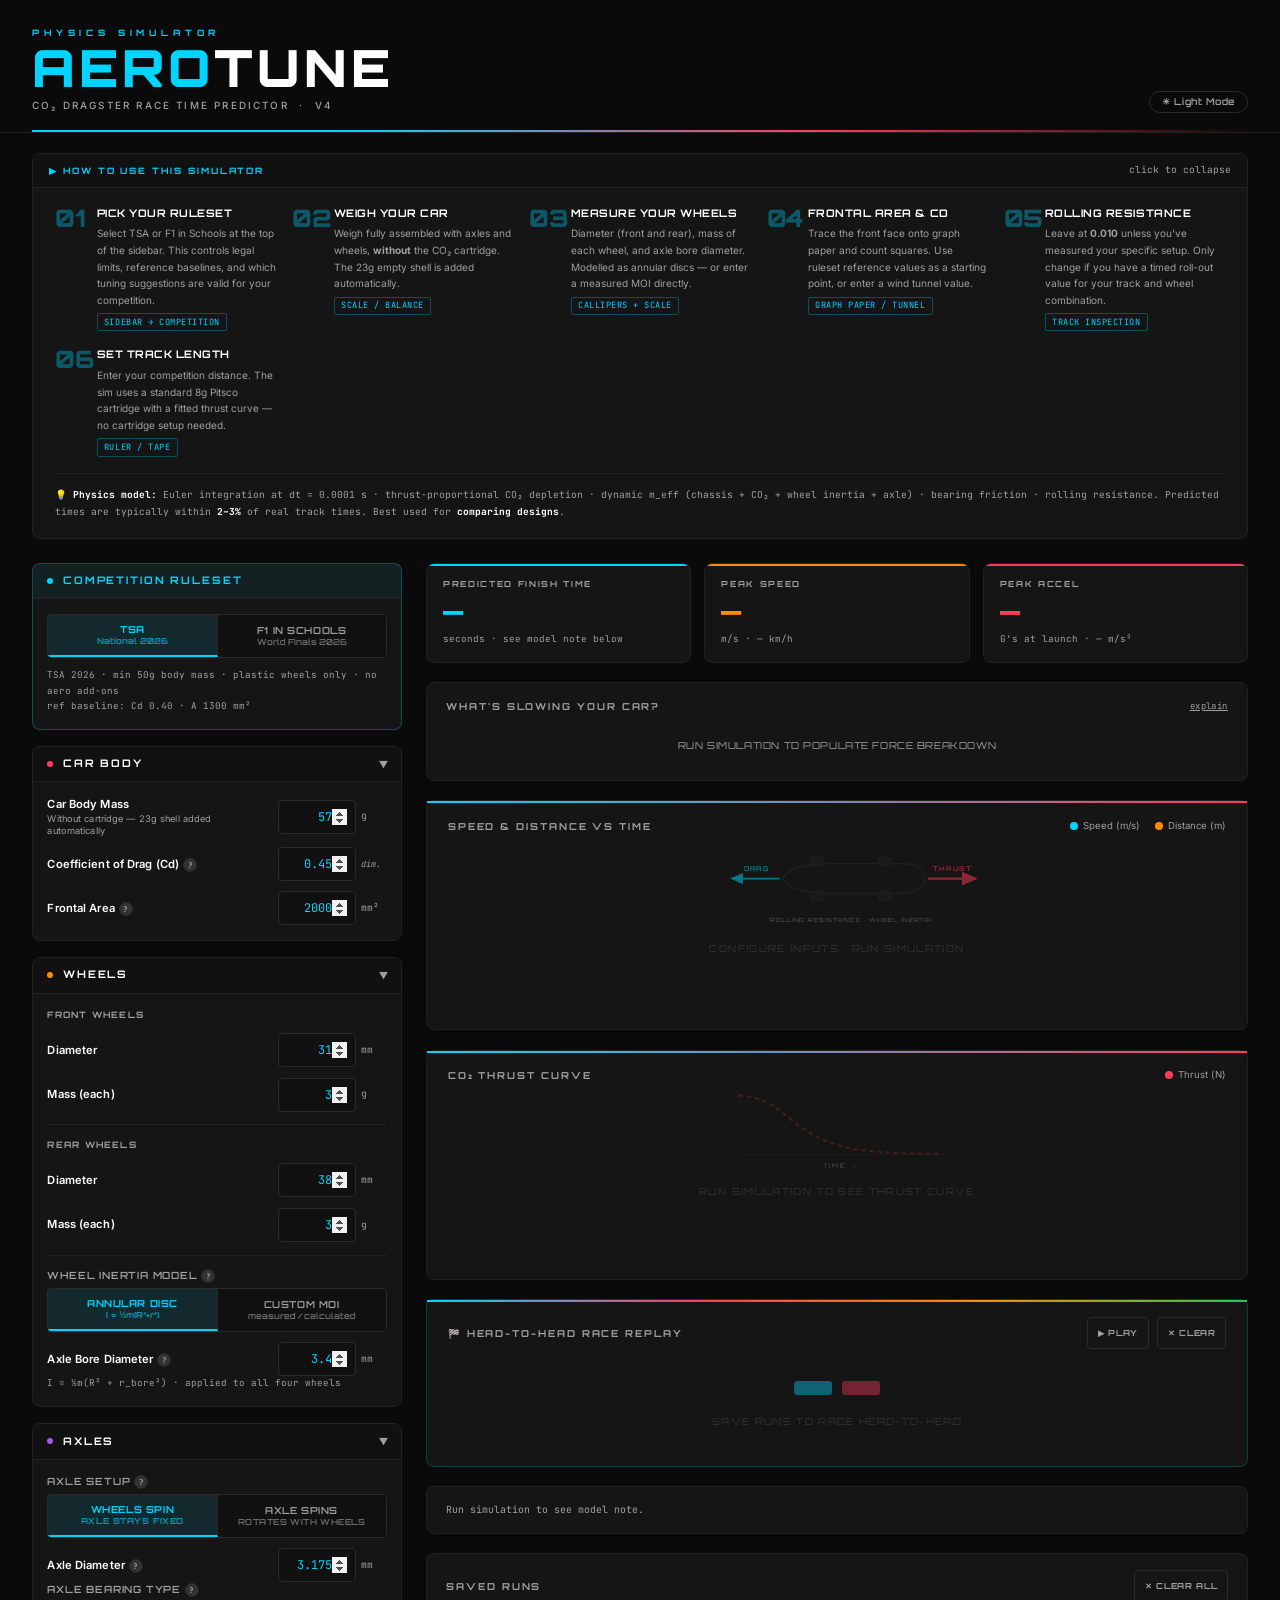
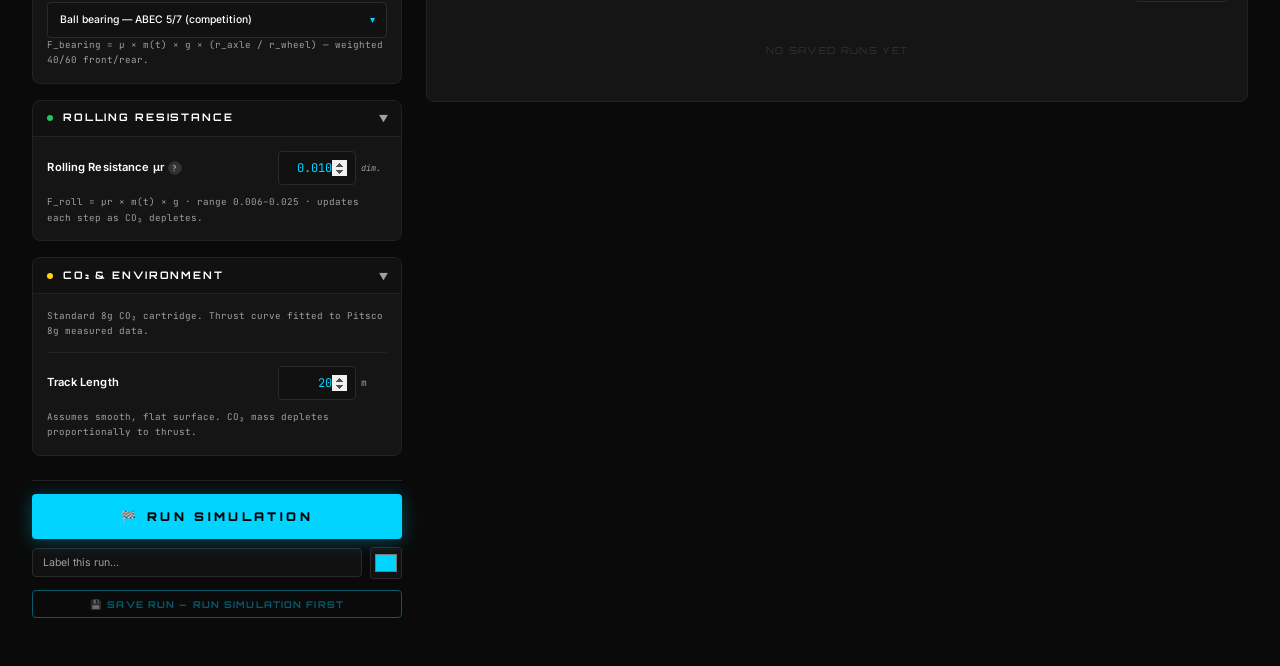
<file: index.html>
<!DOCTYPE html>
<html lang="en">
<head>
  <meta charset="UTF-8">
  <meta name="viewport" content="width=device-width, initial-scale=1.0, maximum-scale=1.0">
  <title>AeroTune — CO₂ Dragster Race Time Predictor</title>
  <meta name="description" content="Physics-based CO₂ dragster simulator for F1 in Schools and TSA competitors.">
  <link rel="canonical" href="https://JP7000.github.io/AeroTune">
  <meta property="og:title" content="AeroTune — CO₂ Dragster Race Time Predictor">
  <meta property="og:description" content="Physics-based CO₂ dragster simulator for F1 in Schools and TSA competitors.">
  <meta property="og:type" content="website">
  <meta property="og:url" content="https://JP7000.github.io/AeroTune">

  <script async src="https://www.googletagmanager.com/gtag/js?id=G-X3VV5XXW72"></script>
  <script>
    window.dataLayer=window.dataLayer||[];
    function gtag(){dataLayer.push(arguments);}
    gtag('js',new Date()); gtag('config','G-X3VV5XXW72');
  </script>
  <meta name="google-site-verification" content="DekrRBbofhLB_k5p50McFN2pv17AHm0qP8BRPqkTiJ0">

  <link rel="preconnect" href="https://fonts.googleapis.com">
  <link rel="preconnect" href="https://fonts.gstatic.com" crossorigin>
  <link href="https://fonts.googleapis.com/css2?family=Orbitron:wght@400;600;700;900&family=Inter:wght@400;500;600&family=JetBrains+Mono:wght@400;500&display=swap" rel="stylesheet">
  <link rel="stylesheet" href="style.css">
</head>
<body>

<!-- ════════ HEADER ════════ -->
<header class="header">
  <div class="header-inner">
    <div class="logo">
      <div class="logo-eyebrow">Physics Simulator</div>
      <div class="logo-title"><span class="logo-aero">AERO</span>TUNE</div>
      <div class="logo-sub">CO₂ Dragster Race Time Predictor &nbsp;·&nbsp; v4</div>
    </div>
    <button class="theme-toggle" id="theme-btn" onclick="toggleTheme()">☀ Light Mode</button>
  </div>
  <div class="header-stripe" aria-hidden="true"></div>
</header>

<!-- ════════ ONBOARDING ════════ -->
<section class="onboard">
  <div class="onboard-inner">
    <div class="onboard-header" onclick="toggleOnboard(this)" role="button" aria-expanded="true">
      <div class="onboard-tag">▶ How to use this simulator</div>
      <div class="onboard-toggle" id="onboard-toggle-label">click to collapse</div>
    </div>
    <div class="onboard-body" id="onboard-body">
      <div class="step">
        <div class="step-num">01</div>
        <div class="step-content">
          <div class="step-title">Pick your ruleset</div>
          <div class="step-desc">Select TSA or F1 in Schools at the top of the sidebar. This controls legal limits, reference baselines, and which tuning suggestions are valid for your competition.</div>
          <span class="step-tool">sidebar → competition</span>
        </div>
      </div>
      <div class="step">
        <div class="step-num">02</div>
        <div class="step-content">
          <div class="step-title">Weigh your car</div>
          <div class="step-desc">Weigh fully assembled with axles and wheels, <strong>without</strong> the CO₂ cartridge. The 23g empty shell is added automatically.</div>
          <span class="step-tool">scale / balance</span>
        </div>
      </div>
      <div class="step">
        <div class="step-num">03</div>
        <div class="step-content">
          <div class="step-title">Measure your wheels</div>
          <div class="step-desc">Diameter (front and rear), mass of each wheel, and axle bore diameter. Modelled as annular discs — or enter a measured MOI directly.</div>
          <span class="step-tool">callipers + scale</span>
        </div>
      </div>
      <div class="step">
        <div class="step-num">04</div>
        <div class="step-content">
          <div class="step-title">Frontal area &amp; Cd</div>
          <div class="step-desc">Trace the front face onto graph paper and count squares. Use ruleset reference values as a starting point, or enter a wind tunnel value.</div>
          <span class="step-tool">graph paper / tunnel</span>
        </div>
      </div>
      <div class="step">
        <div class="step-num">05</div>
        <div class="step-content">
          <div class="step-title">Rolling resistance</div>
          <div class="step-desc">Leave at <strong>0.010</strong> unless you've measured your specific setup. Only change if you have a timed roll-out value for your track and wheel combination.</div>
          <span class="step-tool">track inspection</span>
        </div>
      </div>
      <div class="step">
        <div class="step-num">06</div>
        <div class="step-content">
          <div class="step-title">Set track length</div>
          <div class="step-desc">Enter your competition distance. The sim uses a standard 8g Pitsco cartridge with a fitted thrust curve — no cartridge setup needed.</div>
          <span class="step-tool">ruler / tape</span>
        </div>
      </div>
      <div class="onboard-note">
        💡 <strong style="color:var(--text)">Physics model:</strong>
        Euler integration at dt = 0.0001 s · thrust-proportional CO₂ depletion ·
        dynamic m_eff (chassis + CO₂ + wheel inertia + axle) · bearing friction ·
        rolling resistance. Predicted times are typically within
        <strong style="color:var(--text)">2–3%</strong> of real track times.
        Best used for <strong style="color:var(--text)">comparing designs</strong>.
      </div>
    </div>
  </div>
</section>

<!-- ════════ APP LAYOUT ════════ -->
<div class="app">

  <!-- ══ SIDEBAR ══ -->
  <aside class="sidebar">

    <!-- Competition Ruleset — always visible, no collapse -->
    <div class="section-card" style="border-color:rgba(0,212,255,.3);">
      <div class="section-header" style="cursor:default;pointer-events:none;background:rgba(0,212,255,.06);">
        <div class="section-dot" style="background:var(--accent)"></div>
        <div class="section-title" style="color:var(--accent);">Competition Ruleset</div>
      </div>
      <div class="section-body">
        <div class="pill-group" role="group" aria-label="Competition ruleset">
          <button class="pill-opt active" data-target="competition" data-value="tsa" onclick="setPill(this); onCompetitionChange()">
            TSA<br><span style="font-size:.52rem;opacity:.65;text-transform:none;letter-spacing:0;">National 2026</span>
          </button>
          <button class="pill-opt" data-target="competition" data-value="f1is" onclick="setPill(this); onCompetitionChange()">
            F1 in Schools<br><span style="font-size:.52rem;opacity:.65;text-transform:none;letter-spacing:0;">World Finals 2026</span>
          </button>
        </div>
        <input type="hidden" id="competition" value="tsa">
        <div class="input-note" id="comp-note">
          TSA 2026 · min 50g body mass · plastic wheels only · no aero add-ons<br>
          ref baseline: Cd 0.40 · A 1300 mm²
        </div>
      </div>
    </div>

    <!-- Car Body -->
    <div class="section-card">
      <div class="section-header" onclick="toggleSection(this)">
        <div class="section-dot" style="background:var(--red)"></div>
        <div class="section-title">Car Body</div>
        <div class="section-arrow open" aria-hidden="true">▶</div>
      </div>
      <div class="section-body">
        <div class="input-row">
          <label for="mass">Car Body Mass<span>Without cartridge — 23g shell added automatically</span></label>
          <div class="input-wrap">
            <input type="number" id="mass" value="57" min="10" max="500" step="0.5">
            <span class="unit">g</span>
          </div>
        </div>
        <div class="input-row">
          <label for="cd-custom">Coefficient of Drag (Cd)<button class="tip-btn" onclick="toggleTip(this)" aria-label="Help">?</button></label>
          <div class="tip-box" role="tooltip">Cd measures how easily air flows around your car. Lower is faster. TSA reference baseline: 0.40. F1iS Infinitude reference baseline: 0.27.</div>
          <div class="input-wrap">
            <input type="number" id="cd-custom" value="0.45" min="0.05" max="1.5" step="0.01">
            <span class="unit" style="color:var(--muted);font-style:italic;font-size:.53rem;">dim.</span>
          </div>
        </div>
        <div class="input-row">
          <label for="frontal-override">Frontal Area<button class="tip-btn" onclick="toggleTip(this)" aria-label="Help">?</button></label>
          <div class="tip-box" role="tooltip">Cross-section area head-on. In Fusion 360: sketch on the front face, use Project to trace the outline, then check the sketch area in the bottom-right corner. TSA reference: 1300 mm². F1iS Infinitude reference: 1700 mm².</div>
          <div class="input-wrap">
            <input type="number" id="frontal-override" value="2000" min="100" max="10000" step="10">
            <span class="unit">mm²</span>
          </div>
        </div>
      </div>
    </div>

    <!-- Wheels -->
    <div class="section-card">
      <div class="section-header" onclick="toggleSection(this)">
        <div class="section-dot" style="background:var(--accent2)"></div>
        <div class="section-title">Wheels</div>
        <div class="section-arrow open" aria-hidden="true">▶</div>
      </div>
      <div class="section-body">
        <div class="subsection-label">Front Wheels</div>
        <div class="input-row">
          <label for="wf-dia">Diameter</label>
          <div class="input-wrap"><input type="number" id="wf-dia" value="31" min="5" max="80" step="0.5"><span class="unit">mm</span></div>
        </div>
        <div class="input-row">
          <label for="wf-mass">Mass (each)</label>
          <div class="input-wrap"><input type="number" id="wf-mass" value="3" min="0.1" max="30" step="0.1"><span class="unit">g</span></div>
        </div>
        <hr class="divider">
        <div class="subsection-label">Rear Wheels</div>
        <div class="input-row">
          <label for="wr-dia">Diameter</label>
          <div class="input-wrap"><input type="number" id="wr-dia" value="38" min="5" max="80" step="0.5"><span class="unit">mm</span></div>
        </div>
        <div class="input-row">
          <label for="wr-mass">Mass (each)</label>
          <div class="input-wrap"><input type="number" id="wr-mass" value="3" min="0.1" max="30" step="0.1"><span class="unit">g</span></div>
        </div>
        <hr class="divider">
        <div class="input-full">
          <label>Wheel Inertia Model<button class="tip-btn" onclick="toggleTip(this)" aria-label="Help">?</button></label>
          <div class="tip-box" role="tooltip">Annular disc calculates MOI from geometry. Custom MOI is more accurate for spoked or non-uniform wheels.</div>
          <div class="pill-group" role="group" aria-label="Wheel inertia model">
            <button class="pill-opt active" data-target="wheel-mode" data-value="annular" onclick="setPill(this); toggleWheelMode()">
              Annular Disc<br><span style="font-size:.52rem;opacity:.65;text-transform:none;letter-spacing:0;">I = ½m(R²+r²)</span>
            </button>
            <button class="pill-opt" data-target="wheel-mode" data-value="moi" onclick="setPill(this); toggleWheelMode()">
              Custom MOI<br><span style="font-size:.52rem;opacity:.65;text-transform:none;letter-spacing:0;">measured / calculated</span>
            </button>
          </div>
          <input type="hidden" id="wheel-mode" value="annular">
        </div>
        <div id="annular-opts">
          <div class="input-row">
            <label for="bore-dia">Axle Bore Diameter<button class="tip-btn" onclick="toggleTip(this)" aria-label="Help">?</button></label>
            <div class="tip-box" role="tooltip">Diameter of the hole through the centre of each wheel. I = ½m(R_outer² + R_bore²). Typical 1/8″ axle → bore ≈ 3.2–3.5 mm.</div>
            <div class="input-wrap"><input type="number" id="bore-dia" value="3.4" min="0.5" max="15" step="0.05"><span class="unit">mm</span></div>
          </div>
          <div class="input-note">I = ½m(R² + r_bore²) · applied to all four wheels</div>
        </div>
        <div id="moi-opts" style="display:none;">
          <div class="moi-unit-row">
            <span class="moi-unit-label">Units</span>
            <div class="moi-unit-toggle">
              <button id="moi-btn-gcm2" onclick="setMoiUnit('gcm2')" style="background:rgba(0,212,255,0.18);color:var(--accent);font-weight:700;">g·cm²</button>
              <button id="moi-btn-kgm2" onclick="setMoiUnit('kgm2')" style="background:var(--surface);color:var(--muted);font-weight:400;">kg·m²</button>
            </div>
          </div>
          <div class="input-row">
            <label for="moi-front">Front Wheel MOI<span>per wheel</span></label>
            <div class="input-wrap"><input type="number" id="moi-front" value="0.5" min="0.0001" max="100000" step="0.01"><span class="unit" id="moi-unit-lbl">g·cm²</span></div>
          </div>
          <div class="input-row">
            <label for="moi-rear">Rear Wheel MOI<span>per wheel</span></label>
            <div class="input-wrap"><input type="number" id="moi-rear" value="0.8" min="0.0001" max="100000" step="0.01"><span class="unit" id="moi-unit-lbl2">g·cm²</span></div>
          </div>
          <div class="input-note">m_rot_eff = 2·I_F/r_F² + 2·I_R/r_R² · diameters still required</div>
        </div>
      </div>
    </div>

    <!-- Axles -->
    <div class="section-card">
      <div class="section-header" onclick="toggleSection(this)">
        <div class="section-dot" style="background:var(--purple)"></div>
        <div class="section-title">Axles</div>
        <div class="section-arrow open" aria-hidden="true">▶</div>
      </div>
      <div class="section-body">
        <div class="input-full">
          <label>Axle Setup<button class="tip-btn" onclick="toggleTip(this)" aria-label="Help">?</button></label>
          <div class="tip-box" role="tooltip">
            <strong>Wheels spin / axle fixed:</strong> Standard. Axle press-fit into body — only wheels spin.<br><br>
            <strong>Axle spins with wheels:</strong> Both wheel and axle inertia overcome at launch. I = ½mr².
          </div>
          <div class="pill-group" role="group" aria-label="Axle setup">
            <button class="pill-opt active" data-target="axle-setup" data-value="static" onclick="setPill(this); updateAxleSetup()">
              Wheels spin<br><span style="font-size:.52rem;opacity:.65;">axle stays fixed</span>
            </button>
            <button class="pill-opt" data-target="axle-setup" data-value="dynamic" onclick="setPill(this); updateAxleSetup()">
              Axle spins<br><span style="font-size:.52rem;opacity:.65;">rotates with wheels</span>
            </button>
          </div>
          <input type="hidden" id="axle-setup" value="static">
        </div>
        <div id="axle-static-opts">
          <div class="input-row">
            <label for="axle-dia-static">Axle Diameter<button class="tip-btn" onclick="toggleTip(this)" aria-label="Help">?</button></label>
            <div class="tip-box" role="tooltip">Outside diameter of the steel axle. Standard 1/8" = 3.175 mm. Used to calculate bearing friction: F = μ × m × g × (r_axle / r_wheel).</div>
            <div class="input-wrap"><input type="number" id="axle-dia-static" value="3.175" min="1" max="10" step="0.025"><span class="unit">mm</span></div>
          </div>
          <div class="input-full">
            <label>Axle Bearing Type<button class="tip-btn" onclick="toggleTip(this)" aria-label="Help">?</button></label>
            <div class="tip-box" role="tooltip">Competition cars use ball bearings pressed into the wheel hub. The wheel spins around the fixed axle with the bearing inner race on the axle surface.</div>
            <div class="styled-select-wrap">
              <select id="mu-bore-preset" class="styled-select" onchange="applyMuBorePreset()">
                <option value="0.001">Ball bearing — ABEC 5/7 (competition)</option>
                <option value="0.003">Ball bearing — standard</option>
                <option value="0.005">Needle bearing</option>
                <option value="0.06">Flanged brass bushing</option>
                <option value="0.08">Brass bushing</option>
                <option value="0.15">PLA bore — wax / petroleum jelly</option>
                <option value="0.10">PLA bore — graphite</option>
                <option value="0.25">PLA bore — dry (no bearing)</option>
                <option value="custom">Custom μ…</option>
              </select>
            </div>
          </div>
          <div class="input-row" id="mu-bore-custom-row" style="display:none;">
            <label for="mu-bore-custom">Custom μ_bearing</label>
            <div class="input-wrap"><input type="number" id="mu-bore-custom" value="0.003" min="0.0001" max="1.0" step="0.001" oninput="syncCustomMuBore()"></div>
          </div>
          <input type="hidden" id="mu-bore" value="0.001">
          <div class="input-note">F_bearing = μ × m(t) × g × (r_axle / r_wheel) — weighted 40/60 front/rear.</div>
        </div>
        <div id="axle-dynamic-opts" style="display:none;">
          <div class="input-note" style="margin-bottom:.45rem;">Axle rotates with wheels — no bore sliding friction. Inertia penalty plus body bearing friction where the axle sits in the car body.</div>
          <div class="input-row">
            <label for="axle-dia">Axle Diameter<button class="tip-btn" onclick="toggleTip(this)" aria-label="Help">?</button></label>
            <div class="tip-box" role="tooltip">Outside diameter of the spinning axle. Standard 1/8" = 3.175 mm.</div>
            <div class="input-wrap"><input type="number" id="axle-dia" value="3.175" min="1" max="10" step="0.025"><span class="unit">mm</span></div>
          </div>
          <div class="input-row">
            <label for="axle-mass">Axle Mass<span>one axle</span></label>
            <div class="input-wrap"><input type="number" id="axle-mass" value="4.0" min="0.5" max="30" step="0.1"><span class="unit">g</span></div>
          </div>
          <div class="input-full">
            <label>Body Bearing Lubrication<button class="tip-btn" onclick="toggleTip(this)" aria-label="Help">?</button></label>
            <div class="tip-box" role="tooltip">Steel axle spinning in PLA body pocket. F = μ × m(t) × g × (r_axle / r_wheel), weighted 40/60 front/rear.</div>
            <div class="styled-select-wrap">
              <select id="mu-body-preset" class="styled-select" onchange="applyMuBodyPreset()">
                <option value="0.25">Steel on PLA — dry</option>
                <option value="0.10">Steel on PLA — graphite</option>
                <option value="0.15">Steel on PLA — wax</option>
                <option value="custom">Custom μ…</option>
              </select>
            </div>
          </div>
          <div class="input-row" id="mu-body-custom-row" style="display:none;">
            <label for="mu-body-custom">Custom μ_body</label>
            <div class="input-wrap"><input type="number" id="mu-body-custom" value="0.25" min="0.01" max="1.0" step="0.01" oninput="syncCustomMuBody()"></div>
          </div>
          <input type="hidden" id="mu-body" value="0.25">
          <div class="input-note">F_body = μ × m(t) × g × (r_axle / r_wheel) — weighted 40/60 front/rear.</div>
        </div>
      </div>
    </div>

    <!-- Rolling Resistance -->
    <div class="section-card">
      <div class="section-header" onclick="toggleSection(this)">
        <div class="section-dot" style="background:var(--green)"></div>
        <div class="section-title">Rolling Resistance</div>
        <div class="section-arrow open" aria-hidden="true">▶</div>
      </div>
      <div class="section-body">
        <div class="input-row">
          <label for="mu-r-direct">Rolling Resistance μr<button class="tip-btn" onclick="toggleTip(this)" aria-label="Help">?</button></label>
          <div class="tip-box" role="tooltip">Dimensionless rolling resistance coefficient. Typical values: 0.008 (urethane/aluminium) · 0.010 (plastic/aluminium) · 0.013 (plastic/wood) · 0.018 (plastic/jointed metal). Leave at default unless you have measured data.</div>
          <div class="input-wrap">
            <input type="number" id="mu-r-direct" value="0.010" min="0.001" max="0.1" step="0.001"
                   oninput="document.getElementById('mu-r').value=this.value">
            <span class="unit" style="color:var(--muted);font-style:italic;font-size:.53rem;">dim.</span>
          </div>
        </div>
        <input type="hidden" id="mu-r" value="0.010">
        <div class="input-note">F_roll = μr × m(t) × g · range 0.006–0.025 · updates each step as CO₂ depletes.</div>
      </div>
    </div>

    <!-- CO₂ & Environment -->
    <div class="section-card">
      <div class="section-header" onclick="toggleSection(this)">
        <div class="section-dot" style="background:var(--yellow)"></div>
        <div class="section-title">CO₂ &amp; Environment</div>
        <div class="section-arrow open" aria-hidden="true">▶</div>
      </div>
      <div class="section-body">
        <div class="input-note">Standard 8g CO₂ cartridge. Thrust curve fitted to Pitsco 8g measured data.</div>
        <input type="hidden" id="co2-F0"  value="9.2">
        <input type="hidden" id="co2-tau" value="0.21">
        <input type="hidden" id="co2-dur" value="0.5">
        <hr class="divider">
        <div class="input-row">
          <label for="track">Track Length</label>
          <div class="input-wrap"><input type="number" id="track" value="20" min="5" max="100" step="0.5"><span class="unit">m</span></div>
        </div>
        <div class="input-note">Assumes smooth, flat surface. CO₂ mass depletes proportionally to thrust.</div>
      </div>
    </div>

    <!-- Sticky run bar -->
    <div class="sidebar-sticky">
      <div id="validation-banner" role="alert" aria-live="polite"></div>
      <button class="run-btn" onclick="runSim()">🏁 RUN SIMULATION</button>
      <div class="save-bar">
        <div style="display:flex;gap:.5rem;align-items:center;width:100%;">
          <input type="text" id="run-label" placeholder="Label this run…" class="save-input" aria-label="Run label">
          <input type="color" id="run-colour" value="#00D4FF" title="Pick run colour" aria-label="Run colour"
                 style="width:32px;height:32px;padding:2px;border:1px solid var(--border2);border-radius:3px;background:var(--surface);cursor:pointer;flex-shrink:0;">
        </div>
        <button class="save-btn" id="save-btn" onclick="saveRun()"
                style="width:100%;margin-top:.35rem;opacity:.4;cursor:not-allowed;" disabled>
          💾 Save Run — run simulation first
        </button>
      </div>
    </div>

  </aside>

  <!-- ══ MAIN ══ -->
  <main class="main">

    <!-- Result cards -->
    <div class="results-grid">
      <div class="result-card rc-blue">
        <div class="result-label">Predicted Finish Time</div>
        <div style="display:flex;align-items:baseline;gap:.55rem;">
          <div class="result-value" id="r-time">—</div>
          <div id="r-delta" style="display:none;font-family:var(--font-mono);font-size:.75rem;font-weight:700;padding:.12rem .38rem;border-radius:3px;" aria-live="polite"></div>
        </div>
        <div class="result-unit">seconds · see model note below</div>
      </div>
      <div class="result-card rc-amber">
        <div class="result-label">Peak Speed</div>
        <div class="result-value" id="r-speed">—</div>
        <div class="result-unit">m/s · <span id="r-kmh">—</span> km/h</div>
      </div>
      <div class="result-card rc-red">
        <div class="result-label">Peak Accel</div>
        <div class="result-value" id="r-g">—</div>
        <div class="result-unit">G's at launch · <span id="r-ms2">—</span> m/s²</div>
      </div>
    </div>

    <!-- Forces breakdown -->
    <div class="breakdown-card" id="forces-card">
      <div class="breakdown-title" style="display:flex;justify-content:space-between;align-items:center;">
        <span>What's Slowing Your Car?</span>
        <button onclick="toggleForcesExplain()"
                style="font-size:.56rem;color:var(--muted);cursor:pointer;text-decoration:underline;font-family:var(--font-mono);font-weight:400;letter-spacing:.05em;text-transform:none;background:none;border:none;padding:0;"
                aria-expanded="false">explain</button>
      </div>
      <div id="forces-explain" style="display:none;font-size:.62rem;color:var(--muted);line-height:1.75;background:var(--surface);border-radius:3px;padding:.55rem .75rem;margin-bottom:.75rem;">
        <strong style="color:var(--text);font-weight:700;">At launch</strong> — air drag is zero. Resistance is entirely wheel spin-up inertia: F = m_rot_eff × a_launch.<br><br>
        <strong style="color:var(--text);font-weight:700;">At peak speed</strong> — air drag dominates, growing with v². This is the main force limiting your top speed.
      </div>
      <div id="forces-empty-state" style="font-size:.6rem;color:var(--muted);text-align:center;padding:.75rem 0;letter-spacing:.06em;font-family:var(--font-display);text-transform:uppercase;">
        Run simulation to populate force breakdown
      </div>
      <div id="forces-data" style="display:none;">
        <div class="forces-section-label">At Launch</div>
        <div class="breakdown-row">
          <div class="bd-label">Wheel Spin-up</div>
          <div class="bd-bar-wrap"><div class="bd-bar" id="bar-rot" style="background:var(--yellow);width:0%"></div></div>
          <div class="bd-val" id="val-rot">—</div>
        </div>
        <div class="forces-section-label" style="margin-top:.55rem;">At Peak Speed</div>
        <div class="breakdown-row">
          <div class="bd-label">Air Resistance</div>
          <div class="bd-bar-wrap"><div class="bd-bar" id="bar-aero" style="background:var(--accent);width:0%"></div></div>
          <div class="bd-val" id="val-aero">—</div>
        </div>
      </div>
    </div>

    <!-- Tune suggestions -->
    <div class="breakdown-card" id="tune-card" style="display:none;">
      <div class="breakdown-title" style="display:flex;justify-content:space-between;align-items:center;">
        <span>⚡ Tuning Opportunities</span>
        <span id="tune-deviation-badge" style="font-family:var(--font-mono);font-size:.62rem;font-weight:700;"></span>
      </div>
      <div class="tune-note" id="tune-note"></div>
      <div id="tune-warnings"></div>
      <div id="tune-list"></div>
      <div id="tune-footer" style="display:none;margin-top:.75rem;padding-top:.6rem;border-top:1px solid var(--border);font-size:.58rem;font-family:var(--font-mono);color:var(--muted);line-height:1.9;"></div>
    </div>

    <!-- Speed & Distance chart -->
    <div class="chart-card">
      <div class="chart-header">
        <div class="chart-title">Speed &amp; Distance vs Time</div>
        <div class="chart-legend" aria-label="Chart legend">
          <div class="legend-item"><div class="legend-dot" style="background:var(--accent)"></div>Speed (m/s)</div>
          <div class="legend-item"><div class="legend-dot" style="background:var(--accent2)"></div>Distance (m)</div>
        </div>
      </div>
      <div id="chart-empty" class="empty-state" aria-label="Run simulation to see chart">
        <svg viewBox="0 0 320 110" xmlns="http://www.w3.org/2000/svg" style="max-width:300px;width:90%;opacity:.5;" aria-hidden="true">
          <defs>
            <marker id="ah-thrust" markerWidth="7" markerHeight="6" refX="6" refY="3" orient="auto"><path d="M0,0 L7,3 L0,6 Z" fill="var(--red)"/></marker>
            <marker id="ah-drag" markerWidth="7" markerHeight="6" refX="6" refY="3" orient="auto"><path d="M0,0 L7,3 L0,6 Z" fill="var(--accent)"/></marker>
          </defs>
          <path d="M 102,55 C 108,43 132,39 160,39 L 228,39 C 246,39 254,47 254,55 C 254,63 246,71 228,71 L 160,71 C 132,71 108,67 102,55 Z" fill="var(--panel)" stroke="var(--border2)" stroke-width="1.5"/>
          <rect x="132" y="32" width="14" height="9" rx="2" fill="var(--border)" stroke="var(--border2)" stroke-width="1"/>
          <rect x="132" y="69" width="14" height="9" rx="2" fill="var(--border)" stroke="var(--border2)" stroke-width="1"/>
          <rect x="204" y="32" width="14" height="9" rx="2" fill="var(--border)" stroke="var(--border2)" stroke-width="1"/>
          <rect x="204" y="69" width="14" height="9" rx="2" fill="var(--border)" stroke="var(--border2)" stroke-width="1"/>
          <line x1="257" y1="55" x2="308" y2="55" stroke="var(--red)" stroke-width="2.5" marker-end="url(#ah-thrust)"/>
          <text x="283" y="47" font-family="'Orbitron',sans-serif" font-size="7" font-weight="700" fill="var(--red)" text-anchor="middle" letter-spacing="1.5">THRUST</text>
          <line x1="99" y1="55" x2="48" y2="55" stroke="var(--accent)" stroke-width="2" marker-end="url(#ah-drag)"/>
          <text x="74" y="47" font-family="'Orbitron',sans-serif" font-size="7" font-weight="700" fill="var(--accent)" text-anchor="middle" letter-spacing="1.5">DRAG</text>
          <text x="175" y="101" font-family="'Orbitron',sans-serif" font-size="6" fill="var(--muted)" text-anchor="middle" letter-spacing="1">ROLLING RESISTANCE · WHEEL INERTIA</text>
        </svg>
        <div class="empty-text">Configure inputs · Run simulation</div>
      </div>
      <canvas id="chart" style="display:none;height:210px;" aria-label="Speed and distance chart"></canvas>
    </div>

    <!-- Thrust curve -->
    <div class="chart-card" id="thrust-card">
      <div class="chart-header">
        <div class="chart-title">CO₂ Thrust Curve</div>
        <div class="chart-legend">
          <div class="legend-item"><div class="legend-dot" style="background:var(--red)"></div>Thrust (N)</div>
        </div>
      </div>
      <div id="thrust-empty" class="empty-state" aria-label="Run simulation to see thrust curve">
        <svg viewBox="0 0 280 100" xmlns="http://www.w3.org/2000/svg" style="max-width:250px;width:90%;opacity:.45;" aria-hidden="true">
          <line x1="30" y1="10" x2="30" y2="80" stroke="var(--border2)" stroke-width="1"/>
          <line x1="30" y1="80" x2="260" y2="80" stroke="var(--border2)" stroke-width="1"/>
          <path d="M 30,14 C 55,15 72,26 92,44 C 112,60 135,69 158,74 C 180,77 205,79 240,79 L 258,79" stroke="var(--red)" stroke-width="2" fill="none" stroke-dasharray="5,4" opacity=".5"/>
          <text x="144" y="95" font-family="'Orbitron',sans-serif" font-size="7" fill="var(--muted)" text-anchor="middle" letter-spacing="2">TIME →</text>
        </svg>
        <div class="empty-text">Run simulation to see thrust curve</div>
      </div>
      <canvas id="thrust-chart" style="display:none" aria-label="CO₂ thrust curve chart"></canvas>
    </div>

    <!-- Head-to-head replay -->
    <div class="chart-card" id="replay-card">
      <div class="chart-header">
        <div class="chart-title">🏁 Head-to-Head Race Replay</div>
        <div style="display:flex;gap:.55rem;align-items:center;">
          <div id="replay-time-display" style="display:flex;flex-direction:column;gap:.18rem;align-items:flex-end;" aria-live="polite"></div>
          <button class="mini-btn" id="replay-btn" onclick="startReplay()">▶ Play</button>
          <button class="mini-btn danger" onclick="clearAllRuns()">✕ Clear</button>
        </div>
      </div>
      <div id="replay-empty" class="empty-state">
        <div style="display:flex;gap:10px;align-items:center;margin-bottom:.45rem;" aria-hidden="true">
          <div style="width:38px;height:14px;border-radius:3px;background:var(--accent);opacity:.4;"></div>
          <div style="width:38px;height:14px;border-radius:3px;background:var(--red);opacity:.4;"></div>
        </div>
        <div class="empty-text">Save runs to race head-to-head</div>
      </div>
      <canvas id="replay-canvas" height="90" style="display:none;width:100%;border-radius:4px;" aria-label="Race replay animation"></canvas>
      <div id="replay-runs-legend" style="display:flex;gap:.9rem;flex-wrap:wrap;margin-top:.55rem;" aria-label="Run legend"></div>
    </div>

    <!-- Model note -->
    <div class="range-card" id="range-card">
      <div class="range-note" id="range-note" style="color:var(--muted);">Run simulation to see model note.</div>
    </div>

    <!-- Saved runs -->
    <div class="breakdown-card" id="saved-runs-card">
      <div class="breakdown-title" style="display:flex;justify-content:space-between;align-items:center;">
        <span>Saved Runs</span>
        <button class="mini-btn danger" onclick="clearAllRuns()">✕ Clear All</button>
      </div>
      <div id="saved-runs-list">
        <div class="empty-state" id="saved-runs-empty" style="position:relative;height:70px;">
          <div class="empty-text">No saved runs yet</div>
        </div>
      </div>
      <div id="time-chart-wrap" style="display:none;margin-top:.9rem;">
        <div style="font-family:var(--font-display);font-size:.52rem;letter-spacing:.18em;color:var(--muted);text-transform:uppercase;margin-bottom:.45rem;font-weight:600;">Finish Time Comparison</div>
        <canvas id="time-chart" aria-label="Finish time comparison chart"></canvas>
      </div>
    </div>

  </main>
</div>

<script src="physics.js?v=tc-099"></script>
<script src="optimizer.js"></script>
<script src="ui.js"></script>
</body>
</html>
</file>
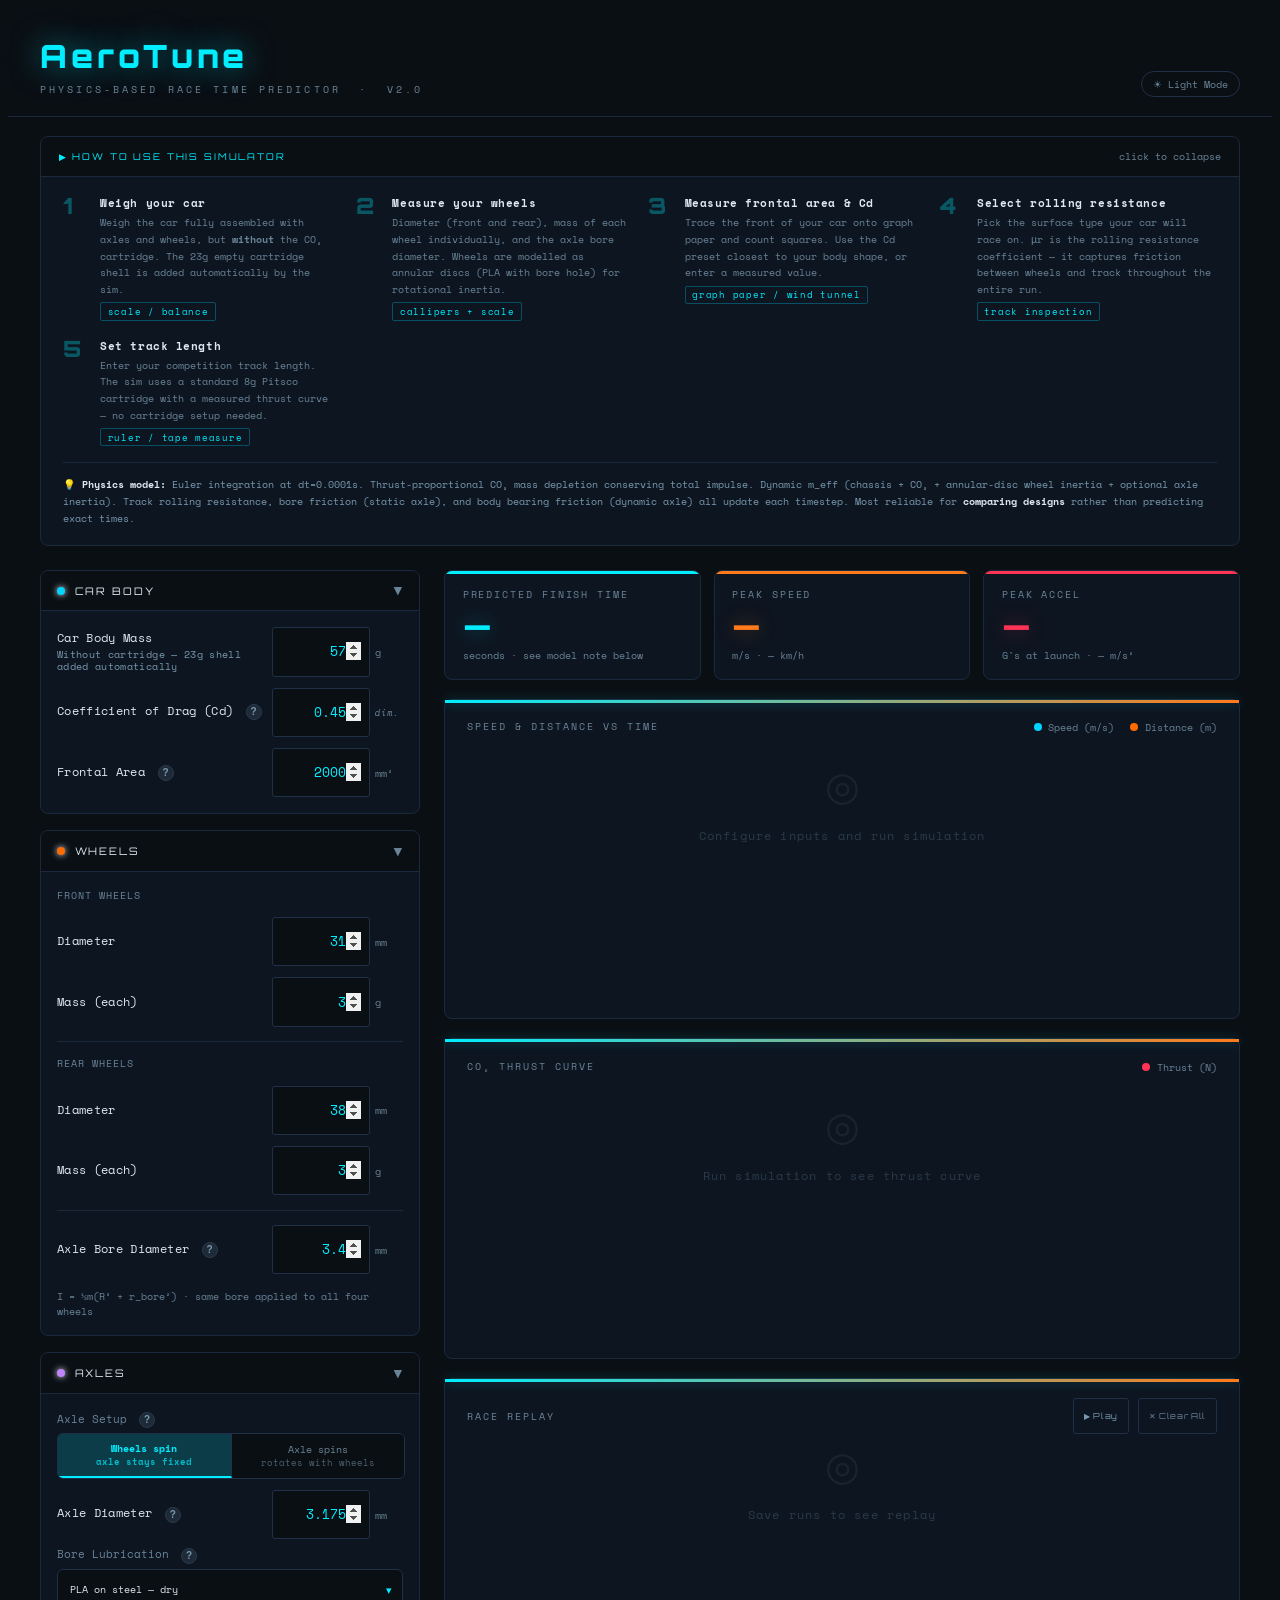
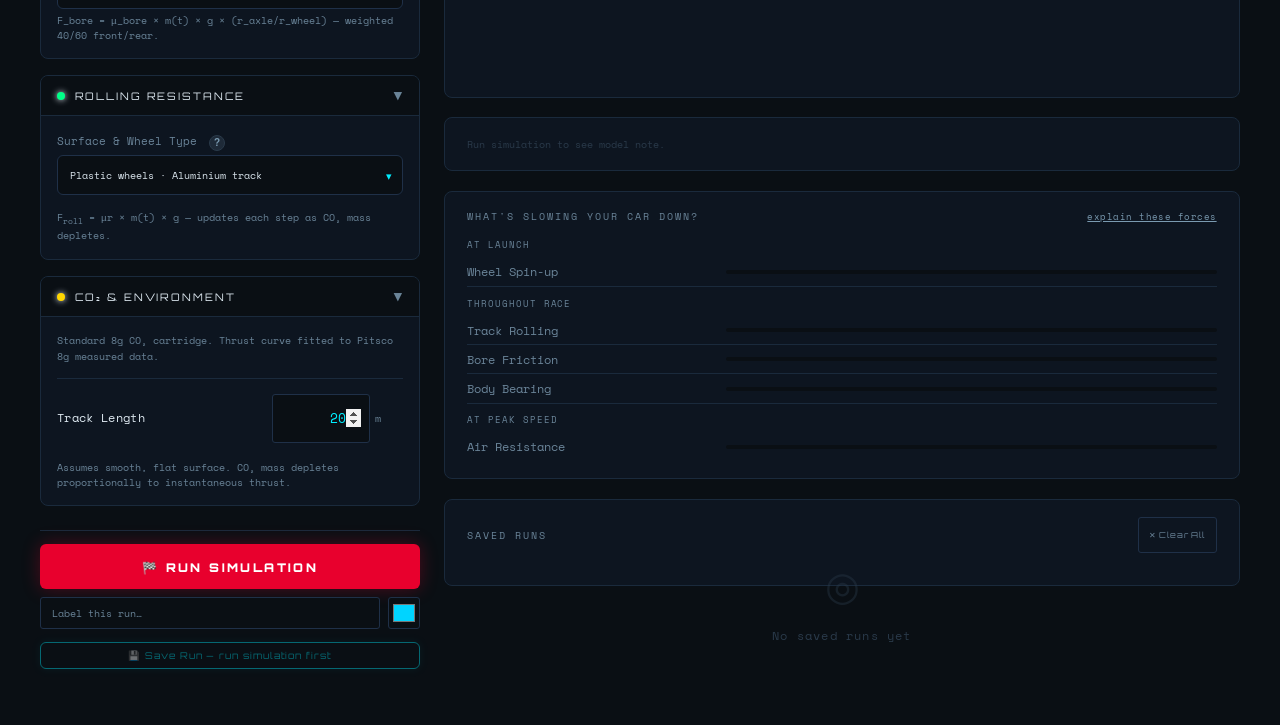
<file: AeroTune/index.html>
<!DOCTYPE html>
<html lang="en">
<head>
  <meta charset="UTF-8">
  <meta name="viewport" content="width=device-width, initial-scale=1.0, maximum-scale=1.0">
  <title>AeroTune</title>
  <meta name="description" content="Physics-based CO2 dragster simulator that models aerodynamics, mass, friction, and velocity to predict race performance.">
  <meta name="keywords" content="CO2 dragster, dragster simulator, physics simulation, aerodynamics, engineering project">
  <meta property="og:title" content="AeroTune">
  <meta property="og:description" content="Physics-based CO2 dragster simulator that models aerodynamics, mass, friction, and velocity to predict race performance.">
  <meta property="og:type" content="website">
  <meta property="og:url" content="https://JP7000.github.io/AeroTune">
  <link rel="canonical" href="https://JP7000.github.io/AeroTune">

  <!-- Google Analytics -->
  <script async src="https://www.googletagmanager.com/gtag/js?id=G-X3VV5XXW72"></script>
  <script>
    window.dataLayer = window.dataLayer || [];
    function gtag(){dataLayer.push(arguments);}
    gtag('js', new Date());
    gtag('config', 'G-X3VV5XXW72');
  </script>
  <meta name="google-site-verification" content="DekrRBbofhLB_k5p50McFN2pv17AHm0qP8BRPqkTiJ0" />

  <link rel="stylesheet" href="style.css">
</head>
<body>

<div class="header">
  <div class="header-inner">
    <div class="logo">
      <div class="logo-title">AeroTune</div>
      <div class="logo-sub">Physics-Based Race Time Predictor &nbsp;·&nbsp; v2.0</div>
    </div>
    <button class="theme-toggle" onclick="toggleTheme()" id="theme-btn">☀ Light Mode</button>
  </div>
</div>

<div class="onboard">
  <div class="onboard-inner">
    <div class="onboard-header" onclick="toggleOnboard(this)">
      <div class="onboard-tag">▶ How to use this simulator</div>
      <div class="onboard-toggle" id="onboard-toggle-label">click to collapse</div>
    </div>
    <div class="onboard-body" id="onboard-body">
      <div class="step">
        <div class="step-num">1</div>
        <div class="step-content">
          <div class="step-title">Weigh your car</div>
          <div class="step-desc">Weigh the car fully assembled with axles and wheels, but <strong>without</strong> the CO₂ cartridge. The 23g empty cartridge shell is added automatically by the sim.</div>
          <span class="step-tool">scale / balance</span>
        </div>
      </div>
      <div class="step">
        <div class="step-num">2</div>
        <div class="step-content">
          <div class="step-title">Measure your wheels</div>
          <div class="step-desc">Diameter (front and rear), mass of each wheel individually, and the axle bore diameter. Wheels are modelled as annular discs (PLA with bore hole) for rotational inertia.</div>
          <span class="step-tool">callipers + scale</span>
        </div>
      </div>
      <div class="step">
        <div class="step-num">3</div>
        <div class="step-content">
          <div class="step-title">Measure frontal area &amp; Cd</div>
          <div class="step-desc">Trace the front of your car onto graph paper and count squares. Use the Cd preset closest to your body shape, or enter a measured value.</div>
          <span class="step-tool">graph paper / wind tunnel</span>
        </div>
      </div>
      <div class="step">
        <div class="step-num">4</div>
        <div class="step-content">
          <div class="step-title">Select rolling resistance</div>
          <div class="step-desc">Pick the surface type your car will race on. μr is the rolling resistance coefficient — it captures friction between wheels and track throughout the entire run.</div>
          <span class="step-tool">track inspection</span>
        </div>
      </div>
      <div class="step">
        <div class="step-num">5</div>
        <div class="step-content">
          <div class="step-title">Set track length</div>
          <div class="step-desc">Enter your competition track length. The sim uses a standard 8g Pitsco cartridge with a measured thrust curve — no cartridge setup needed.</div>
          <span class="step-tool">ruler / tape measure</span>
        </div>
      </div>
      <div class="onboard-note">
        💡 <strong style="color:var(--text)">Physics model:</strong> Euler integration at dt=0.0001s. Thrust-proportional CO₂ mass depletion conserving total impulse. Dynamic m_eff (chassis + CO₂ + annular-disc wheel inertia + optional axle inertia). Track rolling resistance, bore friction (static axle), and body bearing friction (dynamic axle) all update each timestep. Most reliable for <strong style="color:var(--text)">comparing designs</strong> rather than predicting exact times.
      </div>
    </div>
  </div>
</div>

<div class="app">

  <!-- ══════════════ SIDEBAR ══════════════ -->
  <div class="sidebar">

    <!-- Car Body -->
    <div class="section-card">
      <div class="section-header" onclick="toggleSection(this)">
        <div class="section-dot" style="background:#00d4ff"></div>
        <div class="section-title">Car Body</div>
        <div class="section-arrow open">▶</div>
      </div>
      <div class="section-body">
        <div class="input-row">
          <label>Car Body Mass <span>Without cartridge — 23g shell added automatically</span></label>
          <div class="input-wrap"><input type="number" id="mass" value="57" min="10" max="500" step="0.5"><span class="unit">g</span></div>
        </div>
        <div class="input-row">
          <label>Coefficient of Drag (Cd) <button class="tip-btn" onclick="toggleTip(this)">?</button></label>
          <div class="tip-box">Cd measures how easily air flows around your car. Lower is faster. Most CO₂ dragsters with exposed wheels fall between 0.4 and 0.6.</div>
          <div class="input-wrap"><input type="number" id="cd-custom" value="0.45" min="0.05" max="1.5" step="0.01"><span class="unit" style="color:var(--muted);font-style:italic;font-size:.55rem;">dim.</span></div>
        </div>
        <div class="input-row">
          <label>Frontal Area <button class="tip-btn" onclick="toggleTip(this)">?</button></label>
          <div class="tip-box">Cross-section area head-on. In Fusion 360: sketch on the front face, use Project to trace the outline, then check the sketch area in the bottom-right corner.</div>
          <div class="input-wrap"><input type="number" id="frontal-override" value="2000" min="100" max="10000" step="10"><span class="unit">mm²</span></div>
        </div>
      </div>
    </div>

    <!-- Wheels -->
    <div class="section-card">
      <div class="section-header" onclick="toggleSection(this)">
        <div class="section-dot" style="background:#ff6b00"></div>
        <div class="section-title">Wheels</div>
        <div class="section-arrow open">▶</div>
      </div>
      <div class="section-body">
        <div style="font-size:.62rem;color:var(--muted);letter-spacing:.1em;text-transform:uppercase;margin-bottom:.2rem;">Front Wheels</div>
        <div class="input-row">
          <label>Diameter</label>
          <div class="input-wrap"><input type="number" id="wf-dia" value="31" min="5" max="80" step="0.5"><span class="unit">mm</span></div>
        </div>
        <div class="input-row">
          <label>Mass (each)</label>
          <div class="input-wrap"><input type="number" id="wf-mass" value="3" min="0.1" max="30" step="0.1"><span class="unit">g</span></div>
        </div>
        <hr class="divider">
        <div style="font-size:.62rem;color:var(--muted);letter-spacing:.1em;text-transform:uppercase;margin-bottom:.2rem;">Rear Wheels</div>
        <div class="input-row">
          <label>Diameter</label>
          <div class="input-wrap"><input type="number" id="wr-dia" value="38" min="5" max="80" step="0.5"><span class="unit">mm</span></div>
        </div>
        <div class="input-row">
          <label>Mass (each)</label>
          <div class="input-wrap"><input type="number" id="wr-mass" value="3" min="0.1" max="30" step="0.1"><span class="unit">g</span></div>
        </div>
        <hr class="divider">
        <div class="input-row">
          <label>Axle Bore Diameter <button class="tip-btn" onclick="toggleTip(this)">?</button></label>
          <div class="tip-box">The diameter of the hole through the centre of each wheel. Measure with callipers. PLA wheels are modelled as annular discs: I = ½m(R_outer² + R_bore²). A larger bore pushes mass further from the axis, increasing rotational inertia. Typical 1/8&quot; steel axle → bore ≈ 3.2–3.5 mm.</div>
          <div class="input-wrap"><input type="number" id="bore-dia" value="3.4" min="0.5" max="15" step="0.05"><span class="unit">mm</span></div>
        </div>
        <div style="font-size:.6rem;color:var(--muted);line-height:1.6;margin-top:.2rem;">
          I = ½m(R² + r_bore²) · same bore applied to all four wheels
        </div>
      </div>
    </div>

    <!-- Axles -->
    <div class="section-card">
      <div class="section-header" onclick="toggleSection(this)">
        <div class="section-dot" style="background:#c084fc"></div>
        <div class="section-title">Axles</div>
        <div class="section-arrow open">▶</div>
      </div>
      <div class="section-body">
        <div class="input-full">
          <label>Axle Setup <button class="tip-btn" onclick="toggleTip(this)">?</button></label>
          <div class="tip-box">
            <strong>Wheels spin / axle fixed:</strong> The axle is glued or press-fit into the car body and does not rotate. Only the wheels spin — axle inertia adds nothing.<br><br>
            <strong>Axle spins with wheels:</strong> The axle is free to rotate and turns with the wheels. Both the wheel and axle inertia must be overcome at launch. Solid-cylinder axle: I = ½mr², contributing an extra ½m_axle effective mass per axle.
          </div>
          <div class="pill-group">
            <button class="pill-opt active" data-target="axle-setup" data-value="static" onclick="setPill(this);updateAxleSetup()">Wheels spin<br><span style="font-size:.55rem;opacity:.7;">axle stays fixed</span></button>
            <button class="pill-opt" data-target="axle-setup" data-value="dynamic" onclick="setPill(this);updateAxleSetup()">Axle spins<br><span style="font-size:.55rem;opacity:.7;">rotates with wheels</span></button>
          </div>
          <input type="hidden" id="axle-setup" value="static">
        </div>
        <div id="axle-static-opts">
          <div class="input-row">
            <label>Axle Diameter <button class="tip-btn" onclick="toggleTip(this)">?</button></label>
            <div class="tip-box">Outside diameter of the steel axle rod. Standard CO₂ dragster axles are 1/8" (3.175 mm). Used to calculate bore friction: F_bore = μ_bore × m × g × (r_axle / r_wheel).</div>
            <div class="input-wrap"><input type="number" id="axle-dia-static" value="3.175" min="1" max="10" step="0.025"><span class="unit">mm</span></div>
          </div>
          <div class="input-full" style="margin-top:.4rem;">
            <label>Bore Lubrication <button class="tip-btn" onclick="toggleTip(this)">?</button></label>
            <div class="tip-box">Friction coefficient (μ) between the PLA wheel bore and the steel axle. Dry PLA-on-steel is ~0.25. Graphite powder reduces this to ~0.10.</div>
            <div class="styled-select-wrap">
              <select id="mu-bore-preset" class="styled-select" onchange="applyMuBorePreset()">
                <option value="0.25">PLA on steel — dry</option>
                <option value="0.10">PLA on steel — graphite</option>
                <option value="0.15">PLA on steel — wax / petroleum jelly</option>
                <option value="custom">Custom μ…</option>
              </select>
            </div>
          </div>
          <div class="input-row" id="mu-bore-custom-row" style="display:none;">
            <label>Custom μ_bore</label>
            <div class="input-wrap"><input type="number" id="mu-bore-custom" value="0.25" min="0.01" max="1.0" step="0.01" oninput="syncCustomMuBore()"><span class="unit"></span></div>
          </div>
          <input type="hidden" id="mu-bore" value="0.25">
          <div style="font-size:.6rem;color:var(--muted);margin-top:.3rem;line-height:1.5;">
            F_bore = μ_bore × m(t) × g × (r_axle/r_wheel) — weighted 40/60 front/rear.
          </div>
        </div>
        <div id="axle-dynamic-opts" style="display:none;">
          <div style="font-size:.6rem;color:var(--muted);margin:.2rem 0 .6rem;line-height:1.5;">
            Axle rotates with wheels — no bore sliding friction. Inertia penalty plus body bearing friction where the axle sits in the car body.
          </div>
          <div class="input-row">
            <label>Axle Diameter <button class="tip-btn" onclick="toggleTip(this)">?</button></label>
            <div class="tip-box">Outside diameter of the spinning axle rod. Standard CO₂ dragster axles are 1/8" (3.175 mm) steel. Used for both rotational inertia and body bearing friction calculations.</div>
            <div class="input-wrap"><input type="number" id="axle-dia" value="3.175" min="1" max="10" step="0.025"><span class="unit">mm</span></div>
          </div>
          <div class="input-row">
            <label>Axle Mass <span>one axle</span></label>
            <div class="input-wrap"><input type="number" id="axle-mass" value="4.0" min="0.5" max="30" step="0.1"><span class="unit">g</span></div>
          </div>
          <div class="input-full" style="margin-top:.4rem;">
            <label>Body Bearing Lubrication <button class="tip-btn" onclick="toggleTip(this)">?</button></label>
            <div class="tip-box">Steel axle spinning in PLA body hole. F = μ_body × m(t) × g × (r_axle/r_wheel), weighted 40/60 front/rear. Steel-on-PLA dry is ~0.25. Graphite reduces to ~0.10.</div>
            <div class="styled-select-wrap">
              <select id="mu-body-preset" class="styled-select" onchange="applyMuBodyPreset()">
                <option value="0.25">Steel on PLA — dry</option>
                <option value="0.10">Steel on PLA — graphite</option>
                <option value="0.15">Steel on PLA — wax</option>
                <option value="custom">Custom μ…</option>
              </select>
            </div>
          </div>
          <div class="input-row" id="mu-body-custom-row" style="display:none;">
            <label>Custom μ_body</label>
            <div class="input-wrap"><input type="number" id="mu-body-custom" value="0.25" min="0.01" max="1.0" step="0.01" oninput="syncCustomMuBody()"><span class="unit"></span></div>
          </div>
          <input type="hidden" id="mu-body" value="0.25">
          <div style="font-size:.6rem;color:var(--muted);margin-top:.3rem;line-height:1.5;">
            F_body = μ_body × m(t) × g × (r_axle/r_wheel) — weighted 40/60 front/rear.
          </div>
        </div>
      </div>
    </div>

    <!-- Rolling Resistance -->
    <div class="section-card">
      <div class="section-header" onclick="toggleSection(this)">
        <div class="section-dot" style="background:#00ff88"></div>
        <div class="section-title">Rolling Resistance</div>
        <div class="section-arrow open">▶</div>
      </div>
      <div class="section-body">
        <div class="input-full">
          <label>Surface &amp; Wheel Type <button class="tip-btn" onclick="toggleTip(this)">?</button></label>
          <div class="tip-box">Rolling resistance coefficient (μr) captures energy lost as wheels flex and deform against the track. F_roll = μr × m × g. Smooth aluminium gives the lowest values.</div>
          <div class="styled-select-wrap">
            <select id="mu-r-preset" class="styled-select" onchange="applyMuPreset()">
              <option value="0.010">Plastic wheels · Aluminium track</option>
              <option value="0.013">Plastic wheels · Wood / MDF track</option>
              <option value="0.018">Plastic wheels · Jointed sheet metal</option>
              <option value="0.008">Urethane wheels · Aluminium track</option>
              <option value="custom">Custom μr value…</option>
            </select>
          </div>
        </div>
        <div class="input-row" id="mu-r-custom-row" style="display:none">
          <label>Custom μr <button class="tip-btn" onclick="toggleTip(this)">?</button></label>
          <div class="tip-box">Dimensionless rolling resistance coefficient. Typical CO₂ dragster range: 0.006–0.025.</div>
          <div class="input-wrap"><input type="number" id="mu-r-custom" value="0.010" min="0.001" max="0.1" step="0.001" oninput="syncCustomMuR()"><span class="unit"></span></div>
        </div>
        <input type="hidden" id="mu-r" value="0.010">
        <div style="font-size:.6rem;color:var(--muted);line-height:1.6;margin-top:.2rem;">
          F<sub>roll</sub> = μr × m(t) × g — updates each step as CO₂ mass depletes.
        </div>
      </div>
    </div>

    <!-- CO₂ & Environment -->
    <div class="section-card">
      <div class="section-header" onclick="toggleSection(this)">
        <div class="section-dot" style="background:#ffd600"></div>
        <div class="section-title">CO₂ &amp; Environment</div>
        <div class="section-arrow open">▶</div>
      </div>
      <div class="section-body">
        <div style="font-size:.6rem;color:var(--muted);line-height:1.6;">
          Standard 8g CO₂ cartridge. Thrust curve fitted to Pitsco 8g measured data.
        </div>
        <input type="hidden" id="co2-F0" value="18.3">
        <input type="hidden" id="co2-tau" value="0.1174">
        <input type="hidden" id="co2-dur" value="0.45">
        <hr class="divider">
        <div class="input-row">
          <label>Track Length</label>
          <div class="input-wrap"><input type="number" id="track" value="20" min="5" max="100" step="0.5"><span class="unit">m</span></div>
        </div>
        <div style="font-size:.6rem;color:var(--muted);margin-top:.4rem;line-height:1.5;">
          Assumes smooth, flat surface. CO₂ mass depletes proportionally to instantaneous thrust.
        </div>
      </div>
    </div>

    <div class="sidebar-sticky">
      <div id="validation-banner"></div>
      <button class="run-btn" onclick="runSim()">🏁 RUN SIMULATION</button>
      <div class="save-bar">
        <div style="display:flex;gap:.5rem;align-items:center;width:100%;">
          <input type="text" id="run-label" placeholder="Label this run…" class="save-input"/>
          <input type="color" id="run-colour" value="#00d4ff" title="Pick run colour" style="width:32px;height:32px;padding:2px;border:1px solid var(--border2);border-radius:3px;background:var(--surface);cursor:pointer;flex-shrink:0;">
        </div>
        <button class="save-btn" id="save-btn" onclick="saveRun()" style="width:100%;margin-top:.4rem;opacity:.4;cursor:not-allowed;" disabled>💾 Save Run — run simulation first</button>
      </div>
    </div>

  </div>

  <!-- ══════════════ MAIN ══════════════ -->
  <div class="main">

    <div class="results-grid">
      <div class="result-card rc-cyan">
        <div class="result-label">Predicted Finish Time</div>
        <div style="display:flex;align-items:baseline;gap:.6rem;">
          <div class="result-value" id="r-time">—</div>
          <div id="r-delta" style="display:none;font-family:var(--font-mono);font-size:.8rem;font-weight:700;padding:.15rem .4rem;border-radius:3px;"></div>
        </div>
        <div class="result-unit">seconds · see model note below</div>
      </div>
      <div class="result-card rc-orange">
        <div class="result-label">Peak Speed</div>
        <div class="result-value" id="r-speed">—</div>
        <div class="result-unit">m/s · <span id="r-kmh">—</span> km/h</div>
      </div>
      <div class="result-card rc-red">
        <div class="result-label">Peak Accel</div>
        <div class="result-value" id="r-g">—</div>
        <div class="result-unit">G's at launch · <span id="r-ms2">—</span> m/s²</div>
      </div>
    </div>

    <div class="chart-card">
      <div class="chart-header">
        <div class="chart-title">Speed &amp; Distance vs Time</div>
        <div class="chart-legend">
          <div class="legend-item"><div class="legend-dot" style="background:#00d4ff"></div>Speed (m/s)</div>
          <div class="legend-item"><div class="legend-dot" style="background:#ff6b00"></div>Distance (m)</div>
        </div>
      </div>
      <div id="chart-empty" class="empty-state">
        <div class="empty-icon">◎</div>
        <div class="empty-text">Configure inputs and run simulation</div>
      </div>
      <canvas id="chart" style="display:none;height:200px;"></canvas>
    </div>

    <div class="chart-card" id="thrust-card">
      <div class="chart-header">
        <div class="chart-title">CO₂ Thrust Curve</div>
        <div class="chart-legend">
          <div class="legend-item"><div class="legend-dot" style="background:#ff3355"></div>Thrust (N)</div>
        </div>
      </div>
      <div id="thrust-empty" class="empty-state">
        <div class="empty-icon">◎</div>
        <div class="empty-text">Run simulation to see thrust curve</div>
      </div>
      <canvas id="thrust-chart" style="display:none"></canvas>
    </div>

    <div class="chart-card" id="replay-card">
      <div class="chart-header">
        <div class="chart-title">Race Replay</div>
        <div style="display:flex;gap:.6rem;align-items:center;">
          <div id="replay-time-display" style="display:flex;flex-direction:column;gap:.2rem;align-items:flex-end;"></div>
          <button class="mini-btn" id="replay-btn" onclick="startReplay()">▶ Play</button>
          <button class="mini-btn danger" onclick="clearAllRuns()">✕ Clear All</button>
        </div>
      </div>
      <div id="replay-empty" class="empty-state">
        <div class="empty-icon">◎</div>
        <div class="empty-text">Save runs to see replay</div>
      </div>
      <canvas id="replay-canvas" height="90" style="display:none;width:100%;border-radius:4px;background:#0a0f14;"></canvas>
      <div id="replay-runs-legend" style="display:flex;gap:1rem;flex-wrap:wrap;margin-top:.6rem;"></div>
    </div>

    <div class="range-card" id="range-card">
      <div class="range-note" id="range-note" style="color:var(--muted2);">Run simulation to see model note.</div>
    </div>

    <div class="breakdown-card" id="forces-card">
      <div class="breakdown-title" style="display:flex;justify-content:space-between;align-items:center;">
        <span>What's slowing your car down?</span>
        <span style="font-size:.58rem;color:#7a9ab0;cursor:pointer;text-decoration:underline;font-family:var(--font-mono);font-weight:400;letter-spacing:.05em;text-transform:none;" onclick="toggleForcesExplain()">explain these forces</span>
      </div>
      <div id="forces-explain" style="display:none;font-size:.63rem;color:#7a9ab0;line-height:1.7;background:var(--surface);border-radius:3px;padding:.6rem .8rem;margin-bottom:.8rem;">
        <strong style="color:var(--text);">At launch</strong> air drag is zero. Resistance is wheel spin-up inertia only — PLA wheels as annular discs: I = ½m(R² + r_bore²).<br><br>
        <strong style="color:var(--text);">Track rolling resistance</strong> — wheel deformation against the track surface. F = μr × m(t) × g.<br><br>
        <strong style="color:var(--text);">Bore friction</strong> (static axle) — PLA bore sliding radially on the steel axle. F = μ_bore × m(t) × g × (r_axle/r_wheel). Graphite reduces μ from ~0.25 to ~0.10.<br><br>
        <strong style="color:var(--text);">Body bearing friction</strong> (dynamic axle) — steel axle spinning in the car body hole. Same formula: F = μ_body × m(t) × g × (r_axle/r_wheel).<br><br>
        <strong style="color:var(--text);">At peak speed</strong> air drag dominates — grows with v² and is the biggest force to fight at high speed.
      </div>
      <div style="font-size:.58rem;letter-spacing:.1em;color:var(--muted);text-transform:uppercase;margin-bottom:.4rem;">At Launch</div>
      <div class="breakdown-row">
        <div class="bd-label">Wheel Spin-up</div>
        <div class="bd-bar-wrap"><div class="bd-bar" id="bar-rot" style="background:var(--yellow);width:0%"></div></div>
        <div class="bd-val" id="val-rot">—</div>
      </div>
      <div style="font-size:.58rem;letter-spacing:.1em;color:var(--muted);text-transform:uppercase;margin-bottom:.4rem;margin-top:.6rem;">Throughout Race</div>
      <div class="breakdown-row">
        <div class="bd-label">Track Rolling</div>
        <div class="bd-bar-wrap"><div class="bd-bar" id="bar-roll" style="background:var(--green);width:0%"></div></div>
        <div class="bd-val" id="val-roll">—</div>
      </div>
      <div class="breakdown-row" id="bore-friction-row">
        <div class="bd-label">Bore Friction</div>
        <div class="bd-bar-wrap"><div class="bd-bar" id="bar-bore" style="background:#c084fc;width:0%"></div></div>
        <div class="bd-val" id="val-bore">—</div>
      </div>
      <div class="breakdown-row" id="body-bearing-row">
        <div class="bd-label">Body Bearing</div>
        <div class="bd-bar-wrap"><div class="bd-bar" id="bar-body" style="background:#fb923c;width:0%"></div></div>
        <div class="bd-val" id="val-body">—</div>
      </div>
      <div style="font-size:.58rem;letter-spacing:.1em;color:var(--muted);text-transform:uppercase;margin-bottom:.4rem;margin-top:.6rem;">At Peak Speed</div>
      <div class="breakdown-row">
        <div class="bd-label">Air Resistance</div>
        <div class="bd-bar-wrap"><div class="bd-bar" id="bar-aero" style="background:var(--accent);width:0%"></div></div>
        <div class="bd-val" id="val-aero">—</div>
      </div>
    </div>

    <div class="breakdown-card" id="saved-runs-card">
      <div class="breakdown-title" style="display:flex;justify-content:space-between;align-items:center;">
        <span>Saved Runs</span>
        <div style="display:flex;gap:.5rem;">
          <button class="mini-btn danger" onclick="clearAllRuns()">✕ Clear All</button>
        </div>
      </div>
      <div id="saved-runs-list">
        <div class="empty-state" id="saved-runs-empty">
          <div class="empty-icon">◎</div>
          <div class="empty-text">No saved runs yet</div>
        </div>
      </div>
      <div id="time-chart-wrap" style="display:none;margin-top:1rem;">
        <div style="font-size:.62rem;letter-spacing:.15em;color:var(--muted);text-transform:uppercase;margin-bottom:.5rem;">Finish Time Comparison</div>
        <canvas id="time-chart"></canvas>
      </div>
    </div>

  </div>
</div>

<script src="physics.js"></script>
<script src="ui.js"></script>
</body>
</html>
</file>
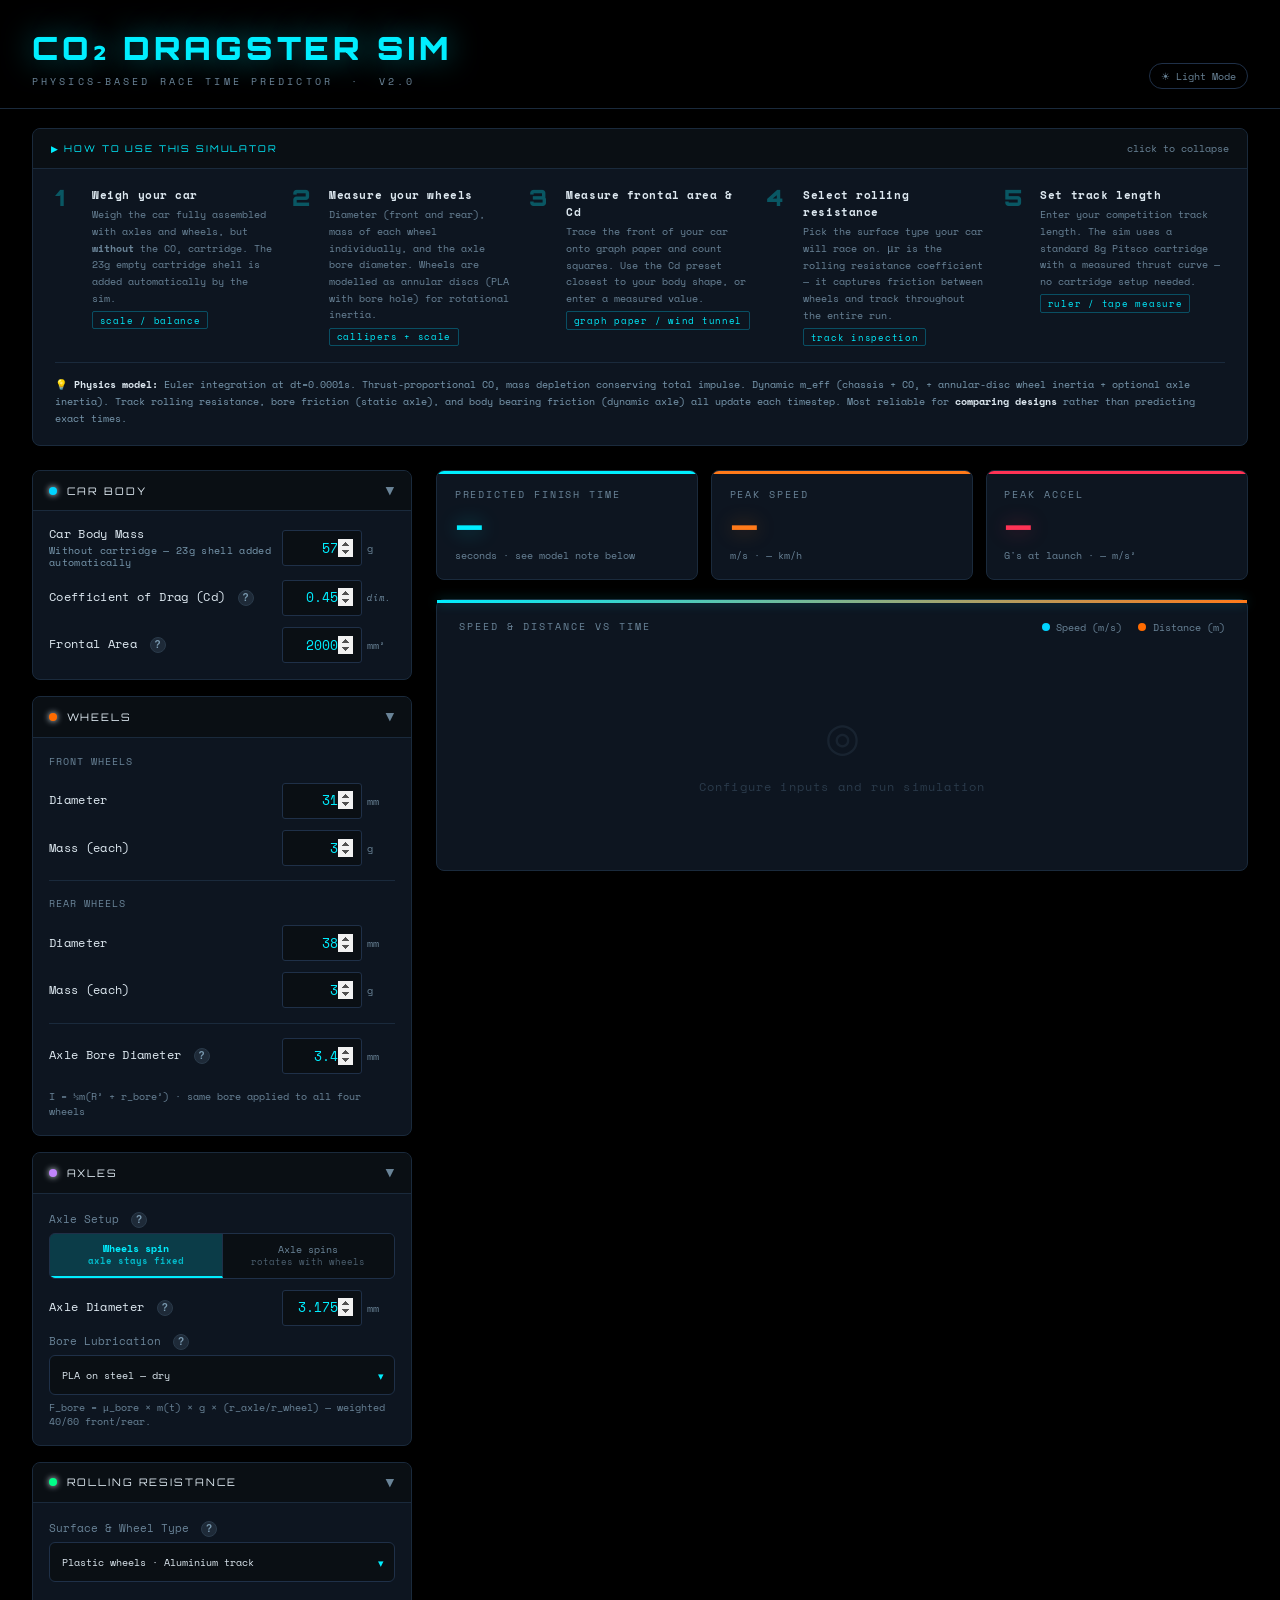
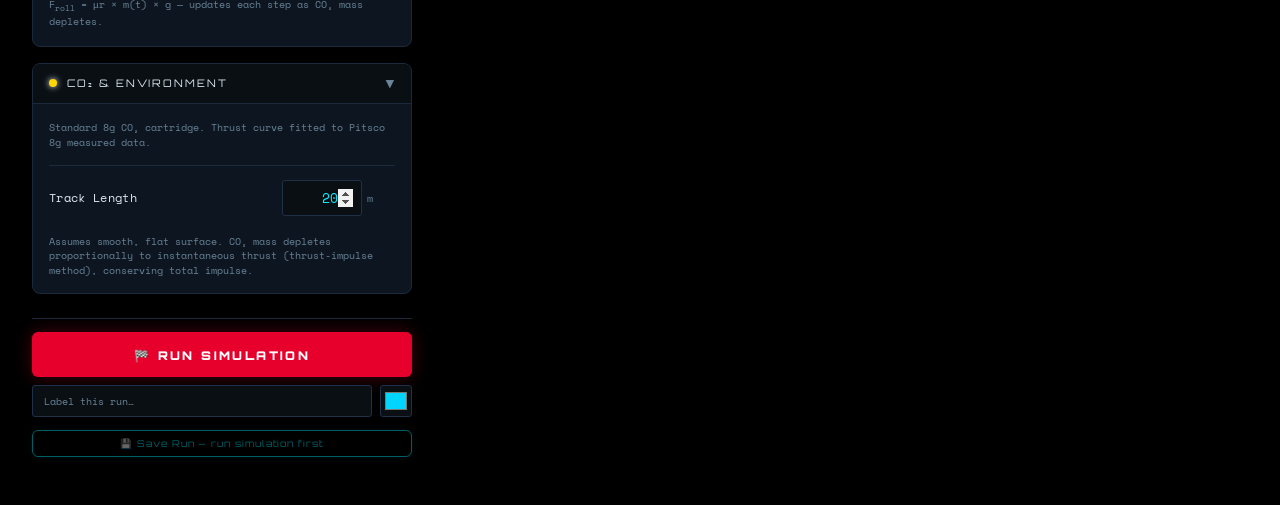
<file: DragsterSim.html>
<!DOCTYPE html>
<html lang="en">
<head>
<meta charset="UTF-8">
<meta name="viewport" content="width=device-width, initial-scale=1.0, maximum-scale=1.0">
<title>CO₂ Dragster Simulator</title>
<style>
@import url('https://fonts.googleapis.com/css2?family=Orbitron:wght@400;700;900&family=Space+Mono:wght@400;700&display=swap');

:root {
  --bg: #000000;
  --surface: #0a0f14;
  --panel: #0d1520;
  --border: #1a2a3c;
  --border2: #1f3048;
  --accent: #00eeff;
  --accent2: #ff7a1a;
  --green: #00ff88;
  --red: #ff3355;
  --yellow: #ffd600;
  --text: #dde8f0;
  --muted: #6a8498;
  --muted2: #2a3a4a;
  --font-display: 'Orbitron', 'Arial Black', sans-serif;
  --font-mono: 'Space Mono', 'Courier New', monospace;
}

* { margin:0; padding:0; box-sizing:border-box; }

body {
  background: var(--bg);
  color: var(--text);
  font-family: var(--font-mono);
  font-size: 15px;
  min-height: 100vh;
}

.header {
  padding: 2rem 2rem 0;
  border-bottom: 1px solid var(--border);
  margin-bottom: 0;
}
.header-inner {
  max-width: 1400px;
  margin: 0 auto;
  display: flex;
  align-items: flex-end;
  justify-content: space-between;
  padding-bottom: 1.2rem;
  flex-wrap: wrap;
  gap: 1rem;
}
.logo { display:flex; flex-direction:column; gap:.55rem; }
.logo-title {
  font-family: var(--font-display);
  font-size: clamp(1.4rem, 3vw, 2rem);
  font-weight: 900;
  letter-spacing: .12em;
  color: var(--accent);
  line-height:1;
  text-shadow: 0 0 30px rgba(0,238,255,0.5);
}
.logo-sub {
  font-size: .65rem;
  letter-spacing: .3em;
  color: var(--muted);
  text-transform: uppercase;
}

.app {
  max-width: 1400px;
  margin: 0 auto;
  padding: 1.5rem 2rem 3rem;
  display: grid;
  grid-template-columns: 380px 1fr;
  gap: 1.5rem;
}

/* ── Tablet (portrait iPad etc) ── */
@media(max-width:900px) {
  .app { grid-template-columns: 1fr; padding: 1rem 1rem 2rem; }
  .onboard { padding: .8rem 1rem 0; }
  .header { padding: 1.2rem 1rem 0; }
  .header-inner { padding-bottom: .9rem; }
}

/* ── Phone ── */
@media(max-width:520px) {
  .app { padding: .6rem .6rem 2rem; gap: .8rem; }
  .onboard { padding: .6rem .6rem 0; }
  .header { padding: .9rem .6rem 0; }
  .logo-title { font-size: 1.2rem; letter-spacing: .08em; }
  .logo-sub { font-size: .55rem; letter-spacing: .18em; }
  .section-body { padding: .75rem .75rem; gap: .6rem; }
  .section-header { padding: .6rem .75rem; }
  .results-grid { grid-template-columns: 1fr 1fr; gap: .5rem; }
  .result-card { padding: .75rem .85rem; }
  .result-value { font-size: 1.7rem; }
  .chart-card { padding: .9rem .9rem; }
  .breakdown-card { padding: .9rem .9rem; }
  .range-card { padding: .9rem .9rem; }
  .onboard-body { padding: .9rem .9rem; gap: .75rem; }
  .run-btn { font-size: .68rem; padding: .9rem .75rem; }
  .save-btn { font-size: .55rem; }
}

.sidebar { display:flex; flex-direction:column; gap:1rem; }
.sidebar-sticky { margin-top:.5rem; padding-top:.8rem; border-top: 1px solid var(--border); }

.section-card {
  background: var(--panel);
  border: 1px solid var(--border);
  border-radius: 8px;
  overflow: hidden;
}

.section-header {
  display: flex;
  align-items: center;
  gap: .6rem;
  padding: .7rem 1rem;
  background: var(--surface);
  border-bottom: 1px solid var(--border);
  cursor: pointer;
  user-select: none;
}
.section-header:hover { background: #141c24; }
.section-dot {
  width: 8px; height: 8px;
  border-radius: 50%;
  flex-shrink:0;
  box-shadow: 0 0 6px currentColor;
}
.section-title {
  font-family: var(--font-display);
  font-size: .65rem;
  letter-spacing: .18em;
  text-transform: uppercase;
  color: var(--text);
  flex:1;
}
.section-arrow {
  font-size: .7rem;
  color: var(--muted);
  transition: transform .2s;
}
.section-arrow.open { transform: rotate(90deg); }

.section-body { padding: 1rem; display:flex; flex-direction:column; gap:.7rem; }
.section-body.collapsed { display:none; }

.input-row {
  display: grid;
  grid-template-columns: 1fr auto;
  align-items: center;
  gap: .5rem;
}
.input-row label {
  font-size: .72rem;
  color: var(--text);
  letter-spacing: .03em;
  line-height: 1.3;
}
.input-row label span {
  display: block;
  font-size: .6rem;
  color: #7a9ab0;
  margin-top:.1rem;
}
.input-wrap {
  display:flex;
  align-items:center;
  gap:.3rem;
}
input[type=number], select {
  background: var(--surface);
  border: 1px solid var(--border2);
  border-radius: 3px;
  color: var(--accent);
  font-family: var(--font-mono);
  font-size: .8rem;
  padding: .35rem .5rem;
  width: 80px;
  text-align: right;
  outline: none;
  transition: border-color .15s;
  /* Ensure adequate touch target height */
  min-height: 36px;
}
@media(max-width:520px) {
  input[type=number] { width: 68px; font-size: .75rem; min-height: 40px; }
  .input-row label { font-size: .68rem; }
  .unit { font-size: .6rem; width: 22px; }
}
input[type=number]:focus, select:focus {
  border-color: var(--accent);
  box-shadow: 0 0 0 2px rgba(0,212,255,0.1);
}
input[type=number]::-webkit-inner-spin-button,
input[type=number]::-webkit-outer-spin-button { opacity: 1; }
select { width: auto; text-align:left; cursor:pointer; }
.unit {
  font-size: .65rem;
  color: var(--muted);
  white-space: nowrap;
  width: 28px;
}

.input-full { display:flex; flex-direction:column; gap:.3rem; }
.input-full label { font-size:.7rem; color:var(--muted); }
.input-full select { width:100%; text-align:left; }

.divider { border:none; border-top:1px solid var(--border); margin:.2rem 0; }

@keyframes card-pop {
  0%   { transform: scale(1); }
  50%  { transform: scale(1.03); }
  100% { transform: scale(1); }
}
.run-btn {
  width: 100%;
  padding: 1rem 1rem .85rem;
  background: #e8002d;
  color: #fff;
  border: none;
  border-radius: 6px;
  font-family: var(--font-display);
  font-size: .75rem;
  font-weight: 900;
  letter-spacing: .2em;
  cursor: pointer;
  transition: filter .15s, transform .1s;
  box-shadow: 0 0 18px rgba(232,0,45,0.3);
}
.run-btn:hover { filter: brightness(1.1); transform: translateY(-1px); }
.run-btn:active { transform: scale(.98); filter: brightness(.95); }
.result-card.pop { animation: card-pop .35s ease-out; }

.main { display:flex; flex-direction:column; gap:1.2rem; }

.results-grid {
  display: grid;
  grid-template-columns: repeat(auto-fit, minmax(150px, 1fr));
  gap: .8rem;
}
.result-card {
  background: var(--panel);
  border: 1px solid var(--border);
  border-radius: 8px;
  padding: 1rem 1.1rem;
  position:relative;
  overflow:hidden;
  transition: border-color .3s;
}
.result-card::before {
  content:'';
  position:absolute; top:0; left:0; right:0;
  height: 3px;
  transition: opacity .3s;
}
.rc-cyan::before   { background: var(--accent); }
.rc-orange::before { background: var(--accent2); }
.rc-green::before  { background: var(--green); }
.rc-red::before    { background: var(--red); }
.rc-yellow::before { background: var(--yellow); }

.result-label {
  font-size: .6rem;
  letter-spacing: .2em;
  text-transform: uppercase;
  color: var(--muted);
  margin-bottom: .4rem;
}
.result-value {
  font-family: var(--font-display);
  font-size: 2.2rem;
  font-weight: 700;
  line-height: 1;
  transition: color .3s;
}
.rc-cyan   .result-value { color: var(--accent); text-shadow: 0 0 20px rgba(0,238,255,0.4); }
.rc-orange .result-value { color: var(--accent2); text-shadow: 0 0 20px rgba(255,122,26,0.4); }
.rc-green  .result-value { color: var(--green); }
.rc-red    .result-value { color: var(--red); text-shadow: 0 0 20px rgba(255,51,85,0.4); }
.rc-yellow .result-value { color: var(--yellow); }
.result-unit { font-size: .65rem; color: var(--muted); margin-top:.25rem; }

.chart-card {
  background: var(--panel);
  border: 1px solid var(--border);
  border-radius: 8px;
  padding: 1.2rem 1.4rem;
  position:relative;
}
.chart-card::before {
  content:'';
  position:absolute; top:0; left:0; right:0;
  height:3px;
  background: linear-gradient(90deg, var(--accent), var(--accent2));
  box-shadow: 0 0 12px rgba(0,238,255,0.3);
}
.chart-header {
  display:flex; justify-content:space-between; align-items:center;
  margin-bottom:1rem; flex-wrap:wrap; gap:.5rem;
}
@media(max-width:520px) {
  .chart-header { margin-bottom: .7rem; }
  .chart-legend { gap: .6rem; }
  .legend-item { font-size: .58rem; }
}
.chart-title { font-size:.62rem; letter-spacing:.2em; color:var(--muted); text-transform:uppercase; }
.chart-legend { display:flex; gap:1rem; }
.legend-item { display:flex; align-items:center; gap:.4rem; font-size:.65rem; color:var(--muted); }
.legend-dot { width:8px; height:8px; border-radius:50%; }

.range-card {
  background: var(--panel);
  border: 1px solid var(--border);
  border-radius: 8px;
  padding: 1.1rem 1.4rem;
}
.range-note { font-size:.65rem; color:#7a9ab0; line-height:1.6; }

.empty-state {
  display:flex; flex-direction:column; align-items:center; justify-content:center;
  height:200px; color:var(--muted2); gap:.8rem;
}
.empty-icon { font-size:2.5rem; opacity:.4; }
.empty-text { font-size:.75rem; letter-spacing:.1em; }

::-webkit-scrollbar { width:6px; }
::-webkit-scrollbar-track { background:var(--bg); }
::-webkit-scrollbar-thumb { background:var(--border2); border-radius:3px; }

.onboard {
  max-width: 1400px;
  margin: 0 auto;
  padding: 1.2rem 2rem 0;
}
.onboard-inner {
  background: var(--panel);
  border: 1px solid var(--border);
  border-radius: 8px;
  overflow: hidden;
}
.onboard-header {
  display: flex;
  align-items: center;
  justify-content: space-between;
  padding: .7rem 1.1rem;
  background: var(--surface);
  border-bottom: 1px solid var(--border);
  cursor: pointer;
  user-select: none;
}
.onboard-header:hover { background: #141c24; }
.onboard-tag {
  font-family: var(--font-display);
  font-size: .58rem;
  letter-spacing: .2em;
  color: var(--accent);
  text-transform: uppercase;
}
.onboard-toggle { font-size: .65rem; color: var(--muted); }
.onboard-body {
  padding: 1.1rem 1.4rem;
  display: grid;
  grid-template-columns: repeat(auto-fit, minmax(220px, 1fr));
  gap: 1rem;
}
.onboard-body.hidden { display: none; }
.step { display: flex; gap: .8rem; align-items: flex-start; }
.step-num {
  font-family: var(--font-display);
  font-size: 1.4rem;
  font-weight: 900;
  color: var(--accent);
  opacity: .3;
  line-height: 1;
  flex-shrink: 0;
  width: 24px;
}
.step-title { font-size: .7rem; color: var(--text); font-weight: 600; margin-bottom: .2rem; letter-spacing: .05em; }
.step-desc { font-size: .65rem; color: var(--muted); line-height: 1.6; }
.step-tool {
  display: inline-block;
  font-size: .58rem;
  color: var(--accent);
  border: 1px solid rgba(0,212,255,.3);
  border-radius: 2px;
  padding: .1rem .4rem;
  margin-top: .3rem;
  letter-spacing: .08em;
}
.onboard-note {
  grid-column: 1 / -1;
  font-size: .63rem;
  color: #7a9ab0;
  border-top: 1px solid var(--border);
  padding-top: .8rem;
  line-height: 1.7;
}

.save-bar { display:flex; flex-direction:column; gap:.4rem; margin-top:.5rem; }
.save-input {
  flex:1; background:var(--surface); border:1px solid var(--border2);
  color:var(--text); font-family:var(--font-mono); font-size:.65rem;
  padding:.45rem .7rem; border-radius:3px; outline:none;
}
.save-input:focus { border-color:var(--accent); }
.save-input::placeholder { color:var(--muted); }
.save-btn {
  font-family:var(--font-display); font-size:.58rem; letter-spacing:.1em;
  padding:.45rem .9rem; border-radius:6px; cursor:pointer; white-space:nowrap;
  border:1px solid var(--accent); background:transparent; color:var(--accent);
  transition:all .2s;
  box-shadow: 0 0 8px rgba(0,238,255,0.15);
}
.save-btn:hover { background:var(--accent); color:#000; box-shadow: 0 0 16px rgba(0,238,255,0.4); transform: translateY(-1px); }
.mini-btn {
  font-family:var(--font-display); font-size:.52rem; letter-spacing:.08em;
  padding:.3rem .6rem; border-radius:3px; cursor:pointer;
  border:1px solid var(--border2); background:transparent; color:#7a9ab0;
  transition:all .15s;
  min-height: 36px;
  white-space: nowrap;
}
.mini-btn:hover { border-color:var(--accent); color:var(--accent); }
.mini-btn.danger { border-color:var(--border2); color:var(--muted); }
.mini-btn.danger:hover { border-color:var(--red); color:var(--red); }

.run-row {
  display:grid; grid-template-columns:auto 1fr auto auto auto;
  align-items:center; gap:.5rem;
  padding:.45rem .5rem; border-bottom:1px solid var(--border);
  font-size:.65rem;
}
@media(max-width:520px) {
  .run-row { grid-template-columns: auto 1fr auto auto; font-size:.6rem; gap:.3rem; }
  .run-time { font-size:.65rem; }
}
.run-row:last-child { border-bottom:none; }
.run-dot { width:10px; height:10px; border-radius:50%; flex-shrink:0; }
.run-name { color:var(--text); font-weight:600; min-width:0; overflow:hidden; text-overflow:ellipsis; white-space:nowrap; }
.run-time { color:var(--accent); font-weight:700; white-space:nowrap; }
.run-delta { font-size:.62rem; font-weight:700; white-space:nowrap; }
.run-delta.faster { color:var(--green); }
.run-delta.slower { color:var(--red); }
.run-del { cursor:pointer; color:var(--muted); font-size:.7rem; padding:.1rem .3rem; }
.run-del:hover { color:var(--red); }

.input-wrap input.invalid { border-color:var(--red) !important; }

#validation-banner {
  display:none; background:rgba(255,51,85,0.12);
  border:1px solid rgba(255,51,85,0.4);
  border-radius:3px; padding:.6rem .9rem;
  font-size:.65rem; color:#ff8899; line-height:1.6;
  margin-bottom:.5rem;
}
#validation-banner.visible { display:block; }

.tip-btn {
  display: inline-flex;
  align-items: center;
  justify-content: center;
  width: 16px; height: 16px;
  border-radius: 50%;
  background: #1e2a38;
  border: 1px solid #2a3a4a;
  color: #7a9ab0;
  font-size: 10px;
  font-family: Arial, sans-serif;
  font-weight: 700;
  cursor: pointer;
  margin-left: 5px;
  vertical-align: middle;
  flex-shrink: 0;
  padding: 0; line-height: 0; letter-spacing: 0;
}
.tip-btn:focus { outline: none; }
.tip-box {
  display: none;
  background: #0d1117;
  border: 1px solid #1e2a38;
  border-radius: 4px;
  padding: .6rem .8rem;
  font-size: .63rem;
  color: #c8d8e8;
  line-height: 1.6;
  margin-top: .4rem;
  width: 100%;
  box-sizing: border-box;
}
.tip-box.open { display: block; }

.pill-group {
  display: flex; gap: 0;
  border: 1px solid var(--border2);
  border-radius: 6px;
  overflow: hidden;
  width: 100%;
}
.pill-opt {
  flex: 1;
  padding: .5rem .4rem;
  font-family: var(--font-mono);
  font-size: .63rem;
  color: var(--muted);
  background: var(--surface);
  border: none;
  border-right: 1px solid var(--border2);
  cursor: pointer;
  text-align: center;
  transition: background .15s, color .15s;
  line-height: 1.3;
  min-height: 44px;  /* touch target */
  display: flex;
  flex-direction: column;
  align-items: center;
  justify-content: center;
}
.pill-opt:last-child { border-right: none; }
.pill-opt:hover { background: #151e2a; color: var(--text); }
.pill-opt.active {
  background: rgba(0,238,255,0.18);
  color: var(--accent);
  font-weight: 700;
  border-bottom: 2px solid var(--accent);
}

.styled-select-wrap {
  position: relative;
  width: 100%;
}
.styled-select-wrap::after {
  content: '▾';
  position: absolute;
  right: .7rem; top: 50%;
  transform: translateY(-50%);
  color: var(--accent);
  font-size: .7rem;
  pointer-events: none;
}
.styled-select {
  width: 100%;
  appearance: none; -webkit-appearance: none;
  background: var(--surface);
  border: 1px solid var(--border2);
  border-radius: 6px;
  color: var(--text);
  font-family: var(--font-mono);
  font-size: .65rem;
  padding: .5rem 2rem .5rem .75rem;
  cursor: pointer; outline: none;
  transition: border-color .15s;
  min-height: 40px;
}
.styled-select:focus { border-color: var(--accent); box-shadow: 0 0 0 2px rgba(0,212,255,0.1); }
.styled-select option { background: #0d1117; color: var(--text); }

.breakdown-card {
  background: var(--panel);
  border: 1px solid var(--border);
  border-radius: 8px;
  padding: 1.1rem 1.4rem;
}
.breakdown-title { font-size:.62rem; letter-spacing:.2em; color:var(--muted); text-transform:uppercase; margin-bottom:.9rem; }
.breakdown-row {
  display:flex; align-items:center; gap:.8rem;
  padding:.35rem 0; border-bottom:1px solid var(--border);
  font-size:.72rem;
}
.breakdown-row:last-child { border-bottom:none; }
.bd-label { color:var(--muted); flex:1; }
.bd-bar-wrap { flex:2; height:4px; background:var(--surface); border-radius:2px; overflow:hidden; }
.bd-bar { height:100%; border-radius:2px; transition: width .5s; }
.bd-val { color:var(--text); font-weight:700; width:60px; text-align:right; font-size:.7rem; }

/* Light mode */
body.light {
  --bg: #f0f4f8;
  --surface: #ffffff;
  --panel: #ffffff;
  --border: #d0dae6;
  --border2: #b8c8d8;
  --accent: #0088bb;
  --accent2: #d44800;
  --green: #008844;
  --red: #cc1133;
  --yellow: #aa8800;
  --text: #1a2a3a;
  --muted: #5a7080;
  --muted2: #c0d0dc;
}
body.light .header { border-bottom-color: var(--border); }
body.light input[type=number], body.light .styled-select { color: var(--text); }
body.light .rc-cyan .result-value,
body.light .rc-orange .result-value,
body.light .rc-red .result-value { text-shadow: none; }
body.light .chart-card::before { box-shadow: none; }

.theme-toggle {
  background: none;
  border: 1px solid var(--border2);
  border-radius: 20px;
  color: var(--muted);
  font-family: var(--font-mono);
  font-size: .6rem;
  padding: .3rem .7rem;
  cursor: pointer;
  display: flex;
  align-items: center;
  gap: .4rem;
  transition: border-color .15s, color .15s;
}
.theme-toggle:hover { border-color: var(--accent); color: var(--accent); }

#r-delta.faster { background:rgba(0,255,136,0.15); color:var(--green); }
#r-delta.slower { background:rgba(255,51,85,0.15); color:var(--red); }

#replay-canvas { background: #0a0f14 !important; border: 1px solid var(--border); border-radius: 6px; }
body.light #replay-canvas { background: #a8b8c8 !important; border: 1px solid #000 !important; }
</style>
</head>
<body>

<div class="header">
  <div class="header-inner">
    <div class="logo">
      <div class="logo-title">CO₂ DRAGSTER SIM</div>
      <div class="logo-sub">Physics-Based Race Time Predictor &nbsp;·&nbsp; v2.0</div>
    </div>
    <button class="theme-toggle" onclick="toggleTheme()" id="theme-btn">☀ Light Mode</button>
  </div>
</div>

<div class="onboard">
  <div class="onboard-inner">
    <div class="onboard-header" onclick="toggleOnboard(this)">
      <div class="onboard-tag">▶ How to use this simulator</div>
      <div class="onboard-toggle" id="onboard-toggle-label">click to collapse</div>
    </div>
    <div class="onboard-body" id="onboard-body">
      <div class="step">
        <div class="step-num">1</div>
        <div class="step-content">
          <div class="step-title">Weigh your car</div>
          <div class="step-desc">Weigh the car fully assembled with axles and wheels, but <strong>without</strong> the CO₂ cartridge. The 23g empty cartridge shell is added automatically by the sim.</div>
          <span class="step-tool">scale / balance</span>
        </div>
      </div>
      <div class="step">
        <div class="step-num">2</div>
        <div class="step-content">
          <div class="step-title">Measure your wheels</div>
          <div class="step-desc">Diameter (front and rear), mass of each wheel individually, and the axle bore diameter. Wheels are modelled as annular discs (PLA with bore hole) for rotational inertia.</div>
          <span class="step-tool">callipers + scale</span>
        </div>
      </div>
      <div class="step">
        <div class="step-num">3</div>
        <div class="step-content">
          <div class="step-title">Measure frontal area &amp; Cd</div>
          <div class="step-desc">Trace the front of your car onto graph paper and count squares. Use the Cd preset closest to your body shape, or enter a measured value.</div>
          <span class="step-tool">graph paper / wind tunnel</span>
        </div>
      </div>
      <div class="step">
        <div class="step-num">4</div>
        <div class="step-content">
          <div class="step-title">Select rolling resistance</div>
          <div class="step-desc">Pick the surface type your car will race on. μr is the rolling resistance coefficient — it captures friction between wheels and track throughout the entire run.</div>
          <span class="step-tool">track inspection</span>
        </div>
      </div>
      <div class="step">
        <div class="step-num">5</div>
        <div class="step-content">
          <div class="step-title">Set track length</div>
          <div class="step-desc">Enter your competition track length. The sim uses a standard 8g Pitsco cartridge with a measured thrust curve — no cartridge setup needed.</div>
          <span class="step-tool">ruler / tape measure</span>
        </div>
      </div>
      <div class="onboard-note">
        💡 <strong style="color:var(--text)">Physics model:</strong> Euler integration at dt=0.0001s. Thrust-proportional CO₂ mass depletion conserving total impulse. Dynamic m_eff (chassis + CO₂ + annular-disc wheel inertia + optional axle inertia). Track rolling resistance, bore friction (static axle), and body bearing friction (dynamic axle) all update each timestep. Most reliable for <strong style="color:var(--text)">comparing designs</strong> rather than predicting exact times.
      </div>
    </div>
  </div>
</div>

<div class="app">

  <!-- ══════════════ SIDEBAR ══════════════ -->
  <div class="sidebar">

    <!-- Car Body -->
    <div class="section-card">
      <div class="section-header" onclick="toggleSection(this)">
        <div class="section-dot" style="background:#00d4ff"></div>
        <div class="section-title">Car Body</div>
        <div class="section-arrow open">▶</div>
      </div>
      <div class="section-body">
        <div class="input-row">
          <label>Car Body Mass <span>Without cartridge — 23g shell added automatically</span></label>
          <div class="input-wrap"><input type="number" id="mass" value="57" min="10" max="500" step="0.5"><span class="unit">g</span></div>
        </div>
        <div class="input-row">
          <label>Coefficient of Drag (Cd) <button class="tip-btn" onclick="toggleTip(this)">?</button></label>
          <div class="tip-box">Cd measures how easily air flows around your car. Lower is faster. Most CO₂ dragsters with exposed wheels fall between 0.4 and 0.6.</div>
          <div class="input-wrap"><input type="number" id="cd-custom" value="0.45" min="0.05" max="1.5" step="0.01"><span class="unit" style="color:var(--muted);font-style:italic;font-size:.55rem;">dim.</span></div>
        </div>
        <div class="input-row">
          <label>Frontal Area <button class="tip-btn" onclick="toggleTip(this)">?</button></label>
          <div class="tip-box">Cross-section area head-on. In Fusion 360: sketch on the front face, use Project to trace the outline, then check the sketch area in the bottom-right corner.</div>
          <div class="input-wrap"><input type="number" id="frontal-override" value="2000" min="100" max="10000" step="10"><span class="unit">mm²</span></div>
        </div>
      </div>
    </div>

    <!-- Wheels -->
    <div class="section-card">
      <div class="section-header" onclick="toggleSection(this)">
        <div class="section-dot" style="background:#ff6b00"></div>
        <div class="section-title">Wheels</div>
        <div class="section-arrow open">▶</div>
      </div>
      <div class="section-body">
        <div style="font-size:.62rem;color:var(--muted);letter-spacing:.1em;text-transform:uppercase;margin-bottom:.2rem;">Front Wheels</div>
        <div class="input-row">
          <label>Diameter</label>
          <div class="input-wrap"><input type="number" id="wf-dia" value="31" min="5" max="80" step="0.5"><span class="unit">mm</span></div>
        </div>
        <div class="input-row">
          <label>Mass (each)</label>
          <div class="input-wrap"><input type="number" id="wf-mass" value="3" min="0.1" max="30" step="0.1"><span class="unit">g</span></div>
        </div>
        <hr class="divider">
        <div style="font-size:.62rem;color:var(--muted);letter-spacing:.1em;text-transform:uppercase;margin-bottom:.2rem;">Rear Wheels</div>
        <div class="input-row">
          <label>Diameter</label>
          <div class="input-wrap"><input type="number" id="wr-dia" value="38" min="5" max="80" step="0.5"><span class="unit">mm</span></div>
        </div>
        <div class="input-row">
          <label>Mass (each)</label>
          <div class="input-wrap"><input type="number" id="wr-mass" value="3" min="0.1" max="30" step="0.1"><span class="unit">g</span></div>
        </div>
        <hr class="divider">
        <div class="input-row">
          <label>Axle Bore Diameter <button class="tip-btn" onclick="toggleTip(this)">?</button></label>
          <div class="tip-box">The diameter of the hole through the centre of each wheel. Measure with callipers. PLA wheels are modelled as annular discs: I = ½m(R_outer² + R_bore²). A larger bore pushes mass further from the axis, increasing rotational inertia. Typical 1/8&quot; steel axle → bore ≈ 3.2–3.5 mm.</div>
          <div class="input-wrap"><input type="number" id="bore-dia" value="3.4" min="0.5" max="15" step="0.05"><span class="unit">mm</span></div>
        </div>
        <div style="font-size:.6rem;color:var(--muted);line-height:1.6;margin-top:.2rem;">
          I = ½m(R² + r_bore²) · same bore applied to all four wheels
        </div>
      </div>
    </div>

    <!-- Axles -->
    <div class="section-card">
      <div class="section-header" onclick="toggleSection(this)">
        <div class="section-dot" style="background:#c084fc"></div>
        <div class="section-title">Axles</div>
        <div class="section-arrow open">▶</div>
      </div>
      <div class="section-body">
        <div class="input-full">
          <label>Axle Setup <button class="tip-btn" onclick="toggleTip(this)">?</button></label>
          <div class="tip-box">
            <strong>Wheels spin / axle fixed:</strong> The axle is glued or press-fit into the car body and does not rotate. Only the wheels spin — axle inertia adds nothing.<br><br>
            <strong>Axle spins with wheels:</strong> The axle is free to rotate and turns with the wheels. Both the wheel and axle inertia must be overcome at launch. Solid-cylinder axle: I = ½mr², contributing an extra ½m_axle effective mass per axle.
          </div>
          <div class="pill-group">
            <button class="pill-opt active" data-target="axle-setup" data-value="static" onclick="setPill(this);updateAxleSetup()">Wheels spin<br><span style="font-size:.55rem;opacity:.7;">axle stays fixed</span></button>
            <button class="pill-opt" data-target="axle-setup" data-value="dynamic" onclick="setPill(this);updateAxleSetup()">Axle spins<br><span style="font-size:.55rem;opacity:.7;">rotates with wheels</span></button>
          </div>
          <input type="hidden" id="axle-setup" value="static">
        </div>

        <!-- Static-only options -->
        <div id="axle-static-opts">
          <div class="input-row">
            <label>Axle Diameter <button class="tip-btn" onclick="toggleTip(this)">?</button></label>
            <div class="tip-box">Outside diameter of the steel axle rod. Standard CO₂ dragster axles are 1/8" (3.175 mm). This is used to calculate bore friction — the sliding resistance between the PLA wheel bore and the steel axle surface: F_bore = μ_bore × m × g × (r_axle / r_wheel). Measure with callipers for accuracy.</div>
            <div class="input-wrap"><input type="number" id="axle-dia-static" value="3.175" min="1" max="10" step="0.025"><span class="unit">mm</span></div>
          </div>
          <div class="input-full" style="margin-top:.4rem;">
            <label>Bore Lubrication <button class="tip-btn" onclick="toggleTip(this)">?</button></label>
            <div class="tip-box">Friction coefficient (μ) between the PLA wheel bore and the steel axle. Dry PLA-on-steel is ~0.25. Graphite powder reduces this to ~0.10. This is separate from track rolling resistance — it acts at the axle contact radius and gets amplified by r_axle/r_wheel.</div>
            <div class="styled-select-wrap">
              <select id="mu-bore-preset" class="styled-select" onchange="applyMuBorePreset()">
                <option value="0.25">PLA on steel — dry</option>
                <option value="0.10">PLA on steel — graphite</option>
                <option value="0.15">PLA on steel — wax / petroleum jelly</option>
                <option value="custom">Custom μ…</option>
              </select>
            </div>
          </div>
          <div class="input-row" id="mu-bore-custom-row" style="display:none;">
            <label>Custom μ_bore</label>
            <div class="input-wrap"><input type="number" id="mu-bore-custom" value="0.25" min="0.01" max="1.0" step="0.01" oninput="syncCustomMuBore()"><span class="unit"></span></div>
          </div>
          <input type="hidden" id="mu-bore" value="0.25">
          <div style="font-size:.6rem;color:var(--muted);margin-top:.3rem;line-height:1.5;">
            F_bore = μ_bore × m(t) × g × (r_axle/r_wheel) — weighted 40/60 front/rear.
          </div>
        </div>

        <!-- Dynamic-only options -->
        <div id="axle-dynamic-opts" style="display:none;">
          <div style="font-size:.6rem;color:var(--muted);margin:.2rem 0 .6rem;line-height:1.5;">
            Axle rotates with wheels — no bore sliding friction. Inertia penalty plus body bearing friction where the axle sits in the car body.
          </div>
          <div class="input-row">
            <label>Axle Diameter <button class="tip-btn" onclick="toggleTip(this)">?</button></label>
            <div class="tip-box">Outside diameter of the spinning axle rod. Standard CO₂ dragster axles are 1/8" (3.175 mm) steel. Used for both rotational inertia and body bearing friction calculations.</div>
            <div class="input-wrap"><input type="number" id="axle-dia" value="3.175" min="1" max="10" step="0.025"><span class="unit">mm</span></div>
          </div>
          <div class="input-row">
            <label>Axle Mass <span>one axle</span></label>
            <div class="input-wrap"><input type="number" id="axle-mass" value="4.0" min="0.5" max="30" step="0.1"><span class="unit">g</span></div>
          </div>
          <div class="input-full" style="margin-top:.4rem;">
            <label>Body Bearing Lubrication <button class="tip-btn" onclick="toggleTip(this)">?</button></label>
            <div class="tip-box">In dynamic axle setup the steel axle spins inside a hole drilled into the PLA car body. This is a journal bearing — friction: F = μ_body × m(t) × g × (r_axle/r_wheel), weighted 40/60 front/rear. Steel-on-PLA dry is ~0.25. Graphite powder in the body hole reduces this to ~0.10.</div>
            <div class="styled-select-wrap">
              <select id="mu-body-preset" class="styled-select" onchange="applyMuBodyPreset()">
                <option value="0.25">Steel on PLA — dry</option>
                <option value="0.10">Steel on PLA — graphite</option>
                <option value="0.15">Steel on PLA — wax</option>
                <option value="custom">Custom μ…</option>
              </select>
            </div>
          </div>
          <div class="input-row" id="mu-body-custom-row" style="display:none;">
            <label>Custom μ_body</label>
            <div class="input-wrap"><input type="number" id="mu-body-custom" value="0.25" min="0.01" max="1.0" step="0.01" oninput="syncCustomMuBody()"><span class="unit"></span></div>
          </div>
          <input type="hidden" id="mu-body" value="0.25">
          <div style="font-size:.6rem;color:var(--muted);margin-top:.3rem;line-height:1.5;">
            F_body = μ_body × m(t) × g × (r_axle/r_wheel) — weighted 40/60 front/rear.
          </div>
        </div>
      </div>
    </div>

    <!-- Rolling Resistance -->
    <div class="section-card">
      <div class="section-header" onclick="toggleSection(this)">
        <div class="section-dot" style="background:#00ff88"></div>
        <div class="section-title">Rolling Resistance</div>
        <div class="section-arrow open">▶</div>
      </div>
      <div class="section-body">
        <div class="input-full">
          <label>Surface &amp; Wheel Type <button class="tip-btn" onclick="toggleTip(this)">?</button></label>
          <div class="tip-box">Rolling resistance coefficient (μr) captures energy lost as wheels flex and deform against the track. Acts as a constant force throughout the run: F_roll = μr × m × g. Smooth aluminium gives the lowest values; jointed sheet-metal adds significant penalty.</div>
          <div class="styled-select-wrap">
            <select id="mu-r-preset" class="styled-select" onchange="applyMuPreset()">
              <option value="0.010">Plastic wheels · Aluminium track</option>
              <option value="0.013">Plastic wheels · Wood / MDF track</option>
              <option value="0.018">Plastic wheels · Jointed sheet metal</option>
              <option value="0.008">Urethane wheels · Aluminium track</option>
              <option value="custom">Custom μr value…</option>
            </select>
          </div>
        </div>
        <div class="input-row" id="mu-r-custom-row" style="display:none">
          <label>Custom μr <button class="tip-btn" onclick="toggleTip(this)">?</button></label>
          <div class="tip-box">Dimensionless rolling resistance coefficient. Typical CO₂ dragster range: 0.006–0.025. Lower = faster. Standard competition value on aluminium track is ~0.010.</div>
          <div class="input-wrap"><input type="number" id="mu-r-custom" value="0.010" min="0.001" max="0.1" step="0.001" oninput="syncCustomMuR()"><span class="unit"></span></div>
        </div>
        <input type="hidden" id="mu-r" value="0.010">
        <div style="font-size:.6rem;color:var(--muted);line-height:1.6;margin-top:.2rem;">
          F<sub>roll</sub> = μr × m(t) × g — updates each step as CO₂ mass depletes.
        </div>
      </div>
    </div>

    <!-- CO₂ & Environment -->
    <div class="section-card">
      <div class="section-header" onclick="toggleSection(this)">
        <div class="section-dot" style="background:#ffd600"></div>
        <div class="section-title">CO₂ &amp; Environment</div>
        <div class="section-arrow open">▶</div>
      </div>
      <div class="section-body">
        <div style="font-size:.6rem;color:var(--muted);line-height:1.6;">
          Standard 8g CO₂ cartridge. Thrust curve fitted to Pitsco 8g measured data.
        </div>
        <input type="hidden" id="co2-F0" value="18.3">
        <input type="hidden" id="co2-tau" value="0.1174">
        <input type="hidden" id="co2-dur" value="0.45">
        <hr class="divider">
        <div class="input-row">
          <label>Track Length</label>
          <div class="input-wrap"><input type="number" id="track" value="20" min="5" max="100" step="0.5"><span class="unit">m</span></div>
        </div>
        <div style="font-size:.6rem;color:var(--muted);margin-top:.4rem;line-height:1.5;">
          Assumes smooth, flat surface. CO₂ mass depletes proportionally to instantaneous thrust (thrust-impulse method), conserving total impulse.
        </div>
      </div>
    </div>

    <div class="sidebar-sticky">
      <div id="validation-banner"></div>
      <button class="run-btn" onclick="runSim()">🏁 RUN SIMULATION</button>
      <div class="save-bar">
        <div style="display:flex;gap:.5rem;align-items:center;width:100%;">
          <input type="text" id="run-label" placeholder="Label this run…" class="save-input"/>
          <input type="color" id="run-colour" value="#00d4ff" title="Pick run colour" style="width:32px;height:32px;padding:2px;border:1px solid var(--border2);border-radius:3px;background:var(--surface);cursor:pointer;flex-shrink:0;">
        </div>
        <button class="save-btn" id="save-btn" onclick="saveRun()" style="width:100%;margin-top:.4rem;opacity:.4;cursor:not-allowed;" disabled>💾 Save Run — run simulation first</button>
      </div>
    </div>

  </div>

  <!-- ══════════════ MAIN ══════════════ -->
  <div class="main">

    <!-- Results -->
    <div class="results-grid">
      <div class="result-card rc-cyan">
        <div class="result-label">Predicted Finish Time</div>
        <div style="display:flex;align-items:baseline;gap:.6rem;">
          <div class="result-value" id="r-time">—</div>
          <div id="r-delta" style="display:none;font-family:var(--font-mono);font-size:.8rem;font-weight:700;padding:.15rem .4rem;border-radius:3px;"></div>
        </div>
        <div class="result-unit">seconds · see model note below</div>
      </div>
      <div class="result-card rc-orange">
        <div class="result-label">Peak Speed</div>
        <div class="result-value" id="r-speed">—</div>
        <div class="result-unit">m/s · <span id="r-kmh">—</span> km/h</div>
      </div>
      <div class="result-card rc-red">
        <div class="result-label">Peak Accel</div>
        <div class="result-value" id="r-g">—</div>
        <div class="result-unit">G's at launch · <span id="r-ms2">—</span> m/s²</div>
      </div>
    </div>

    <!-- Speed/Distance Chart -->
    <div class="chart-card">
      <div class="chart-header">
        <div class="chart-title">Speed &amp; Distance vs Time</div>
        <div class="chart-legend">
          <div class="legend-item"><div class="legend-dot" style="background:#00d4ff"></div>Speed (m/s)</div>
          <div class="legend-item"><div class="legend-dot" style="background:#ff6b00"></div>Distance (m)</div>
        </div>
      </div>
      <div id="chart-empty" class="empty-state">
        <div class="empty-icon">◎</div>
        <div class="empty-text">Configure inputs and run simulation</div>
      </div>
      <canvas id="chart" style="display:none"></canvas>
    </div>

    <!-- Thrust Curve -->
    <div class="chart-card" id="thrust-card" style="display:none">
      <div class="chart-header">
        <div class="chart-title">CO₂ Thrust Curve</div>
        <div class="chart-legend">
          <div class="legend-item"><div class="legend-dot" style="background:#ff3355"></div>Thrust (N)</div>
        </div>
      </div>
      <canvas id="thrust-chart"></canvas>
    </div>

    <!-- Race Replay -->
    <div class="chart-card" id="replay-card" style="display:none">
      <div class="chart-header">
        <div class="chart-title">Race Replay</div>
        <div style="display:flex;gap:.6rem;align-items:center;">
          <div id="replay-time-display" style="display:flex;flex-direction:column;gap:.2rem;align-items:flex-end;"></div>
          <button class="mini-btn" id="replay-btn" onclick="startReplay()">▶ Play</button>
          <button class="mini-btn danger" onclick="clearAllRuns()">✕ Clear All</button>
        </div>
      </div>
      <canvas id="replay-canvas" height="90" style="width:100%;border-radius:4px;display:block;background:#0a0f14;"></canvas>
      <div id="replay-runs-legend" style="display:flex;gap:1rem;flex-wrap:wrap;margin-top:.6rem;"></div>
    </div>

    <!-- Model note -->
    <div class="range-card" id="range-card" style="display:none">
      <div class="range-note" id="range-note"></div>
    </div>

    <!-- Forces Breakdown -->
    <div class="breakdown-card" id="forces-card" style="display:none">
      <div class="breakdown-title" style="display:flex;justify-content:space-between;align-items:center;">
        <span>What's slowing your car down?</span>
        <span style="font-size:.58rem;color:#7a9ab0;cursor:pointer;text-decoration:underline;font-family:var(--font-mono);font-weight:400;letter-spacing:.05em;text-transform:none;" onclick="toggleForcesExplain()">explain these forces</span>
      </div>
      <div id="forces-explain" style="display:none;font-size:.63rem;color:#7a9ab0;line-height:1.7;background:var(--surface);border-radius:3px;padding:.6rem .8rem;margin-bottom:.8rem;">
        <strong style="color:var(--text);">At launch</strong> air drag is zero. Resistance is wheel spin-up inertia only — PLA wheels as annular discs: I = ½m(R² + r_bore²).<br><br>
        <strong style="color:var(--text);">Track rolling resistance</strong> — wheel deformation against the track surface. F = μr × m(t) × g.<br><br>
        <strong style="color:var(--text);">Bore friction</strong> (static axle) — PLA bore sliding radially on the steel axle. F = μ_bore × m(t) × g × (r_axle/r_wheel). Graphite reduces μ from ~0.25 to ~0.10.<br><br>
        <strong style="color:var(--text);">Body bearing friction</strong> (dynamic axle) — steel axle spinning in the car body hole. Same formula: F = μ_body × m(t) × g × (r_axle/r_wheel). Graphite in the body hole reduces this significantly.<br><br>
        <strong style="color:var(--text);">At peak speed</strong> air drag dominates — grows with v² and is the biggest force to fight at high speed.
      </div>

      <div style="font-size:.58rem;letter-spacing:.1em;color:var(--muted);text-transform:uppercase;margin-bottom:.4rem;">At Launch</div>
      <div class="breakdown-row">
        <div class="bd-label">Wheel Spin-up</div>
        <div class="bd-bar-wrap"><div class="bd-bar" id="bar-rot" style="background:var(--yellow);width:0%"></div></div>
        <div class="bd-val" id="val-rot">—</div>
      </div>

      <div style="font-size:.58rem;letter-spacing:.1em;color:var(--muted);text-transform:uppercase;margin-bottom:.4rem;margin-top:.6rem;">Throughout Race</div>
      <div class="breakdown-row">
        <div class="bd-label">Track Rolling</div>
        <div class="bd-bar-wrap"><div class="bd-bar" id="bar-roll" style="background:var(--green);width:0%"></div></div>
        <div class="bd-val" id="val-roll">—</div>
      </div>
      <div class="breakdown-row" id="bore-friction-row">
        <div class="bd-label">Bore Friction</div>
        <div class="bd-bar-wrap"><div class="bd-bar" id="bar-bore" style="background:#c084fc;width:0%"></div></div>
        <div class="bd-val" id="val-bore">—</div>
      </div>
      <div class="breakdown-row" id="body-bearing-row">
        <div class="bd-label">Body Bearing</div>
        <div class="bd-bar-wrap"><div class="bd-bar" id="bar-body" style="background:#fb923c;width:0%"></div></div>
        <div class="bd-val" id="val-body">—</div>
      </div>

      <div style="font-size:.58rem;letter-spacing:.1em;color:var(--muted);text-transform:uppercase;margin-bottom:.4rem;margin-top:.6rem;">At Peak Speed</div>
      <div class="breakdown-row">
        <div class="bd-label">Air Resistance</div>
        <div class="bd-bar-wrap"><div class="bd-bar" id="bar-aero" style="background:var(--accent);width:0%"></div></div>
        <div class="bd-val" id="val-aero">—</div>
      </div>
    </div>

    <!-- Saved Runs -->
    <div class="breakdown-card" id="saved-runs-card" style="display:none">
      <div class="breakdown-title" style="display:flex;justify-content:space-between;align-items:center;">
        <span>Saved Runs</span>
        <div style="display:flex;gap:.5rem;">
          <button class="mini-btn danger" onclick="clearAllRuns()">✕ Clear All</button>
        </div>
      </div>
      <div id="saved-runs-list"></div>
      <div id="time-chart-wrap" style="display:none;margin-top:1rem;">
        <div style="font-size:.62rem;letter-spacing:.15em;color:var(--muted);text-transform:uppercase;margin-bottom:.5rem;">Finish Time Comparison</div>
        <canvas id="time-chart"></canvas>
      </div>
    </div>

  </div>
</div>

<script>
const $  = id => document.getElementById(id);
const v  = id => parseFloat($(id).value);
const G  = 9.81;

function showError(msg) {
  const b = $('validation-banner');
  if (b) { b.innerHTML = '⚠ ' + msg; b.classList.add('visible'); setTimeout(() => b.classList.remove('visible'), 4000); }
}

// ── Canvas chart helpers ───────────────────────────────────────
function drawSpeedChart(canvas, times, speeds, dists) {
  const isLight = document.body.classList.contains('light');
  const PAD = { t:10, r:50, b:32, l:46 };
  const W = canvas.parentElement.clientWidth || 600;
  const H = 200;
  const dpr = window.devicePixelRatio || 1;
  canvas.width  = W * dpr; canvas.height = H * dpr;
  canvas.style.width = W + 'px'; canvas.style.height = H + 'px';
  const ctx = canvas.getContext('2d');
  ctx.scale(dpr, dpr);
  const cW = W - PAD.l - PAD.r, cH = H - PAD.t - PAD.b;

  const bg       = isLight ? '#f4f7fa' : '#0a0f14';
  const grid     = isLight ? '#d0dbe6' : '#111820';
  const cyanLine = isLight ? '#0099bb' : '#00d4ff';
  const cyanFill = isLight ? 'rgba(0,153,187,0.12)' : 'rgba(0,212,255,0.08)';
  const orngLine = isLight ? '#cc5500' : '#ff6b00';
  const orngFill = isLight ? 'rgba(204,85,0,0.10)' : 'rgba(255,107,0,0.07)';
  const tickX    = isLight ? '#6a7a8a' : '#4a6070';

  ctx.fillStyle = bg; ctx.fillRect(0, 0, W, H);

  const maxV = Math.max(...speeds) * 1.1 || 1;
  const maxD = Math.max(...dists)  * 1.1 || 1;
  const maxT = Math.max(...times)  || 1;
  const tx = t => PAD.l + (t / maxT) * cW;
  const ty = (val, mx) => PAD.t + cH - (val / mx) * cH;

  ctx.strokeStyle = grid; ctx.lineWidth = 1;
  for (let i=0; i<=4; i++) {
    const y = PAD.t + (i/4)*cH;
    ctx.beginPath(); ctx.moveTo(PAD.l, y); ctx.lineTo(PAD.l+cW, y); ctx.stroke();
  }

  // Distance
  ctx.beginPath(); ctx.moveTo(tx(times[0]), ty(dists[0], maxD));
  for (let i=1; i<times.length; i++) ctx.lineTo(tx(times[i]), ty(dists[i], maxD));
  ctx.lineTo(tx(times[times.length-1]), PAD.t+cH); ctx.lineTo(tx(times[0]), PAD.t+cH); ctx.closePath();
  ctx.fillStyle = orngFill; ctx.fill();
  ctx.beginPath(); ctx.moveTo(tx(times[0]), ty(dists[0], maxD));
  for (let i=1; i<times.length; i++) ctx.lineTo(tx(times[i]), ty(dists[i], maxD));
  ctx.strokeStyle = orngLine; ctx.lineWidth = 2; ctx.stroke();

  // Speed
  ctx.beginPath(); ctx.moveTo(tx(times[0]), ty(speeds[0], maxV));
  for (let i=1; i<times.length; i++) ctx.lineTo(tx(times[i]), ty(speeds[i], maxV));
  ctx.lineTo(tx(times[times.length-1]), PAD.t+cH); ctx.lineTo(tx(times[0]), PAD.t+cH); ctx.closePath();
  ctx.fillStyle = cyanFill; ctx.fill();
  ctx.beginPath(); ctx.moveTo(tx(times[0]), ty(speeds[0], maxV));
  for (let i=1; i<times.length; i++) ctx.lineTo(tx(times[i]), ty(speeds[i], maxV));
  ctx.strokeStyle = cyanLine; ctx.lineWidth = 2; ctx.stroke();

  ctx.font = '9px monospace';
  ctx.textAlign = 'right'; ctx.textBaseline = 'middle'; ctx.fillStyle = cyanLine;
  for (let i=0; i<=4; i++) ctx.fillText((maxV*(4-i)/4).toFixed(1), PAD.l-4, PAD.t+(i/4)*cH);
  ctx.textAlign = 'left'; ctx.fillStyle = orngLine;
  for (let i=0; i<=4; i++) ctx.fillText((maxD*(4-i)/4).toFixed(1), PAD.l+cW+4, PAD.t+(i/4)*cH);
  ctx.textAlign = 'center'; ctx.textBaseline = 'top'; ctx.fillStyle = tickX;
  for (let i=0; i<=5; i++) ctx.fillText((maxT*i/5).toFixed(2)+'s', tx(maxT*i/5), PAD.t+cH+4);
}

function drawThrustChart(F0, tau, dur) {
  const card = $('thrust-card'); const canvas = $('thrust-chart');
  card.style.display = 'block';
  const isLight = document.body.classList.contains('light');
  const PAD = { t:10, r:20, b:32, l:46 };
  const W = canvas.parentElement.clientWidth || 600; const H = 160;
  const dpr = window.devicePixelRatio || 1;
  canvas.width = W*dpr; canvas.height = H*dpr;
  canvas.style.width = W+'px'; canvas.style.height = H+'px';
  const ctx = canvas.getContext('2d'); ctx.scale(dpr, dpr);
  const cW = W-PAD.l-PAD.r, cH = H-PAD.t-PAD.b;
  ctx.fillStyle = isLight ? '#f4f7fa' : '#0a0f14'; ctx.fillRect(0,0,W,H);

  const pts = [];
  const totalT = dur + 0.05;
  for (let t=0; t<=totalT; t+=totalT/200) pts.push({ t, f: t < dur ? F0*Math.exp(-t/tau) : 0 });
  const maxF = F0 * 1.05; const maxT = totalT;
  const tx = t => PAD.l + (t/maxT)*cW;
  const ty = f => PAD.t + cH - (f/maxF)*cH;

  ctx.strokeStyle = isLight ? '#d0dbe6' : '#111820'; ctx.lineWidth=1;
  for (let i=0;i<=4;i++) {
    const y = PAD.t+(i/4)*cH;
    ctx.beginPath(); ctx.moveTo(PAD.l,y); ctx.lineTo(PAD.l+cW,y); ctx.stroke();
  }
  ctx.beginPath(); ctx.moveTo(tx(pts[0].t), ty(pts[0].f));
  for (let i=1;i<pts.length;i++) ctx.lineTo(tx(pts[i].t), ty(pts[i].f));
  ctx.lineTo(tx(pts[pts.length-1].t), PAD.t+cH); ctx.lineTo(tx(pts[0].t), PAD.t+cH); ctx.closePath();
  ctx.fillStyle = isLight ? 'rgba(255,51,85,0.10)' : 'rgba(255,51,85,0.12)'; ctx.fill();
  ctx.beginPath(); ctx.moveTo(tx(pts[0].t), ty(pts[0].f));
  for (let i=1;i<pts.length;i++) ctx.lineTo(tx(pts[i].t), ty(pts[i].f));
  ctx.strokeStyle = '#ff3355'; ctx.lineWidth=2; ctx.stroke();

  ctx.fillStyle = '#ff3355'; ctx.font='9px monospace';
  ctx.textAlign='left'; ctx.textBaseline='bottom';
  ctx.fillText(F0.toFixed(1)+'N peak', tx(0)+4, ty(F0)-2);
  ctx.textAlign='right'; ctx.textBaseline='middle'; ctx.fillStyle = isLight ? '#cc3355' : '#ff3355';
  for (let i=0;i<=4;i++) ctx.fillText((maxF*(4-i)/4).toFixed(1), PAD.l-4, PAD.t+(i/4)*cH);
  ctx.textAlign='center'; ctx.textBaseline='top'; ctx.fillStyle = isLight ? '#6a7a8a' : '#4a6070';
  for (let i=0;i<=4;i++) ctx.fillText((maxT*i/4).toFixed(2)+'s', tx(maxT*i/4), PAD.t+cH+4);
}

function drawBarChart(canvas, labels, values, colours) {
  const isLight = document.body.classList.contains('light');
  const PAD = { t:10, r:16, b:36, l:52 };
  const W = canvas.parentElement.clientWidth || 400; const H = 140;
  const dpr = window.devicePixelRatio || 1;
  canvas.width  = W * dpr; canvas.height = H * dpr;
  canvas.style.width = W + 'px'; canvas.style.height = H + 'px';
  const ctx = canvas.getContext('2d'); ctx.scale(dpr, dpr);
  const cW = W - PAD.l - PAD.r, cH = H - PAD.t - PAD.b;
  ctx.fillStyle = isLight ? '#ffffff' : '#0a0f14'; ctx.fillRect(0, 0, W, H);
  const dataMin = Math.min(...values), dataMax = Math.max(...values);
  const spread = dataMax - dataMin || 0.001;
  const minV = dataMin - spread * 0.5, maxV = dataMax + spread * 0.5;
  const range = maxV - minV;
  const n = values.length, gap = cW / n, barW = Math.min(60, gap * 0.6);
  const by = val => PAD.t + cH - ((val - minV) / range) * cH;
  ctx.strokeStyle = isLight ? '#e0e8f0' : '#111820'; ctx.lineWidth = 1;
  for (let i=0; i<=3; i++) {
    const y = PAD.t + (i/3)*cH;
    ctx.beginPath(); ctx.moveTo(PAD.l, y); ctx.lineTo(PAD.l+cW, y); ctx.stroke();
    ctx.font = '9px monospace'; ctx.textAlign = 'right'; ctx.textBaseline = 'middle';
    ctx.fillStyle = isLight ? '#8a9aaa' : '#7a9ab0';
    ctx.fillText((minV + range*(3-i)/3).toFixed(4), PAD.l-4, y);
  }
  values.forEach((val, i) => {
    const x = PAD.l + gap*i + gap/2 - barW/2, y = by(val), h = PAD.t+cH-y;
    ctx.fillStyle = colours[i]+'55'; ctx.strokeStyle = colours[i]; ctx.lineWidth = 2;
    ctx.fillRect(x, y, barW, h); ctx.strokeRect(x, y, barW, h);
    ctx.font = '9px monospace'; ctx.textAlign = 'center'; ctx.textBaseline = 'top';
    ctx.fillStyle = isLight ? '#1a2a3a' : '#c8d8e8';
    ctx.fillText(labels[i].length > 8 ? labels[i].slice(0,7)+'...' : labels[i], x+barW/2, PAD.t+cH+4);
    ctx.textBaseline = 'bottom'; ctx.fillStyle = colours[i];
    ctx.fillText(val.toFixed(3)+'s', x+barW/2, y-2);
  });
}

// ── UI helpers ─────────────────────────────────────────────────
function toggleOnboard(hdr) {
  const body  = $('onboard-body'), label = $('onboard-toggle-label');
  const hidden = body.classList.toggle('hidden');
  label.textContent = hidden ? 'click to expand' : 'click to collapse';
}

function toggleSection(hdr) {
  const body  = hdr.nextElementSibling;
  const arrow = hdr.querySelector('.section-arrow');
  const open  = !body.classList.contains('collapsed');
  body.classList.toggle('collapsed', open);
  arrow.classList.toggle('open', !open);
}

function setPill(btn) {
  const target = btn.dataset.target, value = btn.dataset.value;
  btn.closest('.pill-group').querySelectorAll('.pill-opt').forEach(b => b.classList.remove('active'));
  btn.classList.add('active');
  document.getElementById(target).value = value;
}

function toggleTip(btn) {
  let box = btn.nextElementSibling;
  if (!box || !box.classList.contains('tip-box')) {
    let el = btn.parentElement;
    while (el) {
      let sib = el.nextElementSibling;
      while (sib) { if (sib.classList.contains('tip-box')) { box = sib; break; } sib = sib.nextElementSibling; }
      if (box) break;
      el = el.parentElement;
    }
  }
  if (!box) return;
  const isOpen = box.classList.contains('open');
  document.querySelectorAll('.tip-box.open').forEach(b => b.classList.remove('open'));
  if (!isOpen) box.classList.add('open');
}

function toggleForcesExplain() {
  const el = $('forces-explain');
  el.style.display = el.style.display === 'none' ? 'block' : 'none';
}

function updateAxleSetup() {
  const isDynamic = $('axle-setup').value === 'dynamic';
  $('axle-static-opts').style.display  = isDynamic ? 'none'  : 'block';
  $('axle-dynamic-opts').style.display = isDynamic ? 'block' : 'none';
}

function applyMuBorePreset() {
  const sel = $('mu-bore-preset');
  if (!sel) return;
  const customRow = $('mu-bore-custom-row');
  if (sel.value === 'custom') {
    if (customRow) customRow.style.display = 'grid';
    $('mu-bore').value = $('mu-bore-custom').value;
  } else {
    if (customRow) customRow.style.display = 'none';
    $('mu-bore').value = sel.value;
  }
}

function syncCustomMuBore() {
  $('mu-bore').value = $('mu-bore-custom').value;
}

function applyMuBodyPreset() {
  const sel = $('mu-body-preset');
  if (!sel) return;
  const customRow = $('mu-body-custom-row');
  if (sel.value === 'custom') {
    if (customRow) customRow.style.display = 'grid';
    $('mu-body').value = $('mu-body-custom').value;
  } else {
    if (customRow) customRow.style.display = 'none';
    $('mu-body').value = sel.value;
  }
}

function syncCustomMuBody() {
  if ($('mu-body-custom')) $('mu-body').value = $('mu-body-custom').value;
}

function applyMuPreset() {
  const sel = $('mu-r-preset');
  if (!sel) return;
  const customRow = $('mu-r-custom-row');
  if (sel.value === 'custom') {
    if (customRow) customRow.style.display = 'grid';
    $('mu-r').value = v('mu-r-custom');
  } else {
    if (customRow) customRow.style.display = 'none';
    $('mu-r').value = sel.value;
  }
}

function syncCustomMuR() {
  $('mu-r').value = v('mu-r-custom');
}

// ── Core physics simulation ────────────────────────────────────
// Euler integration, dt=0.0001s
// Forces: thrust (exponential decay) · aero drag · track rolling · bore/body bearing friction
// Effective mass: chassis + CO₂(t) + annular-disc wheel inertia + optional solid-cylinder axle inertia
function simulate(params) {
  var mChassis    = params.mChassis;
  var mCO2Initial = params.mCO2Initial;
  var Cd          = params.Cd;
  var A           = params.A;
  var rho         = params.rho;
  var muRTotal    = params.muRTotal;
  var mRotEff     = params.mRotEff;
  var thrustF0    = params.thrustF0;
  var thrustTau   = params.thrustTau;
  var thrustDur   = params.thrustDur;
  var trackLen    = params.trackLen;

  // Total impulse for thrust-proportional mass depletion
  const J_total = thrustF0 * thrustTau * (1 - Math.exp(-thrustDur / thrustTau));

  const dt = 0.0001;
  let t=0, vel=0, x=0, mCO2=mCO2Initial;
  let peakV=0, peakA=0;
  let finishT=null, finishV=null;
  const sT=[], sV=[], sD=[];
  let step=0;

  while (x < trackLen && t < 8) {
    let F_thrust = 0;

    if (t <= thrustDur) {
      F_thrust = thrustF0 * Math.exp(-t / thrustTau);
      // Mass depletion proportional to instantaneous thrust (conserves total impulse)
      const dm = (mCO2Initial / J_total) * F_thrust * dt;
      mCO2 = Math.max(mCO2 - dm, 0);
    } else {
      mCO2 = 0;
    }

    // Dynamic total & effective mass (inertia still updates as CO₂ depletes)
    const mTotal = mChassis + mCO2;
    const mEff   = mTotal + mRotEff;

    // Resistance forces
    const F_drag = 0.5 * rho * Cd * A * vel * vel;
    const F_roll = muRTotal * mTotal * G;  // track + bore friction, dynamic

    // Net acceleration
    const a = (F_thrust - F_drag - F_roll) / mEff;
    if (a > peakA) peakA = a;

    vel = Math.max(0, vel + a * dt);
    if (vel > peakV) peakV = vel;
    x += vel * dt;
    t += dt;

    if (finishT === null && x >= trackLen) { finishT = t; finishV = vel; }
    if (step % 100 === 0) {
      sT.push(+t.toFixed(3));
      sV.push(+vel.toFixed(3));
      sD.push(+x.toFixed(3));
    }
    step++;
  }

  return { finishT, finishV, peakV, peakA, sT, sV, sD };
}

function buildParams() {
  // User enters car body only (no cartridge).
  // 23g empty Pitsco cartridge shell is added here — it stays in the car the whole run.
  // Only the 8g CO₂ gas depletes during the run.
  const CARTRIDGE_SHELL = 0.023;
  const mChassis    = v('mass') / 1000 + CARTRIDGE_SHELL;
  const mCO2Initial = 0.008;

  const Cd = v('cd-custom');
  const A  = v('frontal-override') / 1e6;

  // Annular disc (PLA wheel with axle bore): I = ½m(R_outer² + R_bore²)
  // Rotational effective mass contribution per wheel pair = I/R_outer²:
  //   2×(I_f/rF²) = 2×½×mWF×(1+(rBore/rF)²) = mWF×(1+(rBore/rF)²)
  //   same for rear → wheel contribution = mWF×(1+(rBore/rF)²) + mWR×(1+(rBore/rR)²)
  const mWF   = v('wf-mass') / 1000;
  const mWR   = v('wr-mass') / 1000;
  const rF    = v('wf-dia') / 2 / 1000;
  const rR    = v('wr-dia') / 2 / 1000;
  // In dynamic mode the wheel is fixed to the axle — bore radius = axle radius.
  // In static mode the bore is a loose fit around the fixed axle — use measured bore-dia.
  const isDynamic = $('axle-setup').value === 'dynamic';
  const rBore = isDynamic
    ? v('axle-dia') / 2 / 1000
    : v('bore-dia') / 2 / 1000;
  const mRotWheels = mWF * (1 + (rBore/rF)*(rBore/rF)) + mWR * (1 + (rBore/rR)*(rBore/rR));

  const mAxleRot  = isDynamic ? (v('axle-mass') / 1000) * 2 * 0.5 : 0;
  const mRotEff   = mRotWheels + mAxleRot;

  // Track rolling resistance
  const muR = v('mu-r');

  // Bore friction — static axle only: wheel PLA bore slides on fixed steel axle
  let muBoreEff = 0;
  if (!isDynamic) {
    const rAxle  = v('axle-dia-static') / 2 / 1000;
    const muBore = v('mu-bore');
    muBoreEff = muBore * (0.40 * rAxle/rF + 0.60 * rAxle/rR);
  }

  // Body bearing friction — dynamic axle only: steel axle spins in car body hole
  // Same journal bearing formula as bore friction, at body contact radius
  let muBodyEff = 0;
  if (isDynamic) {
    const rAxle   = v('axle-dia') / 2 / 1000;
    const muBody  = v('mu-body');
    muBodyEff = muBody * (0.40 * rAxle/rF + 0.60 * rAxle/rR);
  }

  const muRTotal = muR + muBoreEff + muBodyEff;

  const thrustF0  = v('co2-F0');
  const thrustTau = v('co2-tau');
  const thrustDur = v('co2-dur');

  const rho      = 1.225 * (293.15 / (273.15 + 20));  // 20°C: 1.204 kg/m³
  const trackLen = v('track');

  return { mChassis, mCO2Initial, Cd, A, rho, muR, muBoreEff, muBodyEff, muRTotal, mRotEff, thrustF0, thrustTau, thrustDur, trackLen };
}

// ── Run simulation & update UI ─────────────────────────────────
let _prevFinishT = null;

function runSim() {
  if (!validateInputs()) return;

  const p = buildParams();
  const r = simulate(p);

  if (!r.finishT) { showError('Car did not finish! Check your parameters.'); return; }

  setTimeout(() => {
    document.querySelectorAll('.result-card').forEach((el, i) => {
      setTimeout(() => { el.classList.remove('pop'); void el.offsetWidth; el.classList.add('pop'); }, i * 80);
    });
  }, 300);

  $('r-kmh').textContent = (r.peakV*3.6).toFixed(1);
  $('r-ms2').textContent = r.peakA.toFixed(1);

  // Forces breakdown
  const fSpinUp = p.mRotEff * r.peakA;
  const fRoll   = p.muR       * (p.mChassis + p.mCO2Initial) * G;
  const fBore   = p.muBoreEff * (p.mChassis + p.mCO2Initial) * G;
  const fBody   = p.muBodyEff * (p.mChassis + p.mCO2Initial) * G;
  const fAero   = 0.5 * p.rho * p.Cd * p.A * r.peakV * r.peakV;
  const maxF    = Math.max(fSpinUp, fRoll + fBore + fBody, fAero) || 1;

  $('forces-card').style.display = 'block';
  $('val-rot').textContent  = fSpinUp.toFixed(3) + ' N';
  $('bar-rot').style.width  = (fSpinUp / maxF * 100).toFixed(0) + '%';
  $('val-roll').textContent = fRoll.toFixed(3) + ' N';
  $('bar-roll').style.width = (fRoll / maxF * 100).toFixed(0) + '%';

  const boreRow = $('bore-friction-row');
  if (p.muBoreEff > 0) {
    boreRow.style.display = 'flex';
    $('val-bore').textContent = fBore.toFixed(3) + ' N';
    $('bar-bore').style.width = (fBore / maxF * 100).toFixed(0) + '%';
  } else {
    boreRow.style.display = 'none';
  }

  const bodyRow = $('body-bearing-row');
  if (p.muBodyEff > 0) {
    bodyRow.style.display = 'flex';
    $('val-body').textContent = fBody.toFixed(3) + ' N';
    $('bar-body').style.width = (fBody / maxF * 100).toFixed(0) + '%';
  } else {
    bodyRow.style.display = 'none';
  }

  $('val-aero').textContent = fAero.toFixed(3) + ' N';
  $('bar-aero').style.width = (fAero / maxF * 100).toFixed(0) + '%';

  const tMid = r.finishT;
  animateValue('r-time',  1.8,        tMid,         600, 4, '');
  animateValue('r-speed', 0,          r.peakV,      600, 2, '');
  animateValue('r-g',     0,          r.peakA/9.81, 600, 2, '');

  const badge = $('r-delta');
  if (_prevFinishT !== null) {
    const diff = (tMid - _prevFinishT) * 1000;
    badge.textContent = (diff > 0 ? '+' : '') + diff.toFixed(1) + 'ms';
    badge.className   = diff < 0 ? 'faster' : 'slower';
    badge.style.display = 'block';
  } else {
    badge.style.display = 'none';
  }
  _prevFinishT = tMid;

  $('range-card').style.display = 'block';
  $('range-note').innerHTML =
    '<strong style="color:var(--accent)">' + tMid.toFixed(4) + 's</strong> predicted finish time<br>' +
    '<span style="color:var(--muted);font-size:.6rem;line-height:1.7;">' +
    'Model v2: 8g CO\u2082 gas depletes proportionally to thrust \u00b7 dynamic m_eff \u00b7 annular-disc PLA wheel inertia \u00b7 \u03bcr rolling resistance. ' +
    'Thrust curve fitted to Pitsco 8g measured data. ' +
    'Real times can be up to 10% slower than predicted. ' +
    'Use as a relative comparison tool \u2014 not an absolute predictor.</span>';

  $('chart-empty').style.display = 'none';
  $('chart').style.display = 'block';
  const cutIdx = r.sT.findIndex(t => t > r.finishT + 0.05);
  const cut = cutIdx > 0 ? cutIdx : r.sT.length;
  drawSpeedChart($('chart'), r.sT.slice(0,cut), r.sV.slice(0,cut), r.sD.slice(0,cut));

  window._lastRun = { finishT: r.finishT, displayT: tMid, finishV: r.finishV, peakV: r.peakV, peakA: r.peakA,
                      sT: r.sT, sV: r.sV, sD: r.sD, trackLen: p.trackLen };
  const sb = $('save-btn');
  if (sb) { sb.disabled = false; sb.style.opacity = '1'; sb.style.cursor = 'pointer'; sb.textContent = '💾 Save Run'; }

  updateReplayCard();
  drawThrustChart(p.thrustF0, p.thrustTau, p.thrustDur);
}

// ── Saved runs ─────────────────────────────────────────────────
const RUN_COLOURS = ['#00d4ff','#00ff88','#ffd600','#ff6b00','#ff3355','#c084fc','#fb923c','#34d399'];
let savedRuns = [];

function saveRun() {
  if (!window._lastRun) { showError('Run the simulation first.'); return; }
  const label  = $('run-label').value.trim() || ('Run ' + (savedRuns.length + 1));
  const colour = $('run-colour').value;
  const runData = Object.assign({}, window._lastRun, { label: label, colour: colour, sT: window._lastRun.sT.slice(), sD: window._lastRun.sD.slice() });
  savedRuns.push(runData);
  window._lastRun = null;
  const sb = $('save-btn');
  if (sb) { sb.disabled = true; sb.style.opacity = '.4'; sb.style.cursor = 'not-allowed'; sb.textContent = '💾 Save Run — run simulation first'; }
  $('run-label').value = '';
  // Advance colour picker to next palette colour for convenience
  $('run-colour').value = RUN_COLOURS[(savedRuns.length) % RUN_COLOURS.length];
  renderSavedRuns(); updateReplayCard();
}

function deleteRun(idx) { savedRuns.splice(idx, 1); renderSavedRuns(); updateReplayCard(); }

function clearAllRuns() {
  savedRuns = [];
  $('run-colour').value = RUN_COLOURS[0];
  renderSavedRuns(); updateReplayCard();
}

function renderSavedRuns() {
  const card = $('saved-runs-card'), list = $('saved-runs-list');
  if (savedRuns.length === 0) { card.style.display = 'none'; return; }
  card.style.display = 'block';
  const refT = savedRuns[0].displayT || savedRuns[0].finishT;
  list.innerHTML = savedRuns.map((r, i) => {
    const diff  = (r.displayT || r.finishT) - refT;
    const sign  = diff > 0 ? '+' : '';
    const cls   = i === 0 ? '' : (diff < 0 ? 'faster' : 'slower');
    const delta = i === 0
      ? '<span style="color:var(--muted);font-size:.6rem;">baseline</span>'
      : '<span class="run-delta ' + cls + '">' + sign + (diff*1000).toFixed(1) + 'ms</span>';
    return '<div class="run-row">' +
      '<div class="run-dot" style="background:' + r.colour + '"></div>' +
      '<div class="run-name" title="' + r.label + '">' + r.label + '</div>' +
      '<div class="run-time">' + (r.displayT || r.finishT).toFixed(4) + 's</div>' +
      delta +
      '<span class="run-del" onclick="deleteRun(' + i + ')" title="Remove">\u2715</span>' +
      '</div>';
  }).join('');
  renderForceChart();
}

function renderForceChart() {
  const wrap = $('time-chart-wrap');
  if (savedRuns.length < 1) { wrap.style.display = 'none'; return; }
  wrap.style.display = 'block';
  drawBarChart($('time-chart'), savedRuns.map(r => r.label), savedRuns.map(r => r.displayT || r.finishT), savedRuns.map(r => r.colour));
}

// ── Animation ──────────────────────────────────────────────────
function animateValue(id, fromVal, toVal, duration, decimals, suffix) {
  const el = document.getElementById(id); if (!el) return;
  const start = performance.now();
  function tick(now) {
    const p = Math.min((now - start) / duration, 1);
    const e = 1 - Math.pow(1 - p, 3);
    el.textContent = (fromVal + (toVal - fromVal) * e).toFixed(decimals) + (suffix||'');
    if (p < 1) requestAnimationFrame(tick);
    else el.textContent = toVal.toFixed(decimals) + (suffix||'');
  }
  requestAnimationFrame(tick);
}

// ── Replay ─────────────────────────────────────────────────────
let _replayAF = null, _replayRuns = [];

function updateReplayCard() {
  if (!savedRuns.length) { $('replay-card').style.display = 'none'; return; }
  $('replay-card').style.display = 'block';
  _replayRuns = savedRuns.map(r => ({ label: r.label, colour: r.colour, finishT: r.finishT, displayT: r.displayT || r.finishT }));
  $('replay-runs-legend').innerHTML = _replayRuns.map(function(r) {
    return '<div style="display:flex;align-items:center;gap:.35rem;font-size:.62rem;color:var(--muted);">' +
      '<div style="width:10px;height:3px;border-radius:2px;background:' + r.colour + '"></div>' +
      r.label + ' \u2014 ' + r.displayT.toFixed(4) + 's' +
      '</div>';
  }).join('');
  setTimeout(() => drawReplayFrame(0), 50);
}

function rrect(ctx, x, y, w, h, r) {
  ctx.beginPath(); ctx.moveTo(x+r,y); ctx.lineTo(x+w-r,y); ctx.arcTo(x+w,y,x+w,y+r,r);
  ctx.lineTo(x+w,y+h-r); ctx.arcTo(x+w,y+h,x+w-r,y+h,r); ctx.lineTo(x+r,y+h);
  ctx.arcTo(x,y+h,x,y+h-r,r); ctx.lineTo(x,y+r); ctx.arcTo(x,y,x+r,y,r); ctx.closePath();
}

function drawReplayFrame(simT) {
  const card = $('replay-card'), canvas = $('replay-canvas');
  if (!canvas || !card) return;
  const dpr = window.devicePixelRatio || 1;
  const PAD_L=18, PAD_R=24, LANE_H=22, LANE_GAP=10, nRuns=_replayRuns.length;
  const cW = card.offsetWidth - 56, cH = 16 + nRuns*(LANE_H+LANE_GAP);
  if (cW <= 0) return;
  canvas.style.width=cW+'px'; canvas.style.height=cH+'px';
  canvas.width=cW*dpr; canvas.height=cH*dpr;
  const ctx=canvas.getContext('2d'); ctx.scale(dpr,dpr);
  const trackW=cW-PAD_L-PAD_R;
  const isLight=document.body.classList.contains('light');
  ctx.fillStyle=isLight?'#b0bec8':'#0a0f14'; ctx.fillRect(0,0,cW,cH);
  _replayRuns.forEach((run,i)=>{
    const y=8+i*(LANE_H+LANE_GAP);
    ctx.shadowBlur=0;
    ctx.fillStyle=isLight?'#ffffff':'rgba(255,255,255,0.05)';
    rrect(ctx,PAD_L,y,trackW,LANE_H,3); ctx.fill();
    ctx.strokeStyle=isLight?'#000000':'rgba(255,255,255,0.08)'; ctx.lineWidth=1; ctx.setLineDash([]);
    rrect(ctx,PAD_L,y,trackW,LANE_H,3); ctx.stroke();
    ctx.strokeStyle=isLight?'rgba(0,0,0,0.4)':'rgba(255,255,255,0.2)'; ctx.lineWidth=1; ctx.setLineDash([3,3]);
    ctx.beginPath(); ctx.moveTo(PAD_L+trackW,y+2); ctx.lineTo(PAD_L+trackW,y+LANE_H-2); ctx.stroke();
    ctx.setLineDash([]);
    const progress=Math.min(simT/run.finishT,1.0);
    const carX=PAD_L+progress*trackW, carY=y+LANE_H/2, CAR_W=16, CAR_H=10;
    ctx.shadowColor=run.colour; ctx.shadowBlur=10; ctx.fillStyle=run.colour;
    rrect(ctx,carX-CAR_W,carY-CAR_H/2,CAR_W,CAR_H,2); ctx.fill(); ctx.shadowBlur=0;
    ctx.fillStyle=isLight?'#000000':'rgba(255,255,255,0.4)'; ctx.font='8px "Space Mono",monospace';
    ctx.textBaseline='middle'; ctx.fillText(run.label.slice(0,12),PAD_L+4,y+LANE_H/2);
  });
}

function updateReplayTimeDisplay(simT) {
  const disp=$('replay-time-display'); if(!disp) return;
  disp.innerHTML=_replayRuns.map(function(run){
    var done=simT>=run.finishT, col=done?run.colour:'var(--muted)';
    return '<span style="font-family:var(--font-display);font-size:.7rem;color:' + col + ';">' + run.label.slice(0,12) + ': ' + run.displayT.toFixed(4) + 's</span>';
  }).join('');
}

function startReplay() {
  if (_replayAF) { cancelAnimationFrame(_replayAF); _replayAF=null; }
  if (!_replayRuns.length) return;
  const maxT=Math.max(..._replayRuns.map(r=>r.finishT));
  const REAL_DURATION=2800, startWall=performance.now();
  const btn=$('replay-btn'); btn.textContent='■ Stop';
  btn.onclick=()=>{ cancelAnimationFrame(_replayAF); _replayAF=null; btn.textContent='▶ Play'; btn.onclick=startReplay; };
  let fc=0;
  function frame(now) {
    const elapsed=now-startWall, simT=(elapsed/REAL_DURATION)*maxT;
    drawReplayFrame(Math.min(simT,maxT));
    if(fc%6===0) updateReplayTimeDisplay(Math.min(simT,maxT));
    fc++;
    if(elapsed<REAL_DURATION) { _replayAF=requestAnimationFrame(frame); }
    else { drawReplayFrame(maxT); updateReplayTimeDisplay(maxT); btn.textContent='↺ Replay'; btn.onclick=startReplay; }
  }
  _replayAF=requestAnimationFrame(frame);
}

// ── Theme toggle ───────────────────────────────────────────────
function toggleTheme() {
  const isLight=document.body.classList.toggle('light');
  $('theme-btn').textContent=isLight?'☾ Dark Mode':'☀ Light Mode';
  if(window._lastRun && $('chart').style.display!=='none') {
    const cut=window._lastRun.sT.findIndex(t=>t>window._lastRun.finishT+0.05);
    const n=cut>0?cut:window._lastRun.sT.length;
    drawSpeedChart($('chart'),window._lastRun.sT.slice(0,n),window._lastRun.sV.slice(0,n),window._lastRun.sD.slice(0,n));
  }
  if(savedRuns&&savedRuns.length>0) renderForceChart();
  const cv=$('replay-canvas'); if(cv) cv.style.background=isLight?'#b0bec8':'#0a0f14';
  if(_replayRuns.length) setTimeout(()=>drawReplayFrame(0),20);
}

// ── Validation ─────────────────────────────────────────────────
function validateInputs() {
  const errors=[];
  const fields=[
    {id:'mass',             label:'Car mass',             min:10,  max:500  },
    {id:'frontal-override', label:'Frontal area',         min:100, max:9000 },
    {id:'wf-dia',           label:'Front wheel diameter', min:5,   max:80   },
    {id:'wf-mass',          label:'Front wheel mass',     min:0.1, max:30   },
    {id:'wr-dia',           label:'Rear wheel diameter',  min:5,   max:80   },
    {id:'wr-mass',          label:'Rear wheel mass',      min:0.1, max:30   },
    {id:'track',            label:'Track length',         min:5,   max:100  },
    {id:'bore-dia',         label:'Axle bore diameter',   min:0.5, max:15   },
    {id:'axle-dia-static',  label:'Axle diameter',        min:1,   max:10,  onlyIf: () => $('axle-setup').value === 'static'  },
    {id:'axle-dia',         label:'Axle diameter',        min:1,   max:10,  onlyIf: () => $('axle-setup').value === 'dynamic' },
    {id:'axle-mass',        label:'Axle mass',            min:0.5, max:30,  onlyIf: () => $('axle-setup').value === 'dynamic' },
  ];
  document.querySelectorAll('.invalid').forEach(el=>el.classList.remove('invalid'));
  fields.forEach(f=>{
    if (f.onlyIf && !f.onlyIf()) return;
    const el=$(f.id); if(!el) return;
    const val=parseFloat(el.value);
    if(isNaN(val)||val<=0) { errors.push(f.label + " can't be zero or empty."); el.classList.add('invalid'); }
    else if(val<f.min||val>f.max) { errors.push(f.label + ' looks unusual (entered ' + val + ', expected ' + f.min + '\u2013' + f.max + ').'); el.classList.add('invalid'); }
  });
  const cd=parseFloat($('cd-custom').value);
  if(isNaN(cd)||cd<=0) { errors.push("Coefficient of Drag can't be zero or empty."); $('cd-custom').classList.add('invalid'); }
  const muR=parseFloat($('mu-r').value);
  if(isNaN(muR)||muR<=0) { errors.push("Rolling resistance μr can't be zero or empty."); }
  const banner=$('validation-banner');
  if(errors.length>0) {
    banner.innerHTML='⚠ Please fix the following before running:<br>'+errors.map(function(e){ return '• '+e; }).join('<br>');
    banner.classList.add('visible'); return false;
  }
  banner.classList.remove('visible'); return true;
}

window.addEventListener('load', () => {
  try { applyMuPreset(); applyMuBorePreset(); applyMuBodyPreset(); updateAxleSetup(); } catch(e) { console.warn('Init error:', e); }

  // On mobile, collapse all sidebar sections by default to reduce scroll
  if (window.innerWidth <= 520) {
    document.querySelectorAll('.section-body').forEach(body => {
      body.classList.add('collapsed');
      const arrow = body.previousElementSibling && body.previousElementSibling.querySelector('.section-arrow');
      if (arrow) arrow.classList.remove('open');
    });
    // Also collapse onboarding
    const ob = $('onboard-body'), tl = $('onboard-toggle-label');
    if (ob && tl) { ob.classList.add('hidden'); tl.textContent = 'click to expand'; }
  }
});

// Redraw canvases on resize / orientation change
let _resizeTimer = null;
window.addEventListener('resize', () => {
  clearTimeout(_resizeTimer);
  _resizeTimer = setTimeout(() => {
    if (window._lastRun && $('chart').style.display !== 'none') {
      const cut = window._lastRun.sT.findIndex(t => t > window._lastRun.finishT + 0.05);
      const n = cut > 0 ? cut : window._lastRun.sT.length;
      drawSpeedChart($('chart'), window._lastRun.sT.slice(0,n), window._lastRun.sV.slice(0,n), window._lastRun.sD.slice(0,n));
    }
    if ($('thrust-card') && $('thrust-card').style.display !== 'none') {
      drawThrustChart(v('co2-F0'), v('co2-tau'), v('co2-dur'));
    }
    if (savedRuns && savedRuns.length > 0) renderForceChart();
    if (_replayRuns.length) drawReplayFrame(0);
  }, 150);
});
</script>
</body>
</html>
</file>
<file: style.css>
/* AeroTune — STEM Racing Design System v3.1 */

@import url('https://fonts.googleapis.com/css2?family=Orbitron:wght@400;600;700;900&family=Inter:wght@400;500;600&family=JetBrains+Mono:wght@400;500&display=swap');

/* ── Design tokens ── */
:root {
  --bg:      #0A0A0A;
  --surface: #111111;
  --panel:   #151515;
  --border:  #222222;
  --border2: #2A2A2A;

  --accent:  #00D4FF;
  --accent2: #FF8C00;
  --red:     #FF3B5C;
  --green:   #22C55E;
  --yellow:  #FFD700;
  --purple:  #A855F7;

  --text:    #FFFFFF;
  --muted:   #A0A0A0;
  --muted2:  #333333;

  --font-display: 'Orbitron', 'Arial Narrow', sans-serif;
  --font-body:    'Inter', sans-serif;
  --font-mono:    'JetBrains Mono', 'Courier New', monospace;

  --radius:  4px;
  --radius-lg: 8px;
  --shadow-accent: 0 0 20px rgba(0,212,255,0.15);
}

/* ── Reset ── */
*, *::before, *::after { box-sizing: border-box; }
canvas { display: block; max-width: 100%; }
body {
  margin: 0;
  background: var(--bg);
  color: var(--text);
  font-family: var(--font-body);
  font-size: 15px;
  min-height: 100vh;
  overflow-x: hidden;
  line-height: 1.5;
}

/* ── Header ── */
.header {
  padding: 1.6rem 2rem 0;
  border-bottom: 1px solid var(--border);
  background: var(--bg);
  position: relative;
}
.header-inner {
  max-width: 1400px;
  margin: 0 auto;
  display: flex;
  align-items: flex-end;
  justify-content: space-between;
  padding-bottom: 1.1rem;
  flex-wrap: wrap;
  gap: 1rem;
}
.header-stripe {
  height: 2px;
  max-width: 1400px;
  margin: 0 auto;
  background: linear-gradient(90deg, var(--accent) 0%, var(--accent) 25%, var(--red) 65%, transparent 100%);
}

.logo { display: flex; flex-direction: column; gap: .2rem; }
.logo-eyebrow {
  font-family: var(--font-display);
  font-size: .55rem;
  font-weight: 700;
  letter-spacing: .55em;
  color: var(--accent);
  text-transform: uppercase;
}
.logo-title {
  font-family: var(--font-display);
  font-size: clamp(2rem, 4vw, 3.2rem);
  font-weight: 900;
  letter-spacing: .08em;
  color: var(--text);
  line-height: 1;
  text-transform: uppercase;
}
/* Highlight AERO in accent color */
.logo-title .logo-aero { color: var(--accent); }

.logo-sub {
  font-family: var(--font-body);
  font-size: .62rem;
  font-weight: 500;
  letter-spacing: .22em;
  color: var(--muted);
  text-transform: uppercase;
  margin-top: .1rem;
}

/* ── App layout ── */
.app {
  max-width: 1400px;
  margin: 0 auto;
  padding: 1.5rem 2rem 3rem;
  display: grid;
  grid-template-columns: 370px 1fr;
  gap: 1.5rem;
}
.sidebar { display: flex; flex-direction: column; gap: 1rem; }
.sidebar-sticky { margin-top: .5rem; padding-top: .8rem; border-top: 1px solid var(--border); }
.main { display: flex; flex-direction: column; gap: 1.2rem; }

/* ── Onboarding ── */
.onboard { max-width: 1400px; margin: 0 auto; padding: 1.2rem 2rem 0; }
.onboard-inner {
  background: var(--panel);
  border: 1px solid var(--border);
  border-radius: var(--radius-lg);
  overflow: hidden;
}
.onboard-header {
  display: flex;
  align-items: center;
  justify-content: space-between;
  padding: .6rem 1rem;
  background: var(--surface);
  border-bottom: 1px solid var(--border);
  cursor: pointer;
  user-select: none;
  transition: background .15s;
}
.onboard-header:hover { background: #1A1A1A; }
.onboard-tag { font-family: var(--font-display); font-size: .55rem; font-weight: 700; letter-spacing: .22em; color: var(--accent); text-transform: uppercase; }
.onboard-toggle { font-size: .6rem; color: var(--muted); font-family: var(--font-mono); }
.onboard-body {
  padding: 1.1rem 1.4rem;
  display: grid;
  grid-template-columns: repeat(auto-fit, minmax(190px, 1fr));
  gap: 1rem;
}
.onboard-body.hidden { display: none; }
.onboard-note { grid-column: 1/-1; font-size: .6rem; color: var(--muted); border-top: 1px solid var(--border); padding-top: .75rem; line-height: 1.8; font-family: var(--font-mono); }

.step { display: flex; gap: .7rem; align-items: flex-start; }
.step-num {
  font-family: var(--font-display);
  font-size: 1.5rem;
  font-weight: 900;
  color: var(--accent);
  opacity: .35;
  line-height: 1;
  flex-shrink: 0;
  width: 30px;
  letter-spacing: -.02em;
}
.step-title { font-family: var(--font-display); font-size: .65rem; font-weight: 700; color: var(--text); margin-bottom: .25rem; letter-spacing: .05em; text-transform: uppercase; }
.step-desc { font-size: .63rem; color: var(--muted); line-height: 1.65; font-family: var(--font-body); }
.step-tool {
  display: inline-block;
  font-size: .54rem;
  font-family: var(--font-mono);
  color: var(--accent);
  border: 1px solid rgba(0,212,255,.3);
  border-radius: 2px;
  padding: .1rem .4rem;
  margin-top: .3rem;
  letter-spacing: .06em;
  text-transform: uppercase;
}

/* ── Section cards ── */
.section-card { background: var(--panel); border: 1px solid var(--border); border-radius: var(--radius-lg); overflow: hidden; }
.section-header {
  display: flex;
  align-items: center;
  gap: .6rem;
  padding: .6rem .9rem;
  background: var(--surface);
  border-bottom: 1px solid var(--border);
  cursor: pointer;
  user-select: none;
  transition: background .15s;
}
.section-header:hover { background: #1A1A1A; }
.section-dot { width: 6px; height: 6px; border-radius: 50%; flex-shrink: 0; }
.section-title { font-family: var(--font-display); font-size: .65rem; font-weight: 700; letter-spacing: .18em; text-transform: uppercase; color: var(--text); flex: 1; }
.section-arrow { font-size: .6rem; color: var(--muted); transition: transform .2s; }
.section-arrow.open { transform: rotate(90deg); }
.section-body { padding: .9rem; display: flex; flex-direction: column; gap: .65rem; }
.section-body.collapsed { display: none; }
.subsection-label { font-family: var(--font-display); font-size: .55rem; font-weight: 700; letter-spacing: .14em; text-transform: uppercase; color: var(--muted); margin-bottom: .1rem; }
.input-note { font-size: .58rem; color: var(--muted); line-height: 1.65; font-family: var(--font-mono); }
.divider { border: none; border-top: 1px solid var(--border); margin: .15rem 0; }

/* ── Inputs ── */
.input-row { display: grid; grid-template-columns: 1fr auto; align-items: center; gap: .5rem; }
.input-row label { font-family: var(--font-body); font-size: .7rem; font-weight: 600; color: var(--text); letter-spacing: .01em; line-height: 1.3; }
.input-row label span { display: block; font-size: .58rem; font-weight: 400; color: var(--muted); margin-top: .08rem; }
.input-wrap { display: flex; align-items: center; gap: .3rem; }

input[type='number'] {
  background: var(--surface);
  border: 1px solid var(--border2);
  border-radius: var(--radius);
  color: var(--accent);
  font-family: var(--font-mono);
  font-size: .75rem;
  padding: .32rem .48rem;
  width: 78px;
  text-align: right;
  outline: none;
  transition: border-color .15s, box-shadow .15s;
  min-height: 34px;
}
input[type='number']:focus { border-color: var(--accent); box-shadow: 0 0 0 2px rgba(0,212,255,.12); }
input[type='number']::-webkit-inner-spin-button, input[type='number']::-webkit-outer-spin-button { opacity: 1; }
input[type='number'].invalid { border-color: var(--red) !important; box-shadow: 0 0 0 2px rgba(255,59,92,.12) !important; }

.unit { font-size: .6rem; font-family: var(--font-mono); color: var(--muted); white-space: nowrap; width: 26px; }
.input-full { display: flex; flex-direction: column; gap: .28rem; }
.input-full>label { font-family: var(--font-display); font-size: .62rem; font-weight: 600; color: var(--muted); letter-spacing: .08em; text-transform: uppercase; }

.styled-select-wrap { position: relative; width: 100%; }
.styled-select-wrap::after { content:'▾'; position:absolute; right:.7rem; top:50%; transform:translateY(-50%); color:var(--accent); font-size:.65rem; pointer-events:none; }
.styled-select {
  width: 100%;
  appearance: none;
  -webkit-appearance: none;
  background: var(--surface);
  border: 1px solid var(--border2);
  border-radius: var(--radius);
  color: var(--text);
  font-family: var(--font-body);
  font-size: .65rem;
  font-weight: 500;
  padding: .48rem 2rem .48rem .7rem;
  cursor: pointer;
  outline: none;
  transition: border-color .15s;
  min-height: 36px;
}
.styled-select:focus { border-color: var(--accent); box-shadow: 0 0 0 2px rgba(0,212,255,.10); }
.styled-select option { background: #111; color: var(--text); }

/* ── Pill toggles ── */
.pill-group { display: flex; border: 1px solid var(--border2); border-radius: var(--radius); overflow: hidden; width: 100%; }
.pill-opt {
  flex: 1;
  padding: .48rem .4rem;
  font-family: var(--font-display);
  font-size: .6rem;
  font-weight: 600;
  letter-spacing: .06em;
  text-transform: uppercase;
  color: var(--muted);
  background: var(--surface);
  border: none;
  border-right: 1px solid var(--border2);
  cursor: pointer;
  text-align: center;
  line-height: 1.3;
  min-height: 42px;
  display: flex; flex-direction: column; align-items: center; justify-content: center;
  transition: background .15s, color .15s;
}
.pill-opt:last-child { border-right: none; }
.pill-opt:hover { background: #1C1C1C; color: var(--text); }
.pill-opt.active { background: rgba(0,212,255,.10); color: var(--accent); font-weight: 700; border-bottom: 2px solid var(--accent); }

/* ── Tips ── */
.tip-btn {
  display: inline-flex; align-items: center; justify-content: center;
  width: 14px; height: 14px; border-radius: 50%;
  background: var(--muted2); border: 1px solid var(--border2);
  color: var(--muted); font-size: 8px; font-family: var(--font-mono); font-weight: 700;
  cursor: pointer; margin-left: 4px; vertical-align: middle; flex-shrink: 0;
  padding: 0; line-height: 0; letter-spacing: 0;
}
.tip-btn:focus { outline: none; }
.tip-box { display: none; background: #0D0D0D; border: 1px solid var(--border2); border-radius: var(--radius); padding: .55rem .75rem; font-size: .6rem; font-family: var(--font-mono); color: #C8C8C8; line-height: 1.65; margin-top: .35rem; width: 100%; }
.tip-box.open { display: block; }

/* ── MOI unit toggle ── */
.moi-unit-row { display: flex; justify-content: space-between; align-items: center; margin: .35rem 0 .45rem; }
.moi-unit-label { font-size: .6rem; color: var(--muted); font-family: var(--font-mono); }
.moi-unit-toggle { display: flex; border: 1px solid var(--border2); border-radius: var(--radius); overflow: hidden; }
.moi-unit-toggle button { font-family: var(--font-mono); font-size: .58rem; padding: .22rem .55rem; border: none; cursor: pointer; transition: background .15s, color .15s; }

/* ── Run button ── */
.run-btn {
  width: 100%;
  padding: .95rem 1rem .9rem;
  background: var(--accent);
  color: #000;
  border: none;
  border-radius: var(--radius);
  font-family: var(--font-display);
  font-size: .75rem;
  font-weight: 900;
  letter-spacing: .28em;
  text-transform: uppercase;
  cursor: pointer;
  position: relative;
  overflow: hidden;
  transition: filter .15s, transform .1s, box-shadow .15s;
  box-shadow: 0 2px 18px rgba(0,212,255,.30);
}
.run-btn::after { content:''; position:absolute; top:0; left:-100%; width:60%; height:100%; background:linear-gradient(90deg,transparent,rgba(255,255,255,.18),transparent); transition:left .4s; }
.run-btn:hover { filter: brightness(1.1); transform: translateY(-1px); box-shadow: 0 4px 24px rgba(0,212,255,.4); }
.run-btn:hover::after { left:140%; }
.run-btn:active { transform: scale(.98); filter: brightness(.95); }

/* ── Save bar ── */
.save-bar { display: flex; flex-direction: column; gap: .4rem; margin-top: .5rem; }
.save-input { flex:1; background:var(--surface); border:1px solid var(--border2); color:var(--text); font-family:var(--font-body); font-size:.66rem; padding:.42rem .65rem; border-radius:var(--radius); outline:none; }
.save-input:focus { border-color:var(--accent); }
.save-input::placeholder { color:var(--muted); }
.save-btn { font-family:var(--font-display); font-size:.58rem; font-weight:700; letter-spacing:.12em; text-transform:uppercase; padding:.45rem .85rem; border-radius:var(--radius); cursor:pointer; white-space:nowrap; border:1px solid var(--accent); background:transparent; color:var(--accent); transition:all .2s; }
.save-btn:hover:not(:disabled) { background:var(--accent); color:#000; transform:translateY(-1px); }

.mini-btn { font-family:var(--font-display); font-size:.52rem; font-weight:700; letter-spacing:.08em; text-transform:uppercase; padding:.28rem .6rem; border-radius:var(--radius); cursor:pointer; border:1px solid var(--border2); background:transparent; color:var(--muted); transition:all .15s; min-height:32px; white-space:nowrap; }
.mini-btn:hover { border-color:var(--accent); color:var(--accent); }
.mini-btn.danger:hover { border-color:var(--red); color:var(--red); }

/* ── Result cards ── */
.results-grid { display: grid; grid-template-columns: repeat(auto-fit, minmax(145px, 1fr)); gap: .8rem; }
.result-card { background: var(--panel); border: 1px solid var(--border); border-radius: var(--radius-lg); padding: .9rem 1rem; position: relative; overflow: hidden; transition: box-shadow .2s; }
.result-card::before { content:''; position:absolute; top:0; left:0; right:0; height:2px; }
.rc-blue::before  { background:var(--accent); }
.rc-red::before   { background:var(--red); }
.rc-amber::before { background:var(--accent2); }

.rc-blue:hover  { box-shadow: 0 0 18px rgba(0,212,255,.12); }
.rc-red:hover   { box-shadow: 0 0 18px rgba(255,59,92,.12); }
.rc-amber:hover { box-shadow: 0 0 18px rgba(255,140,0,.12); }

.result-label { font-family:var(--font-display); font-size:.52rem; font-weight:700; letter-spacing:.2em; text-transform:uppercase; color:var(--muted); margin-bottom: .35rem; }
.result-value { font-family:var(--font-mono); font-size:2.1rem; font-weight:700; line-height:1; color:var(--text); }
.rc-blue  .result-value { color:var(--accent); }
.rc-red   .result-value { color:var(--red); }
.rc-amber .result-value { color:var(--accent2); }
.result-unit { font-size:.58rem; font-family:var(--font-mono); color:var(--muted); margin-top:.22rem; }

#r-delta.faster { background:rgba(34,197,94,.12); color:var(--green); }
#r-delta.slower { background:rgba(255,59,92,.12); color:var(--red); }

/* ── Chart cards ── */
.chart-card { background:var(--panel); border:1px solid var(--border); border-radius:var(--radius-lg); padding:1.1rem 1.3rem; position:relative; min-height:230px; }
.chart-card::before { content:''; position:absolute; top:0; left:0; right:0; height:2px; background:linear-gradient(90deg,var(--accent),var(--red)); }
.chart-header { display:flex; justify-content:space-between; align-items:center; margin-bottom:.9rem; flex-wrap:wrap; gap:.5rem; }
.chart-title { font-family:var(--font-display); font-size:.6rem; font-weight:700; letter-spacing:.2em; color:var(--muted); text-transform:uppercase; }
.chart-legend { display:flex; gap:.9rem; }
.legend-item { display:flex; align-items:center; gap:.35rem; font-size:.6rem; color:var(--muted); font-family:var(--font-body); }
.legend-dot { width:8px; height:8px; border-radius:50%; }

.empty-state { position:absolute; top:0; left:0; right:0; bottom:0; display:flex; flex-direction:column; align-items:center; justify-content:center; height:180px; color:var(--muted2); gap:.7rem; pointer-events:none; }
.chart-card, .breakdown-card, .range-card { position:relative; }
.empty-text { font-family:var(--font-display); font-size:.6rem; letter-spacing:.14em; text-transform:uppercase; color:var(--muted2); }

.range-card { background:var(--panel); border:1px solid var(--border); border-radius:var(--radius-lg); padding:.9rem 1.2rem; }
.range-note { font-size:.62rem; font-family:var(--font-mono); color:var(--muted); line-height:1.75; }

/* ── Forces breakdown ── */
.breakdown-card { background:var(--panel); border:1px solid var(--border); border-radius:var(--radius-lg); padding:1rem 1.2rem; display:flex; flex-direction:column; }
.breakdown-title { font-family:var(--font-display); font-size:.6rem; font-weight:700; letter-spacing:.2em; color:var(--muted); text-transform:uppercase; margin-bottom:.8rem; }
.forces-section-label { font-family:var(--font-display); font-size:.5rem; font-weight:700; letter-spacing:.14em; text-transform:uppercase; color:var(--muted); margin-bottom: .35rem; }
.breakdown-row { display:flex; align-items:center; gap:.6rem; padding:.45rem 0; border-bottom:1px solid var(--border); font-size:.75rem; }
.breakdown-row:last-child { border-bottom:none; }
.bd-label { flex:1; font-size:.66rem; font-weight:600; letter-spacing:.03em; color:var(--muted); font-family:var(--font-body); }
.bd-bar-wrap { flex:2; height:3px; background:var(--surface); border-radius:2px; overflow:hidden; }
.bd-bar { height:100%; border-radius:2px; transition:width .5s; }
.bd-val { min-width:52px; text-align:right; font-size:.64rem; font-family:var(--font-mono); color:var(--text); white-space:nowrap; }

/* ── Saved runs ── */
.run-row { display:grid; grid-template-columns:auto 1fr auto auto auto; align-items:center; gap:.45rem; padding:.42rem .45rem; border-bottom:1px solid var(--border); font-size:.64rem; }
.run-row:last-child { border-bottom:none; }
.run-dot { width:9px; height:9px; border-radius:50%; flex-shrink:0; }
.run-name { font-weight:600; color:var(--text); min-width:0; overflow:hidden; text-overflow:ellipsis; white-space:nowrap; font-family:var(--font-body); }
.run-time { font-family:var(--font-mono); font-weight:700; color:var(--accent); white-space:nowrap; }
.run-delta { font-family:var(--font-mono); font-size:.6rem; font-weight:700; white-space:nowrap; }
.run-delta.faster { color:var(--green); }
.run-delta.slower { color:var(--red); }
.run-del { cursor:pointer; color:var(--muted); font-size:.68rem; padding:.08rem .28rem; transition:color .15s; }
.run-del:hover { color:var(--red); }

/* ── Race replay ── */
#replay-card { min-height:0; border-color:rgba(0,212,255,.2); }
#replay-card::before { background:linear-gradient(90deg,var(--accent),var(--red),var(--accent2),var(--green)); }
#replay-empty { position:relative !important; height:auto !important; padding:1.1rem 0 .7rem; }
#replay-canvas { border:1px solid var(--border); border-radius:var(--radius); }

/* ── Validation banner ── */
#validation-banner { display:none; background:rgba(255,59,92,.08); border:1px solid rgba(255,59,92,.35); border-radius:var(--radius); padding:.55rem .85rem; font-size:.61rem; font-family:var(--font-mono); color:#FF6688; line-height:1.65; margin-bottom:.5rem; }
#validation-banner.visible { display:block; }

/* ── Theme toggle ── */
.theme-toggle { background:none; border:1px solid var(--border2); border-radius:20px; color:var(--muted); font-family:var(--font-display); font-size:.58rem; font-weight:600; letter-spacing:.06em; padding:.28rem .75rem; cursor:pointer; transition:border-color .15s, color .15s; }
.theme-toggle:hover { border-color:var(--accent); color:var(--accent); }

/* ── Animations ── */
@keyframes card-pop { 0%{transform:scale(1)} 50%{transform:scale(1.025)} 100%{transform:scale(1)} }
.result-card.pop { animation: card-pop .35s ease-out; }

/* ── Scrollbar ── */
::-webkit-scrollbar { width:5px; }
::-webkit-scrollbar-track { background:var(--bg); }
::-webkit-scrollbar-thumb { background:var(--border2); border-radius:3px; }

/* ── Light mode ── */
body.light {
  --bg:      #FFFFFF;
  --surface: #F5F5F5;
  --panel:   #FAFAFA;
  --border:  #E0E0E0;
  --border2: #D0D0D0;
  --accent:  #0099CC;
  --accent2: #CC5500;
  --red:     #CC1A35;
  --green:   #16A34A;
  --yellow:  #A06400;
  --purple:  #7C3AED;
  --text:    #111111;
  --muted:   #555555;
  --muted2:  #D8D8D8;
  --shadow-accent: 0 0 20px rgba(0,153,204,0.12);
}
body.light .header { border-bottom-color: var(--border); }
body.light .header-stripe { background: linear-gradient(90deg,var(--accent) 0%,var(--accent) 25%,var(--red) 65%,transparent 100%); }
body.light .section-header:hover, body.light .onboard-header:hover { background: #F0F0F0; }
body.light input[type='number'] { color: #111111; }
body.light .styled-select { color: var(--text); }
body.light .tip-box { background: #F8F9FA; color: var(--text); }
body.light #replay-card { border-color: rgba(0,153,204,.25); }
body.light #replay-canvas { border-color: #CCC; }
body.light .result-value { color: var(--text); }
body.light .rc-blue  .result-value { color: var(--accent); }
body.light .rc-red   .result-value { color: var(--red); }
body.light .rc-amber .result-value { color: var(--accent2); }
body.light .run-btn { color: #000; box-shadow: 0 2px 12px rgba(0,153,204,.22); }
body.light .pill-opt.active { background: rgba(0,153,204,.10); color: var(--accent); border-bottom-color: var(--accent); }
body.light .step-num { color: var(--accent); }

/* ── Responsive tablet ── */
@media (max-width: 900px) {
  .app     { grid-template-columns: 1fr; padding: 1rem 1rem 2rem; }
  .onboard { padding: .8rem 1rem 0; }
  .header  { padding: 1.2rem 1rem 0; }
  .header-inner { padding-bottom: .85rem; }
}

/* ── Responsive mobile ── */
@media (max-width: 520px) {
  .app     { padding: .6rem .6rem 2rem; gap: .75rem; }
  .onboard { padding: .5rem .6rem 0; }
  .header  { padding: .8rem .6rem 0; }
  .logo-title { font-size: 1.5rem; }
  .logo-sub   { font-size: .5rem; }
  .section-body { padding: .65rem; gap: .55rem; }
  .section-header { padding: .55rem .65rem; }
  .results-grid { grid-template-columns: 1fr 1fr; gap: .5rem; }
  .result-card  { padding: .7rem .8rem; }
  .result-value { font-size: 1.7rem; }
  .chart-card, .breakdown-card, .range-card { padding: .85rem; }
  .chart-header  { margin-bottom: .65rem; }
  .run-btn       { font-size: .65rem; padding: .85rem .7rem; }
  input[type='number'] { width: 66px; font-size: .7rem; }
  .input-row label { font-size: .64rem; }
  .unit { font-size: .56rem; width: 20px; }
  .run-row { grid-template-columns: auto 1fr auto auto; font-size: .58rem; gap: .28rem; }
}
</file>
<file: AeroTune/style.css>
@import url('https://fonts.googleapis.com/css2?family=Orbitron:wght@400;700;900&family=Space+Mono:wght@400;700&display=swap');

:root {
  --bg: #0a0f14;
  --surface: #0a0f14;
  --panel: #0d1520;
  --border: #1a2a3c;
  --border2: #1f3048;
  --accent: #00eeff;
  --accent2: #ff7a1a;
  --green: #00ff88;
  --red: #ff3355;
  --yellow: #ffd600;
  --text: #dde8f0;
  --muted: #6a8498;
  --muted2: #2a3a4a;
  --font-display: 'Orbitron', 'Arial Black', sans-serif;
  --font-mono: 'Space Mono', 'Courier New', monospace;
}

canvas { display: block; max-width: 100%; }

body {
  background: var(--bg);
  color: var(--text);
  font-family: var(--font-mono);
  font-size: 15px;
  min-height: 100vh;
  overflow-x: hidden;
}

.header {
  padding: 2rem 2rem 0;
  border-bottom: 1px solid var(--border);
  margin-bottom: 0;
}
.header-inner {
  max-width: 1400px;
  margin: 0 auto;
  display: flex;
  align-items: flex-end;
  justify-content: space-between;
  padding-bottom: 1.2rem;
  flex-wrap: wrap;
  gap: 1rem;
}
.logo { display:flex; flex-direction:column; gap:.55rem; }
.logo-title {
  font-family: var(--font-display);
  font-size: clamp(1.4rem, 3vw, 2rem);
  font-weight: 900;
  letter-spacing: .12em;
  color: var(--accent);
  line-height:1;
  text-shadow: 0 0 30px rgba(0,238,255,0.5);
}
.logo-sub {
  font-size: .65rem;
  letter-spacing: .3em;
  color: var(--muted);
  text-transform: uppercase;
}

.app {
  max-width: 1400px;
  margin: 0 auto;
  padding: 1.5rem 2rem 3rem;
  display: grid;
  grid-template-columns: 380px 1fr;
  gap: 1.5rem;
}

/* ── Tablet (portrait iPad etc) ── */
@media(max-width:900px) {
  .app { grid-template-columns: 1fr; padding: 1rem 1rem 2rem; }
  .onboard { padding: .8rem 1rem 0; }
  .header { padding: 1.2rem 1rem 0; }
  .header-inner { padding-bottom: .9rem; }
}

/* ── Phone ── */
@media(max-width:520px) {
  .app { padding: .6rem .6rem 2rem; gap: .8rem; }
  .onboard { padding: .6rem .6rem 0; }
  .header { padding: .9rem .6rem 0; }
  .logo-title { font-size: 1.2rem; letter-spacing: .08em; }
  .logo-sub { font-size: .55rem; letter-spacing: .18em; }
  .section-body { padding: .75rem .75rem; gap: .6rem; }
  .section-header { padding: .6rem .75rem; }
  .results-grid { grid-template-columns: 1fr 1fr; gap: .5rem; }
  .result-card { padding: .75rem .85rem; }
  .result-value { font-size: 1.7rem; }
  .chart-card { padding: .9rem .9rem; }
  .breakdown-card { padding: .9rem .9rem; }
  .range-card { padding: .9rem .9rem; }
  .onboard-body { padding: .9rem .9rem; gap: .75rem; }
  .run-btn { font-size: .68rem; padding: .9rem .75rem; }
  .save-btn { font-size: .55rem; }
}

.sidebar { display:flex; flex-direction:column; gap:1rem; }
.sidebar-sticky { margin-top:.5rem; padding-top:.8rem; border-top: 1px solid var(--border); }

.section-card {
  background: var(--panel);
  border: 1px solid var(--border);
  border-radius: 8px;
  overflow: hidden;
}

.section-header {
  display: flex;
  align-items: center;
  gap: .6rem;
  padding: .7rem 1rem;
  background: var(--surface);
  border-bottom: 1px solid var(--border);
  cursor: pointer;
  user-select: none;
}
.section-header:hover { background: #141c24; }
.section-dot {
  width: 8px; height: 8px;
  border-radius: 50%;
  flex-shrink:0;
  box-shadow: 0 0 6px currentColor;
}
.section-title {
  font-family: var(--font-display);
  font-size: .65rem;
  letter-spacing: .18em;
  text-transform: uppercase;
  color: var(--text);
  flex:1;
}
.section-arrow {
  font-size: .7rem;
  color: var(--muted);
  transition: transform .2s;
}
.section-arrow.open { transform: rotate(90deg); }

.section-body { padding: 1rem; display:flex; flex-direction:column; gap:.7rem; }
.section-body.collapsed { display:none; }

.input-row {
  display: grid;
  grid-template-columns: 1fr auto;
  align-items: center;
  gap: .5rem;
}
.input-row label {
  font-size: .72rem;
  color: var(--text);
  letter-spacing: .03em;
  line-height: 1.3;
}
.input-row label span {
  display: block;
  font-size: .6rem;
  color: #7a9ab0;
  margin-top:.1rem;
}
.input-wrap {
  display:flex;
  align-items:center;
  gap:.3rem;
}
input[type=number], select {
  background: var(--surface);
  border: 1px solid var(--border2);
  border-radius: 3px;
  color: var(--accent);
  font-family: var(--font-mono);
  font-size: .8rem;
  padding: .35rem .5rem;
  width: 80px;
  text-align: right;
  outline: none;
  transition: border-color .15s;
  /* Ensure adequate touch target height */
  min-height: 36px;
}
@media(max-width:520px) {
  input[type=number] { width: 68px; font-size: .75rem; min-height: 40px; }
  .input-row label { font-size: .68rem; }
  .unit { font-size: .6rem; width: 22px; }
}
input[type=number]:focus, select:focus {
  border-color: var(--accent);
  box-shadow: 0 0 0 2px rgba(0,212,255,0.1);
}
input[type=number]::-webkit-inner-spin-button,
input[type=number]::-webkit-outer-spin-button { opacity: 1; }
select { width: auto; text-align:left; cursor:pointer; }
.unit {
  font-size: .65rem;
  color: var(--muted);
  white-space: nowrap;
  width: 28px;
}

.input-full { display:flex; flex-direction:column; gap:.3rem; }
.input-full label { font-size:.7rem; color:var(--muted); }
.input-full select { width:100%; text-align:left; }

.divider { border:none; border-top:1px solid var(--border); margin:.2rem 0; }

@keyframes card-pop {
  0%   { transform: scale(1); }
  50%  { transform: scale(1.03); }
  100% { transform: scale(1); }
}
.run-btn {
  width: 100%;
  padding: 1rem 1rem .85rem;
  background: #e8002d;
  color: #fff;
  border: none;
  border-radius: 6px;
  font-family: var(--font-display);
  font-size: .75rem;
  font-weight: 900;
  letter-spacing: .2em;
  cursor: pointer;
  transition: filter .15s, transform .1s;
  box-shadow: 0 0 18px rgba(232,0,45,0.3);
}
.run-btn:hover { filter: brightness(1.1); transform: translateY(-1px); }
.run-btn:active { transform: scale(.98); filter: brightness(.95); }
.result-card.pop { animation: card-pop .35s ease-out; }

.main { display:flex; flex-direction:column; gap:1.2rem; }

.results-grid {
  display: grid;
  grid-template-columns: repeat(auto-fit, minmax(150px, 1fr));
  gap: .8rem;
}
.result-card {
  background: var(--panel);
  border: 1px solid var(--border);
  border-radius: 8px;
  padding: 1rem 1.1rem;
  position:relative;
  overflow:hidden;
  transition: border-color .3s;
}
.result-card::before {
  content:'';
  position:absolute; top:0; left:0; right:0;
  height: 3px;
  transition: opacity .3s;
}
.rc-cyan::before   { background: var(--accent); }
.rc-orange::before { background: var(--accent2); }
.rc-red::before    { background: var(--red); }

.result-label {
  font-size: .6rem;
  letter-spacing: .2em;
  text-transform: uppercase;
  color: var(--muted);
  margin-bottom: .4rem;
}
.result-value {
  font-family: var(--font-display);
  font-size: 2.2rem;
  font-weight: 700;
  line-height: 1;
  transition: color .3s;
}
.rc-cyan   .result-value { color: var(--accent); text-shadow: 0 0 20px rgba(0,238,255,0.4); }
.rc-orange .result-value { color: var(--accent2); text-shadow: 0 0 20px rgba(255,122,26,0.4); }
.rc-red    .result-value { color: var(--red); text-shadow: 0 0 20px rgba(255,51,85,0.4); }
.result-unit { font-size: .65rem; color: var(--muted); margin-top:.25rem; }

.chart-card {
  background: var(--panel);
  border: 1px solid var(--border);
  border-radius: 8px;
  padding: 1.2rem 1.4rem;
  position:relative;
  min-height: 280px;
}
.chart-card::before {
  content:'';
  position:absolute; top:0; left:0; right:0;
  height:3px;
  background: linear-gradient(90deg, var(--accent), var(--accent2));
  box-shadow: 0 0 12px rgba(0,238,255,0.3);
}
.chart-header {
  display:flex; justify-content:space-between; align-items:center;
  margin-bottom:1rem; flex-wrap:wrap; gap:.5rem;
}
@media(max-width:520px) {
  .chart-header { margin-bottom: .7rem; }
  .chart-legend { gap: .6rem; }
  .legend-item { font-size: .58rem; }
}
.chart-title { font-size:.62rem; letter-spacing:.2em; color:var(--muted); text-transform:uppercase; }
.chart-legend { display:flex; gap:1rem; }
.legend-item { display:flex; align-items:center; gap:.4rem; font-size:.65rem; color:var(--muted); }
.legend-dot { width:8px; height:8px; border-radius:50%; }

.range-card {
  background: var(--panel);
  border: 1px solid var(--border);
  border-radius: 8px;
  padding: 1.1rem 1.4rem;
}
.range-note { font-size:.65rem; color:#7a9ab0; line-height:1.6; }

.empty-state {
  display:flex; flex-direction:column; align-items:center; justify-content:center;
  height:200px; color:var(--muted2); gap:.8rem;
  position:absolute; top:0; left:0; right:0; bottom:0;
  pointer-events:none;
}
.chart-card, .breakdown-card, .range-card {
  position: relative;
}
.empty-icon { font-size:2.5rem; opacity:.4; }
.empty-text { font-size:.75rem; letter-spacing:.1em; }

::-webkit-scrollbar { width:6px; }
::-webkit-scrollbar-track { background:var(--bg); }
::-webkit-scrollbar-thumb { background:var(--border2); border-radius:3px; }

.onboard {
  max-width: 1400px;
  margin: 0 auto;
  padding: 1.2rem 2rem 0;
}
.onboard-inner {
  background: var(--panel);
  border: 1px solid var(--border);
  border-radius: 8px;
  overflow: hidden;
}
.onboard-header {
  display: flex;
  align-items: center;
  justify-content: space-between;
  padding: .7rem 1.1rem;
  background: var(--surface);
  border-bottom: 1px solid var(--border);
  cursor: pointer;
  user-select: none;
}
.onboard-header:hover { background: #141c24; }
.onboard-tag {
  font-family: var(--font-display);
  font-size: .58rem;
  letter-spacing: .2em;
  color: var(--accent);
  text-transform: uppercase;
}
.onboard-toggle { font-size: .65rem; color: var(--muted); }
.onboard-body {
  padding: 1.1rem 1.4rem;
  display: grid;
  grid-template-columns: repeat(auto-fit, minmax(220px, 1fr));
  gap: 1rem;
}
.onboard-body.hidden { display: none; }
.step { display: flex; gap: .8rem; align-items: flex-start; }
.step-num {
  font-family: var(--font-display);
  font-size: 1.4rem;
  font-weight: 900;
  color: var(--accent);
  opacity: .3;
  line-height: 1;
  flex-shrink: 0;
  width: 24px;
}
.step-title { font-size: .7rem; color: var(--text); font-weight: 600; margin-bottom: .2rem; letter-spacing: .05em; }
.step-desc { font-size: .65rem; color: var(--muted); line-height: 1.6; }
.step-tool {
  display: inline-block;
  font-size: .58rem;
  color: var(--accent);
  border: 1px solid rgba(0,212,255,.3);
  border-radius: 2px;
  padding: .1rem .4rem;
  margin-top: .3rem;
  letter-spacing: .08em;
}
.onboard-note {
  grid-column: 1 / -1;
  font-size: .63rem;
  color: #7a9ab0;
  border-top: 1px solid var(--border);
  padding-top: .8rem;
  line-height: 1.7;
}

.save-bar { display:flex; flex-direction:column; gap:.4rem; margin-top:.5rem; }
.save-input {
  flex:1; background:var(--surface); border:1px solid var(--border2);
  color:var(--text); font-family:var(--font-mono); font-size:.65rem;
  padding:.45rem .7rem; border-radius:3px; outline:none;
}
.save-input:focus { border-color:var(--accent); }
.save-input::placeholder { color:var(--muted); }
.save-btn {
  font-family:var(--font-display); font-size:.58rem; letter-spacing:.1em;
  padding:.45rem .9rem; border-radius:6px; cursor:pointer; white-space:nowrap;
  border:1px solid var(--accent); background:transparent; color:var(--accent);
  transition:all .2s;
  box-shadow: 0 0 8px rgba(0,238,255,0.15);
}
.save-btn:hover { background:var(--accent); color:#000; box-shadow: 0 0 16px rgba(0,238,255,0.4); transform: translateY(-1px); }
.mini-btn {
  font-family:var(--font-display); font-size:.52rem; letter-spacing:.08em;
  padding:.3rem .6rem; border-radius:3px; cursor:pointer;
  border:1px solid var(--border2); background:transparent; color:#7a9ab0;
  transition:all .15s;
  min-height: 36px;
  white-space: nowrap;
}
.mini-btn:hover { border-color:var(--accent); color:var(--accent); }
.mini-btn.danger { border-color:var(--border2); color:var(--muted); }
.mini-btn.danger:hover { border-color:var(--red); color:var(--red); }

.run-row {
  display:grid; grid-template-columns:auto 1fr auto auto auto;
  align-items:center; gap:.5rem;
  padding:.45rem .5rem; border-bottom:1px solid var(--border);
  font-size:.65rem;
}
@media(max-width:520px) {
  .run-row { grid-template-columns: auto 1fr auto auto; font-size:.6rem; gap:.3rem; }
  .run-time { font-size:.65rem; }
}
.run-row:last-child { border-bottom:none; }
.run-dot { width:10px; height:10px; border-radius:50%; flex-shrink:0; }
.run-name { color:var(--text); font-weight:600; min-width:0; overflow:hidden; text-overflow:ellipsis; white-space:nowrap; }
.run-time { color:var(--accent); font-weight:700; white-space:nowrap; }
.run-delta { font-size:.62rem; font-weight:700; white-space:nowrap; }
.run-delta.faster { color:var(--green); }
.run-delta.slower { color:var(--red); }
.run-del { cursor:pointer; color:var(--muted); font-size:.7rem; padding:.1rem .3rem; }
.run-del:hover { color:var(--red); }

.input-wrap input.invalid { border-color:var(--red) !important; }

#validation-banner {
  display:none; background:rgba(255,51,85,0.12);
  border:1px solid rgba(255,51,85,0.4);
  border-radius:3px; padding:.6rem .9rem;
  font-size:.65rem; color:#ff8899; line-height:1.6;
  margin-bottom:.5rem;
}
#validation-banner.visible { display:block; }

.tip-btn {
  display: inline-flex;
  align-items: center;
  justify-content: center;
  width: 16px; height: 16px;
  border-radius: 50%;
  background: #1e2a38;
  border: 1px solid #2a3a4a;
  color: #7a9ab0;
  font-size: 10px;
  font-family: Arial, sans-serif;
  font-weight: 700;
  cursor: pointer;
  margin-left: 5px;
  vertical-align: middle;
  flex-shrink: 0;
  padding: 0; line-height: 0; letter-spacing: 0;
}
.tip-btn:focus { outline: none; }
.tip-box {
  display: none;
  background: #0d1117;
  border: 1px solid #1e2a38;
  border-radius: 4px;
  padding: .6rem .8rem;
  font-size: .63rem;
  color: #c8d8e8;
  line-height: 1.6;
  margin-top: .4rem;
  width: 100%;
  box-sizing: border-box;
}
.tip-box.open { display: block; }

.pill-group {
  display: flex; gap: 0;
  border: 1px solid var(--border2);
  border-radius: 6px;
  overflow: hidden;
  width: 100%;
}
.pill-opt {
  flex: 1;
  padding: .5rem .4rem;
  font-family: var(--font-mono);
  font-size: .63rem;
  color: var(--muted);
  background: var(--surface);
  border: none;
  border-right: 1px solid var(--border2);
  cursor: pointer;
  text-align: center;
  transition: background .15s, color .15s;
  line-height: 1.3;
  min-height: 44px;  /* touch target */
  display: flex;
  flex-direction: column;
  align-items: center;
  justify-content: center;
}
.pill-opt:last-child { border-right: none; }
.pill-opt:hover { background: #151e2a; color: var(--text); }
.pill-opt.active {
  background: rgba(0,238,255,0.18);
  color: var(--accent);
  font-weight: 700;
  border-bottom: 2px solid var(--accent);
}

.styled-select-wrap {
  position: relative;
  width: 100%;
}
.styled-select-wrap::after {
  content: '▾';
  position: absolute;
  right: .7rem; top: 50%;
  transform: translateY(-50%);
  color: var(--accent);
  font-size: .7rem;
  pointer-events: none;
}
.styled-select {
  width: 100%;
  appearance: none; -webkit-appearance: none;
  background: var(--surface);
  border: 1px solid var(--border2);
  border-radius: 6px;
  color: var(--text);
  font-family: var(--font-mono);
  font-size: .65rem;
  padding: .5rem 2rem .5rem .75rem;
  cursor: pointer; outline: none;
  transition: border-color .15s;
  min-height: 40px;
}
.styled-select:focus { border-color: var(--accent); box-shadow: 0 0 0 2px rgba(0,212,255,0.1); }
.styled-select option { background: #0d1117; color: var(--text); }

.breakdown-card {
  background: var(--panel);
  border: 1px solid var(--border);
  border-radius: 8px;
  padding: 1.1rem 1.4rem;
}
.breakdown-title { font-size:.62rem; letter-spacing:.2em; color:var(--muted); text-transform:uppercase; margin-bottom:.9rem; }
.breakdown-row {
  display:flex; align-items:center; gap:.8rem;
  padding:.35rem 0; border-bottom:1px solid var(--border);
  font-size:.72rem;
}
.breakdown-row:last-child { border-bottom:none; }
.bd-label { color:var(--muted); flex:1; }
.bd-bar-wrap { flex:2; height:4px; background:var(--surface); border-radius:2px; overflow:hidden; }
.bd-bar { height:100%; border-radius:2px; transition: width .5s; }
.bd-val { display: none; }

/* Light mode */
body.light {
  --bg: #f0f4f8;
  --surface: #ffffff;
  --panel: #ffffff;
  --border: #d0dae6;
  --border2: #b8c8d8;
  --accent: #0088bb;
  --accent2: #d44800;
  --green: #008844;
  --red: #cc1133;
  --yellow: #aa8800;
  --text: #1a2a3a;
  --muted: #5a7080;
  --muted2: #c0d0dc;
}
body.light .header { border-bottom-color: var(--border); }
body.light input[type=number], body.light .styled-select { color: var(--text); }
body.light .rc-cyan .result-value,
body.light .rc-orange .result-value,
body.light .rc-red .result-value { text-shadow: none; }
body.light .chart-card::before { box-shadow: none; }

.theme-toggle {
  background: none;
  border: 1px solid var(--border2);
  border-radius: 20px;
  color: var(--muted);
  font-family: var(--font-mono);
  font-size: .6rem;
  padding: .3rem .7rem;
  cursor: pointer;
  display: flex;
  align-items: center;
  gap: .4rem;
  transition: border-color .15s, color .15s;
}
.theme-toggle:hover { border-color: var(--accent); color: var(--accent); }

#r-delta.faster { background:rgba(0,255,136,0.15); color:var(--green); }
#r-delta.slower { background:rgba(255,51,85,0.15); color:var(--red); }

#replay-canvas { background: #0a0f14 !important; border: 1px solid var(--border); border-radius: 6px; }
body.light #replay-canvas { background: #a8b8c8 !important; border: 1px solid #000 !important; }
</file>
